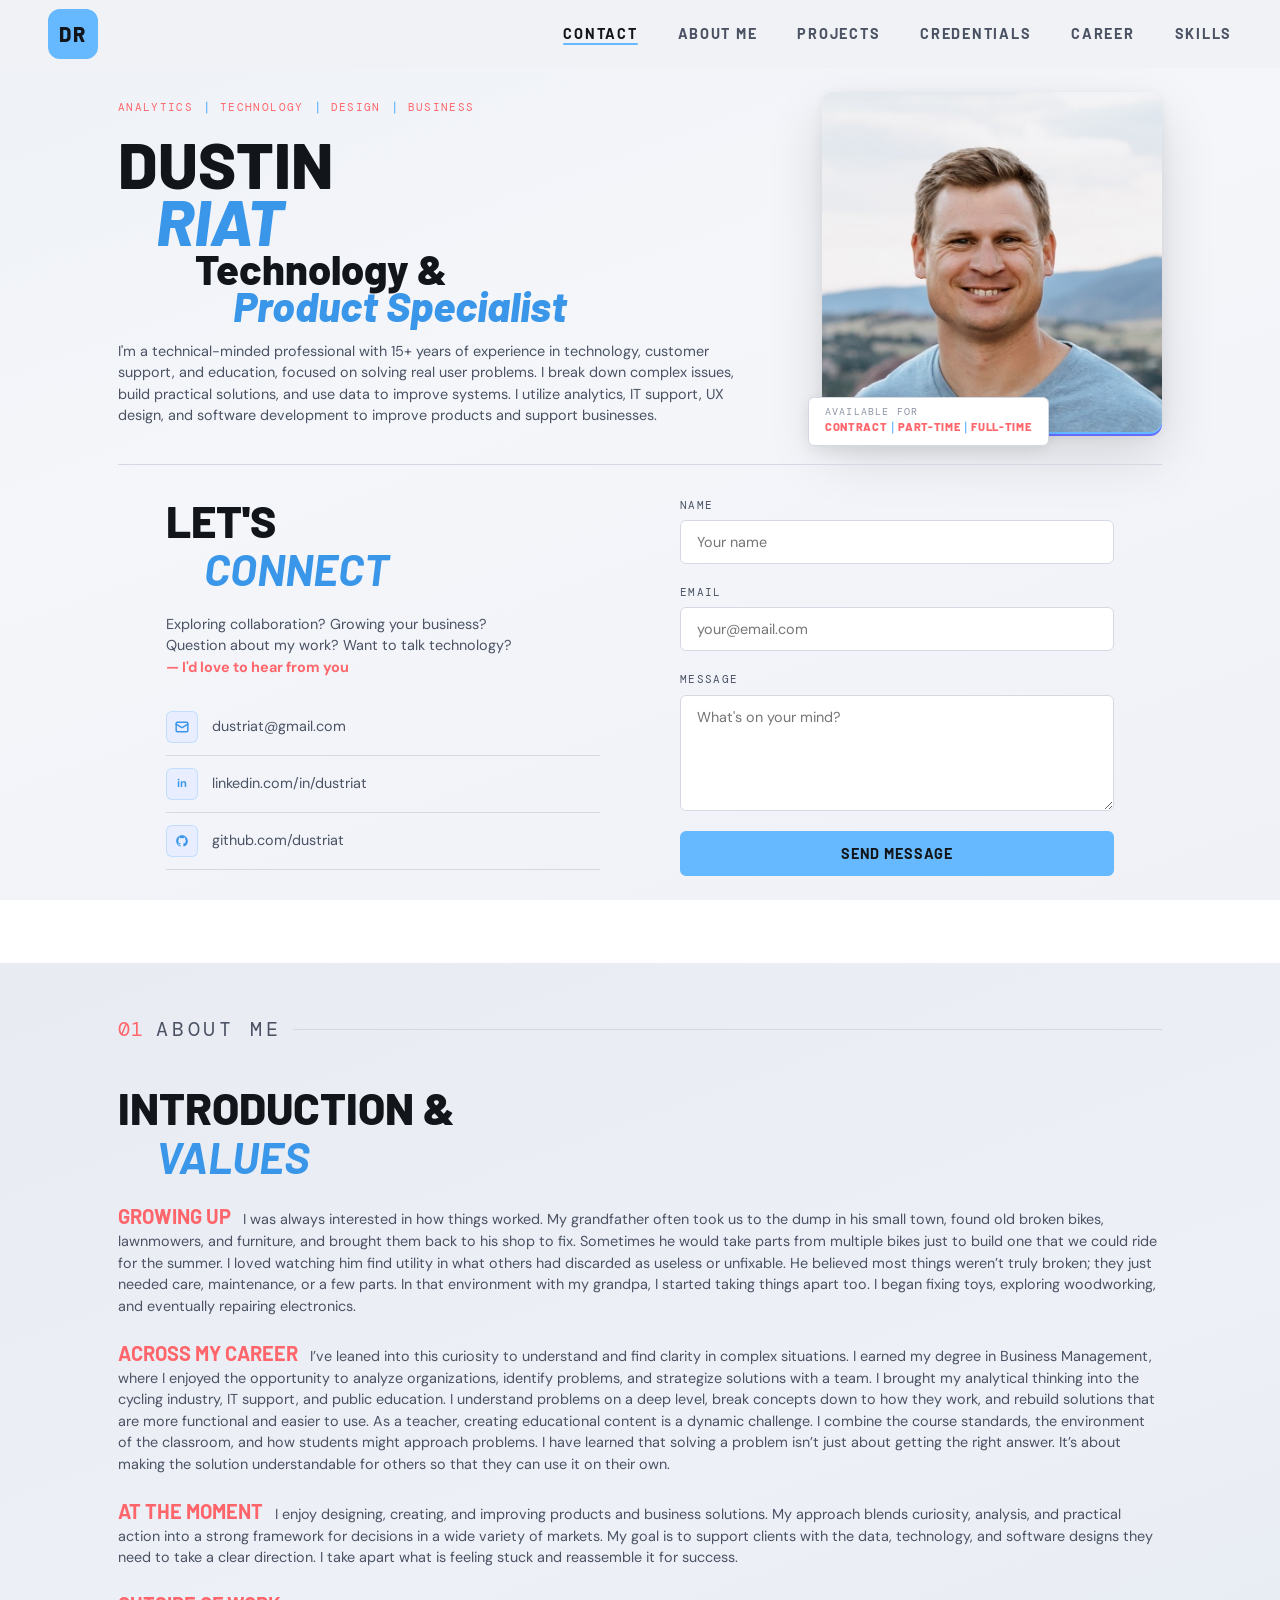
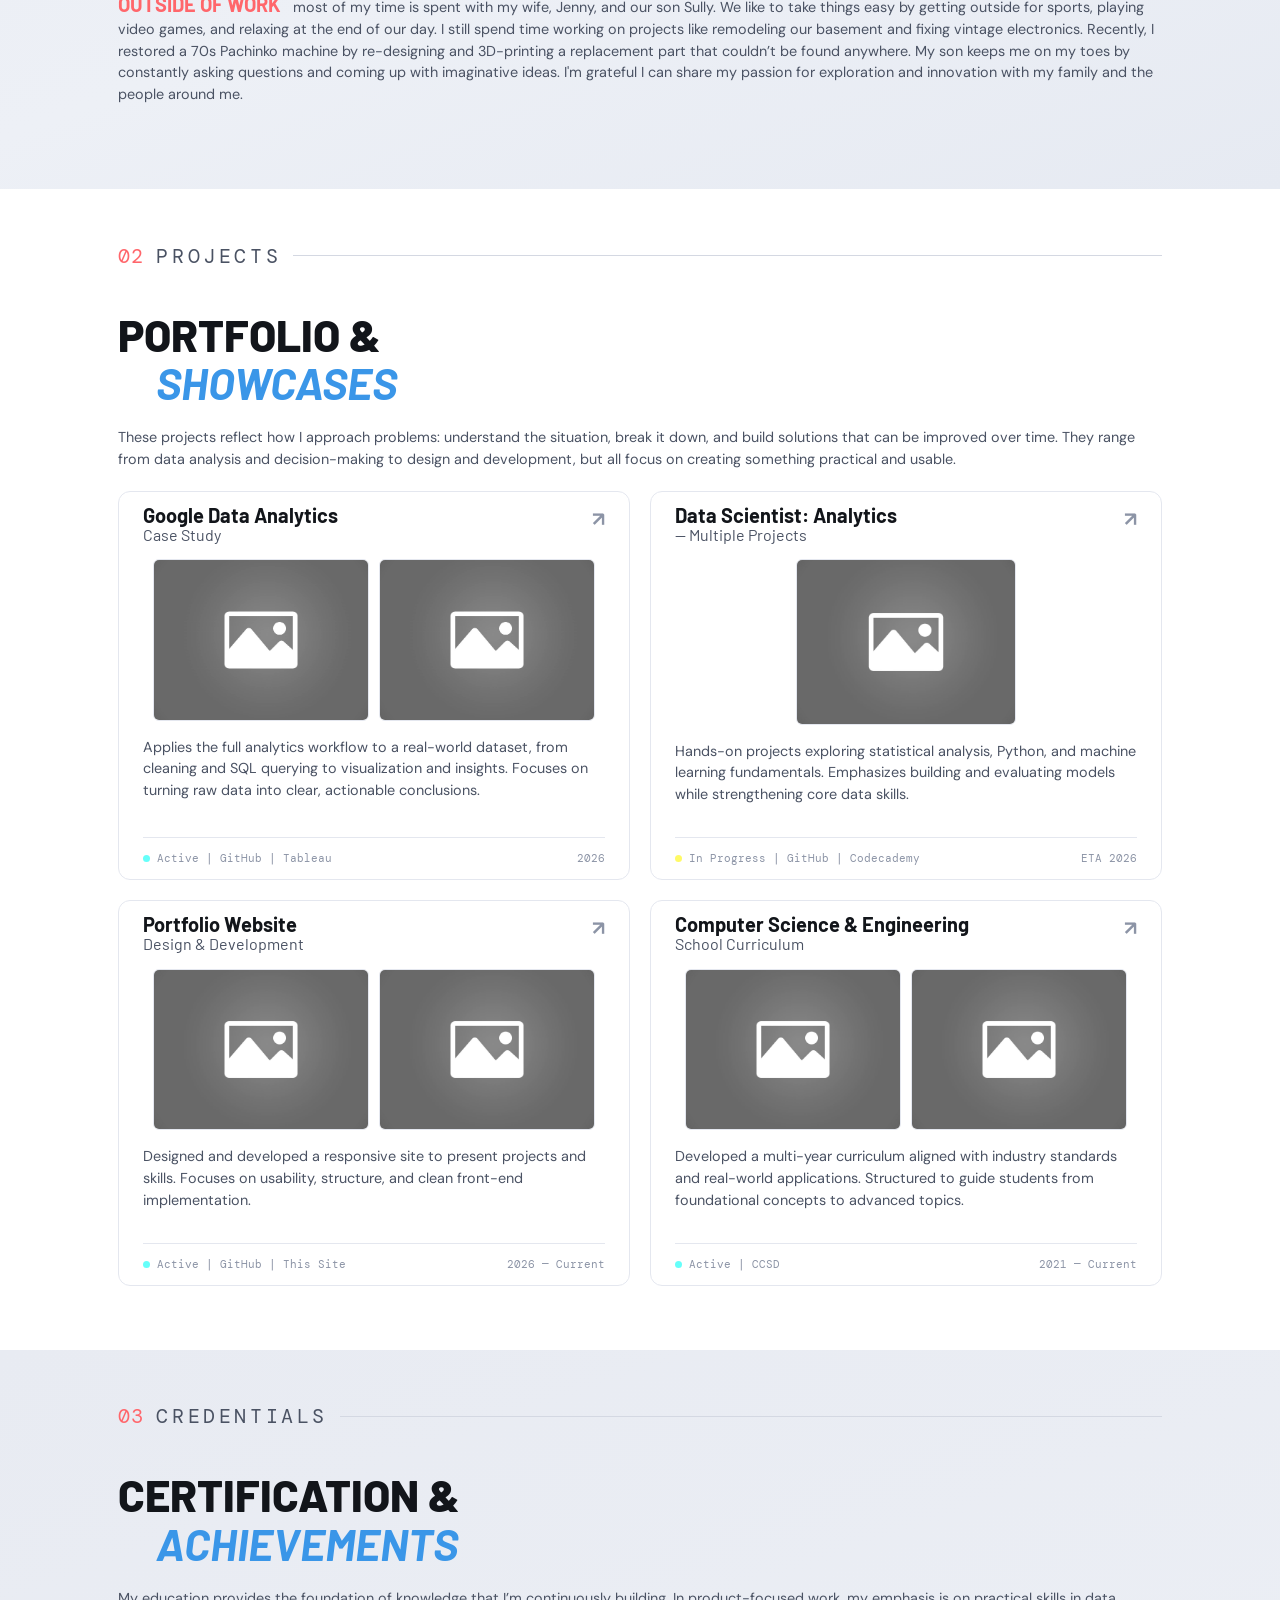
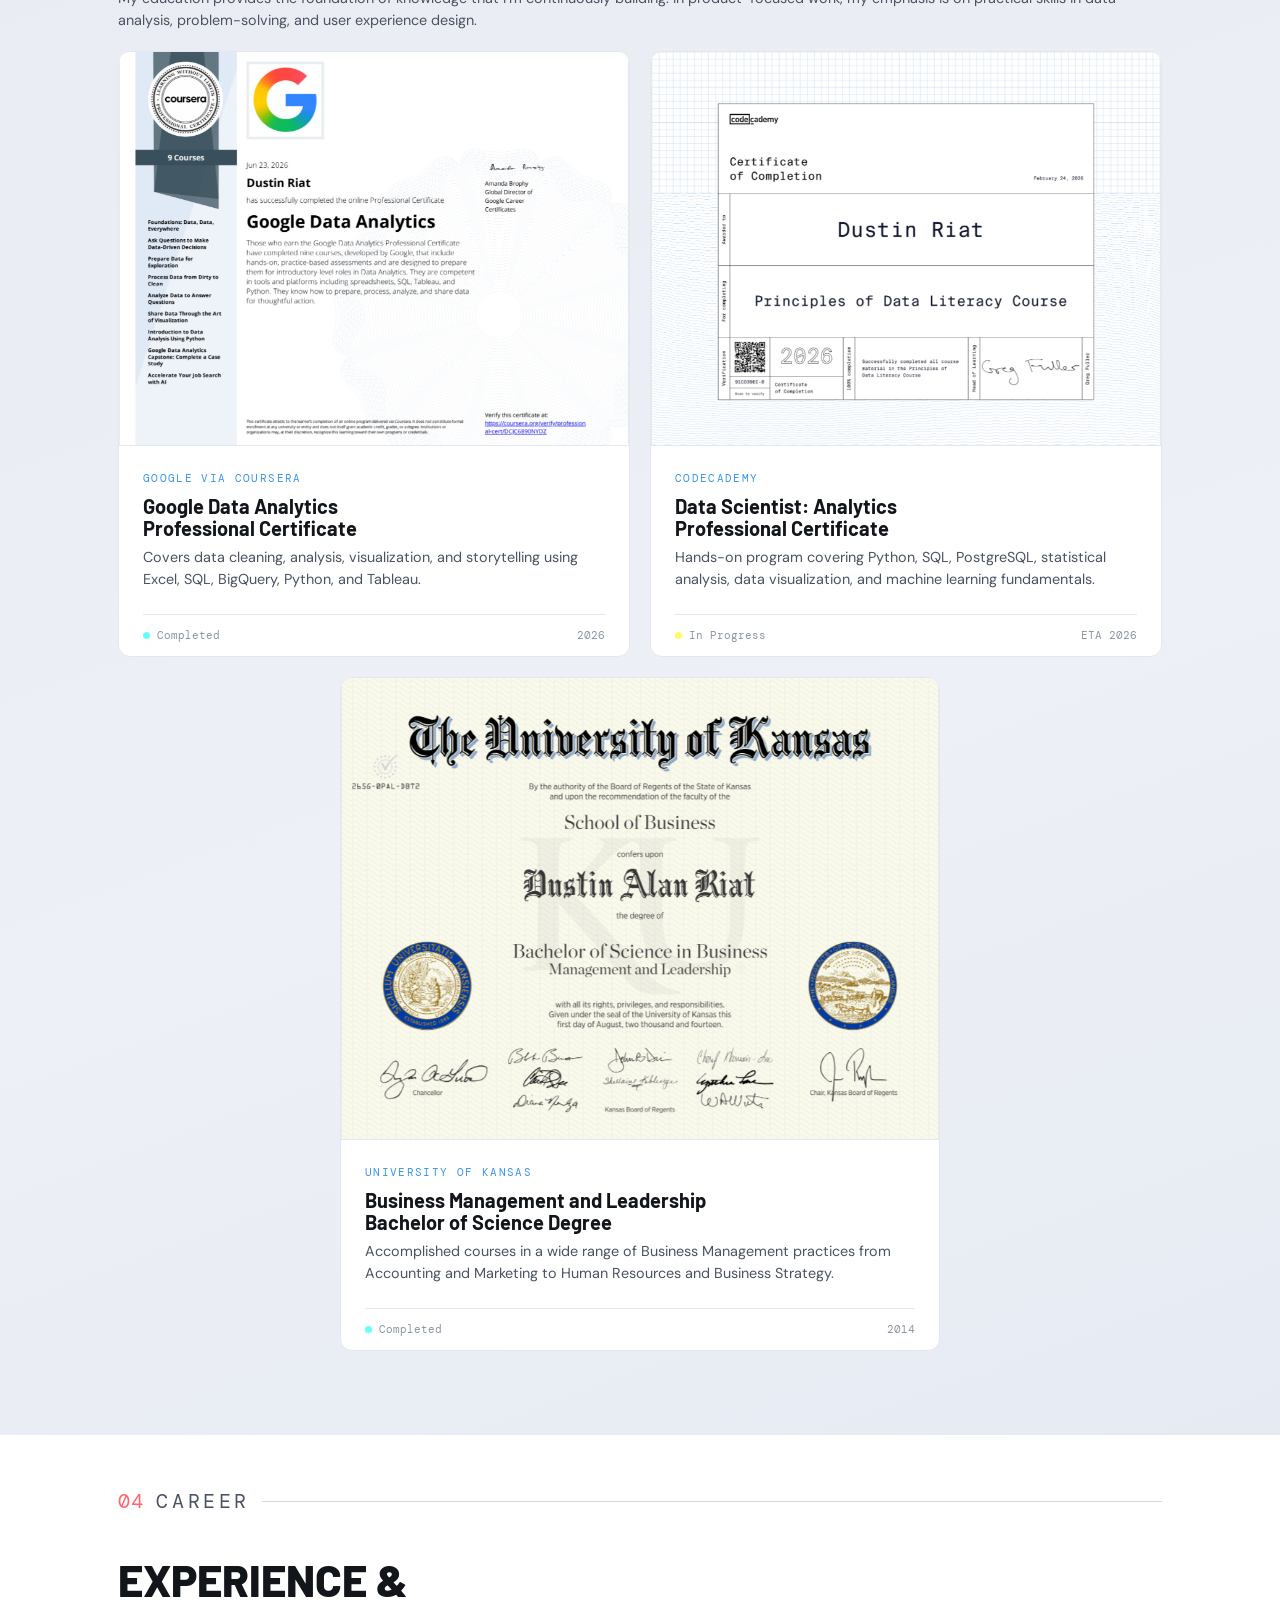
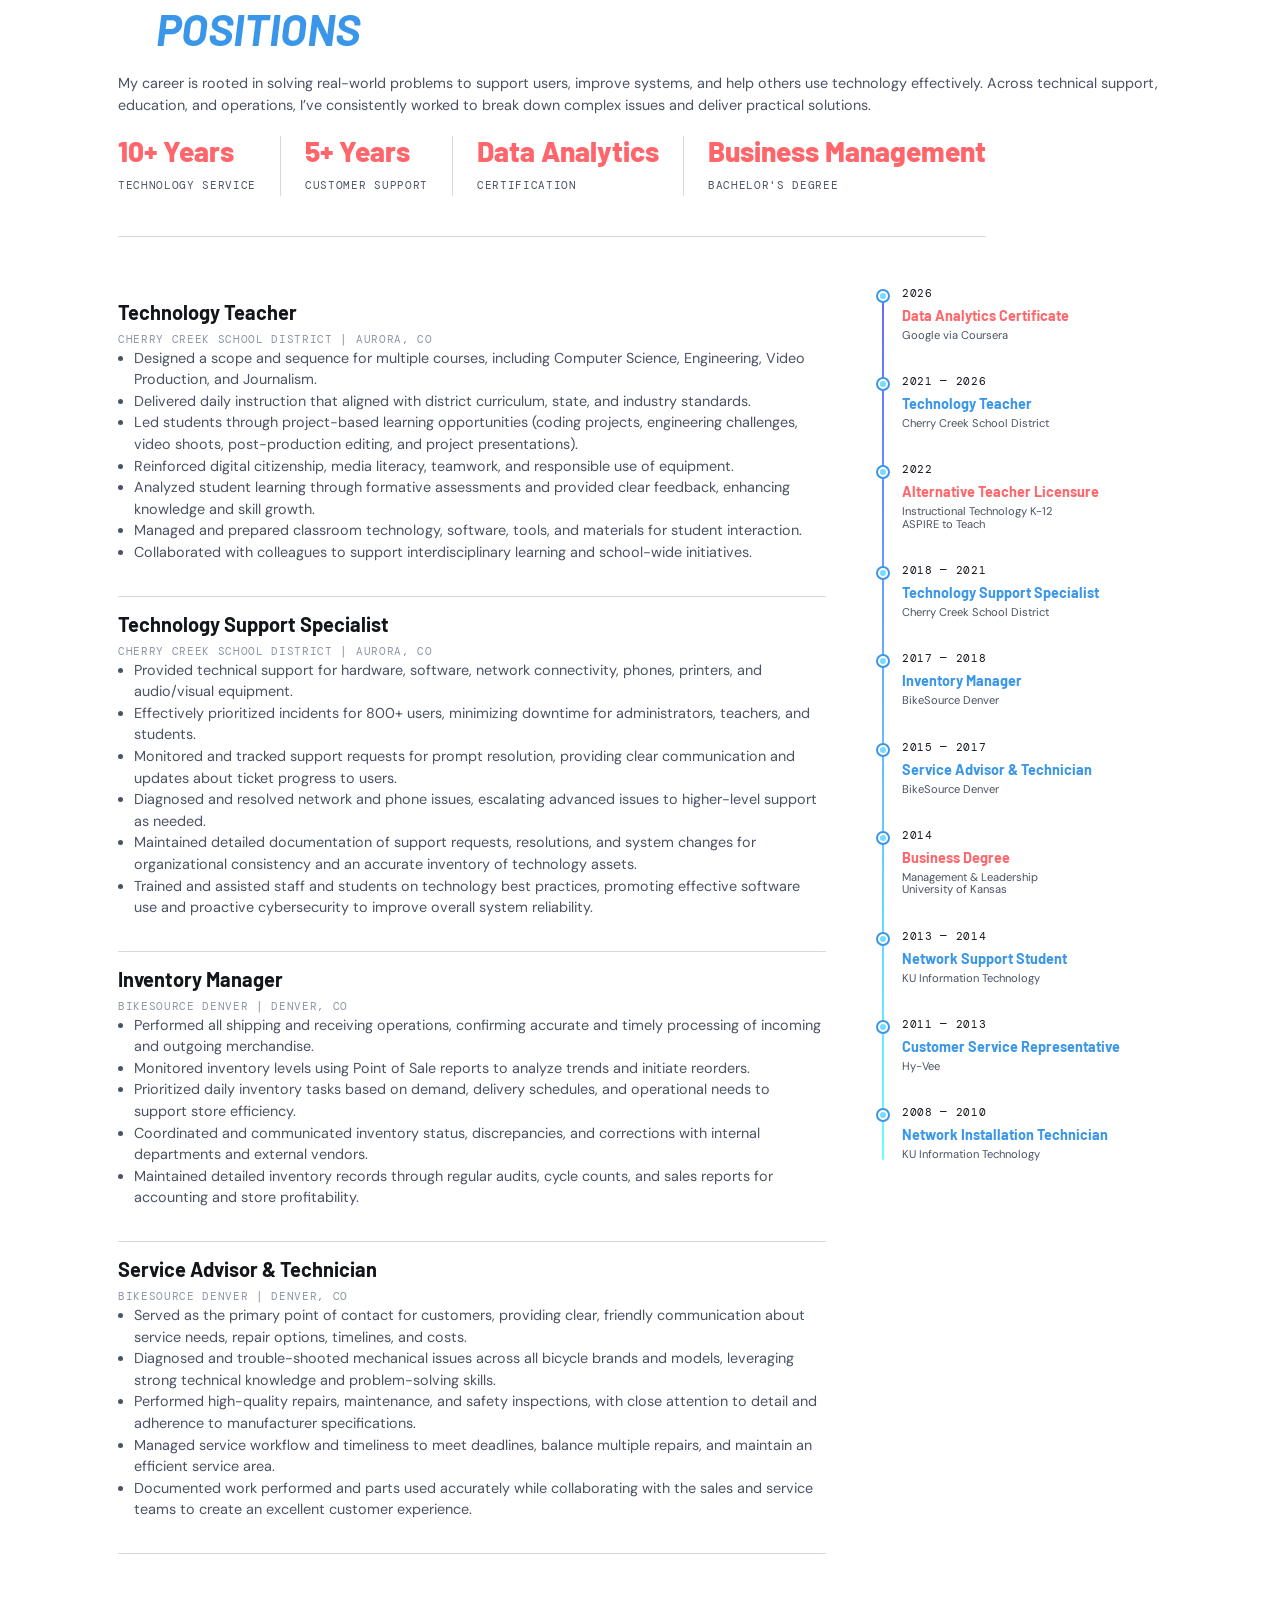
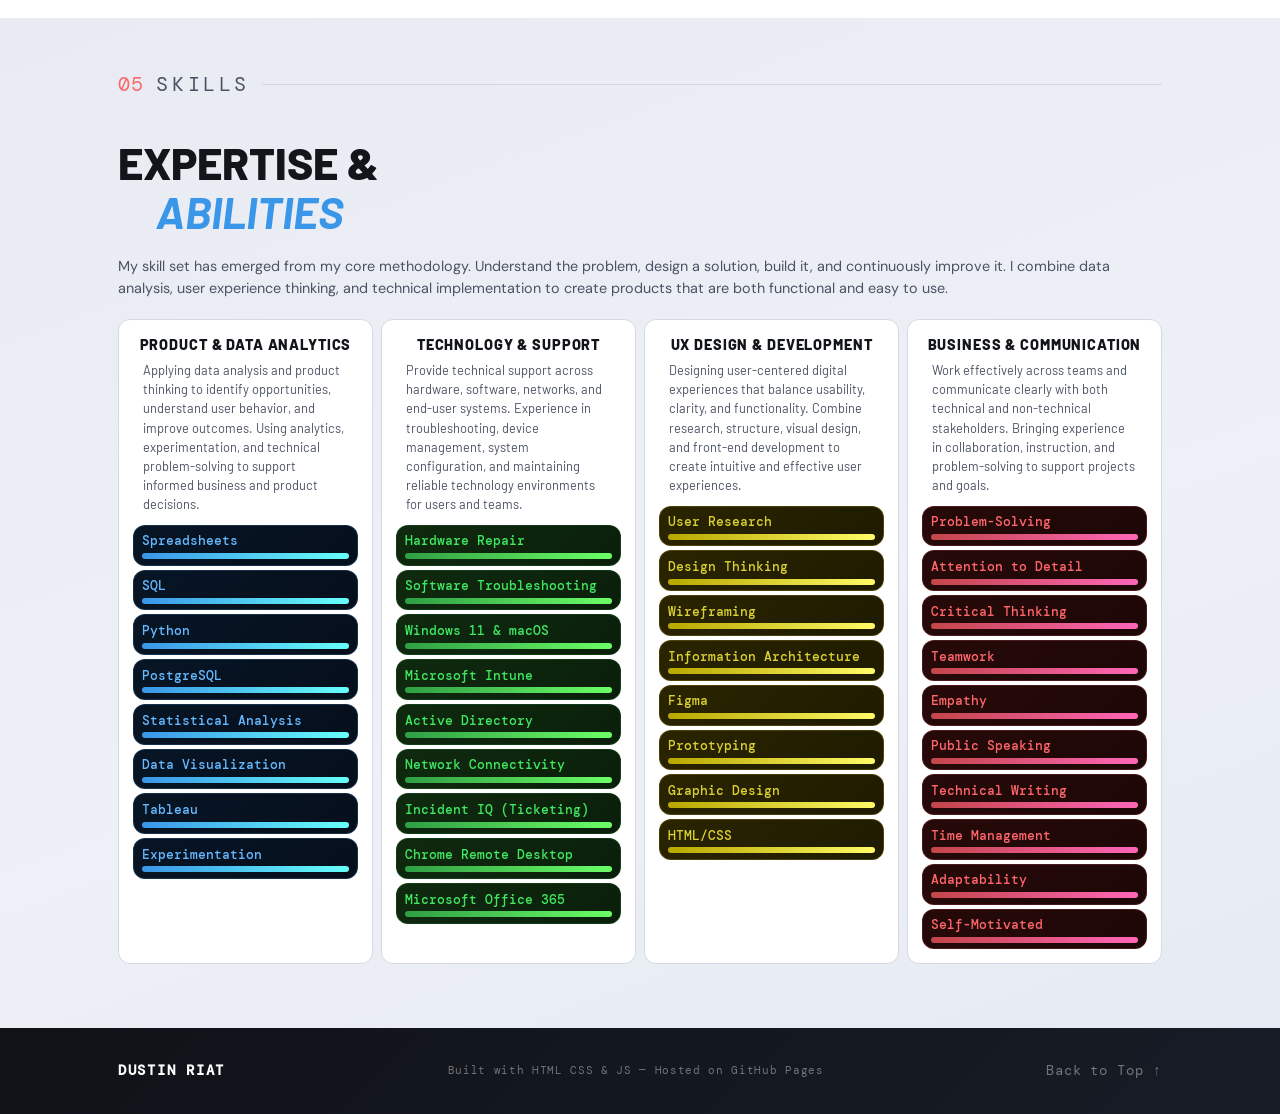
<file: index.html>
<!DOCTYPE html>
<html lang="en">
<head>
  <meta charset="UTF-8" />
  <meta name="viewport" content="width=device-width, initial-scale=1.0" />

  <!-- Google Tag Manager -->
  <script>(function(w,d,s,l,i){w[l]=w[l]||[];w[l].push({'gtm.start':
  new Date().getTime(),event:'gtm.js'});var f=d.getElementsByTagName(s)[0],
  j=d.createElement(s),dl=l!='dataLayer'?'&l='+l:'';j.async=true;j.src=
  'https://www.googletagmanager.com/gtm.js?id='+i+dl;f.parentNode.insertBefore(j,f);
  })(window,document,'script','dataLayer','GTM-MWKNGQVZ');</script>

  <title>Dustin Riat | Portfolio</title>
  <link rel="apple-touch-icon" sizes="180x180" href="favicon/apple-touch-icon.png">
  <link rel="icon" type="image/png" sizes="32x32" href="favicon/favicon-32x32.png">
  <link rel="icon" type="image/png" sizes="16x16" href="favicon/favicon-16x16.png">
  <link rel="manifest" href="favicon/site.webmanifest">
  <link rel="stylesheet" href="style.css" />
  <link rel="preconnect" href="https://fonts.googleapis.com" />
  <link rel="preconnect" href="https://fonts.gstatic.com" crossorigin />
  <link href="https://fonts.googleapis.com/css2?family=Barlow:ital,wght@0,400;0,600;0,700;0,800;1,600;1,700&family=DM+Sans:opsz,wght@9..40,300;9..40,400;9..40,500;9..40,600&family=DM+Mono:wght@400;500&display=swap" rel="stylesheet" />
</head>
<body>

  <!-- ═══ NAV ═══ -->
  <nav class="nav" id="nav">
    <div class="nav__logo">
      <a href="index.html"><span class="nav__initials">DR</span></a>
    </div>
    <ul class="nav__links">
      <li><a href="#home">Contact</a></li>
      <li><a href="#about">About Me</a></li>      
      <li><a href="#projects">Projects</a></li>
      <li><a href="#creds">Credentials</a></li>
      <li><a href="#career">Career</a></li>
      <li><a href="#skills">Skills</a></li>
    </ul>
    <button class="nav__hamburger" id="hamburger" aria-label="Toggle menu">
      <span></span><span></span><span></span>
    </button>
  </nav>

  <!-- ═══ MOBILE MENU ═══ -->
  <div class="mobile-menu" id="mobileMenu">
    <ul>
      <li><a href="#home"     class="mobile-link">Contact</a></li>
      <li><a href="#about"     class="mobile-link">About Me</a></li>
      <li><a href="#projects" class="mobile-link">Projects</a></li>
      <li><a href="#creds"    class="mobile-link">Credentials</a></li>
      <li><a href="#career"   class="mobile-link">Career</a></li>
      <li><a href="#skills"   class="mobile-link">Skills</a></li>
    </ul>
  </div>

  <!-- ═══ HERO PAGE ═══ -->
  <header class="hero" id="home">

    <div class="hero__content">
      <article>
        <div class="hero__eyebrow">
          <span class="hero__tag">Analytics</span>
          <span class="hero__divider"> | </span>
          <span class="hero__tag">Technology</span>
          <span class="hero__divider"> | </span>
          <span class="hero__tag">Design</span>
          <span class="hero__divider"> | </span>
          <span class="hero__tag">Business</span>
        </div>
        <h1 class="hero__headline">
          <span class="hero__line hero__line--1">Dustin</span>
          <span class="hero__line hero__line--2">Riat</span>
          <span class="hero__line hero__line--3">Technology &amp;</span>
          <span class="hero__line hero__line--4">Product Specialist</span>
        </h1>
        <p class="hero__sub">
          I'm a technical-minded professional with 15+ years of experience in technology, customer support, and education, focused on solving real user problems. I break down complex issues, build practical solutions, and use data to improve systems. I utilize analytics, IT support, UX design, and software development to improve products and support businesses.
        </p>
      </article>

      <figure class="hero__photo-wrap">
        <div class="hero__photo-frame">
          <img
            src="portfolio_images/Dustin_Headshot.jpg"
            alt="Dustin Riat — Headshot Photo"
            class="hero__photo"
            width="400" height="400"
          />
        </div>
        <figcaption class="hero__photo-badge">
          <span class="hero__badge-available">Available for</span>
          <div class="hero__badge-row">
            <span class="hero__badge-work">Contract</span>
            <span class="hero__divider">|</span>
            <span class="hero__badge-work">Part-time</span>
            <span class="hero__divider">|</span>
            <span class="hero__badge-work">Full-time</span>
          </div>
        </figcaption>
      </figure>
    </div>

    <!-- ═══ CONTACT ═══ -->
    <div class="contact-strip section">
      <div class="container">
        <div class="contact__grid">
          <aside class="contact__info">
            <h2 class="section__heading">Let's</h2>
            <h2 class="section__heading section__heading--2">Connect</h2>
            <p>
              Exploring collaboration? Growing your business?<br/>
              Question about my work? Want to talk technology?
              <br/>
              <span style="color:#FF666B; font-weight:bold;">— I'd love to hear from you</span>
            </p>
            <div class="contact__links">
              <a href="mailto:dustriat@gmail.com" class="contact__link">
                <span class="contact__link-icon">
                  <svg width="14" height="14" viewBox="0 0 24 24" fill="none" stroke="currentColor" stroke-width="2.5" stroke-linecap="round" stroke-linejoin="round"><rect x="2" y="4" width="20" height="16" rx="2"/><path d="m22 7-8.97 5.7a1.94 1.94 0 0 1-2.06 0L2 7"/></svg>
                </span>
                <span>dustriat@gmail.com</span>
              </a>
              <a href="https://www.linkedin.com/in/dustriat" class="contact__link" target="_blank" rel="noopener">
                <span class="contact__link-icon">in</span>
                <span>linkedin.com/in/dustriat</span>
              </a>
              <a href="https://github.com/dustriat" class="contact__link" target="_blank" rel="noopener">
                <span class="contact__link-icon">
                  <svg width="14" height="14" viewBox="0 0 24 24" fill="currentColor"><path d="M12 2C6.477 2 2 6.484 2 12.017c0 4.425 2.865 8.18 6.839 9.504.5.092.682-.217.682-.483 0-.237-.008-.868-.013-1.703-2.782.605-3.369-1.343-3.369-1.343-.454-1.158-1.11-1.466-1.11-1.466-.908-.62.069-.608.069-.608 1.003.07 1.531 1.032 1.531 1.032.892 1.53 2.341 1.088 2.91.832.092-.647.35-1.088.636-1.338-2.22-.253-4.555-1.113-4.555-4.951 0-1.093.39-1.988 1.029-2.688-.103-.253-.446-1.272.098-2.65 0 0 .84-.27 2.75 1.026A9.564 9.564 0 0 1 12 6.844a9.59 9.59 0 0 1 2.504.337c1.909-1.296 2.747-1.027 2.747-1.027.546 1.379.202 2.398.1 2.651.64.7 1.028 1.595 1.028 2.688 0 3.848-2.339 4.695-4.566 4.943.359.309.678.92.678 1.855 0 1.338-.012 2.419-.012 2.747 0 .268.18.58.688.482A10.019 10.019 0 0 0 22 12.017C22 6.484 17.522 2 12 2z"/></svg>
                </span>
                <span>github.com/dustriat</span>
              </a>
            </div>
          </aside>
          <form class="contact__form" id="contactForm" action="https://formspree.io/f/xeeverko" method="POST">
            <div class="form-group">
              <label for="name">Name</label>
              <input type="text" id="name" name="name" placeholder="Your name" required />
            </div>
            <div class="form-group">
              <label for="email">Email</label>
              <input type="email" id="email" name="email" placeholder="your@email.com" required />
            </div>
            <div class="form-group">
              <label for="message">Message</label>
              <textarea id="message" name="message" rows="5" placeholder="What's on your mind?" required></textarea>
            </div>
            <div class="form-group">
              <button type="submit" class="btn btn--primary btn--full">Send Message</button>
              <p class="form-note" id="formNote"></p>
            </div>
          </form>
        </div>
      </div>
    </div>

  </header>

  <main>
    <!-- ═══ ABOUT ME ═══ -->
    <section class="section section--alt" id="about">
      <div class="container">
        <div class="section-label">
          <span class="section-number">01</span>
          <span class="section-title">About Me</span>
        </div>
        <h2 class="section__heading">Introduction &amp;</h2>
        <h2 class="section__heading section__heading--2">Values</h2>
        <p class="about__desc">
          <span class="desc-accent">Growing up</span>I was always interested in how things worked. My grandfather often took us to the dump in his small town, found old broken bikes, lawnmowers, and furniture, and brought them back to his shop to fix. Sometimes he would take parts from multiple bikes just to build one that we could ride for the summer. I loved watching him find utility in what others had discarded as useless or unfixable. He believed most things weren’t truly broken; they just needed care, maintenance, or a few parts. In that environment with my grandpa, I started taking things apart too. I began fixing toys, exploring woodworking, and eventually repairing electronics.
        </p>
        <p class="about__desc">
          <span class="desc-accent">Across my career</span>I’ve leaned into this curiosity to understand and find clarity in complex situations. I earned my degree in Business Management, where I enjoyed the opportunity to analyze organizations, identify problems, and strategize solutions with a team. I brought my analytical thinking into the cycling industry, IT support, and public education. I understand problems on a deep level, break concepts down to how they work, and rebuild solutions that are more functional and easier to use. As a teacher, creating educational content is a dynamic challenge. I combine the course standards, the environment of the classroom, and how students might approach problems. I have learned that solving a problem isn’t just about getting the right answer. It’s about making the solution understandable for others so that they can use it on their own.
        </p>
        <p class="about__desc">
          <span class="desc-accent">At the moment</span>I enjoy designing, creating, and improving products and business solutions. My approach blends curiosity, analysis, and practical action into a strong framework for decisions in a wide variety of markets. My goal is to support clients with the data, technology, and software designs they need to take a clear direction. I take apart what is feeling stuck and reassemble it for success.
        </p>
        <p class="about__desc">
          <span class="desc-accent">Outside of work</span>most of my time is spent with my wife, Jenny, and our son Sully. We like to take things easy by getting outside for sports, playing video games, and relaxing at the end of our day. I still spend time working on projects like remodeling our basement and fixing vintage electronics. Recently, I restored a 70s Pachinko machine by re-designing and 3D-printing a replacement part that couldn’t be found anywhere. My son keeps me on my toes by constantly asking questions and coming up with imaginative ideas. I'm grateful I can share my passion for exploration and innovation with my family and the people around me.
        </p>
      </div>
    </section>

    <!-- ═══ PROJECTS ═══ -->
    <section class="section" id="projects">
      <div class="container">
        <div class="section-label">
          <span class="section-number">02</span>
          <span class="section-title">Projects</span>
        </div>

        <h2 class="section__heading">Portfolio &amp;</h2>
        <h2 class="section__heading section__heading--2">Showcases</h2>
        <p>
          These projects reflect how I approach problems: understand the situation, break it down, and build solutions that can be improved over time. They range from data analysis and decision-making to design and development, but all focus on creating something practical and usable.
        </p>

        <!-- ═══ PROJECT CARDS ═══ -->
        <div class="projects__grid">

          <a href="project_pages/google_capstone.html" class="project-card" aria-label="Google Data Analytics Project">
            <div class="project-card__top">
              <div class="project-card__title">
                <h3>Google Data Analytics</h3>
                <h4>Case Study</h4>
              </div>
              <span class="project-card__arrow">&#8599;</span>
            </div>

            <div class="project-card__thumb-grid">
              <div class="project-card__thumb"><img src="project_pages/google_capstone/placeholder.jpg" alt="SQL / BigQuery preview" /></div>
              <div class="project-card__thumb"><img src="project_pages/google_capstone/placeholder.jpg" alt="Tableau preview" /></div>
            </div>
            
            <p class="project-card__desc">Applies the full analytics workflow to a real-world dataset, from cleaning and SQL querying to visualization and insights. Focuses on turning raw data into clear, actionable conclusions.</p>
            <div class="meta">
              <span class="status">
                <span class="status-dot status-dot--active"></span>
                Active | GitHub | Tableau
              </span>
              <span class="eta">
                2026
              </span>
            </div>
          </a>

          <a href="project_pages/codecademy_projects.html" class="project-card" aria-label="Data Scientist: Analytics Projects">
            <div class="project-card__top">
              <div class="project-card__title">
                <h3>Data Scientist: Analytics</h3>
                <h4>— Multiple Projects</h4>
              </div>
              <span class="project-card__arrow">&#8599;</span>
            </div>

            <div class="project-card__thumb-grid">
              <div class="project-card__thumb"><img src="project_pages/codecademy_projects/placeholder.jpg" alt="Python preview" /></div>
            </div>
            
            <p class="project-card__desc">Hands-on projects exploring statistical analysis, Python, and machine learning fundamentals. Emphasizes building and evaluating models while strengthening core data skills.</p>
            <div class="meta">
              <span class="status">
                <span class="status-dot status-dot--progress"></span>
                In Progress | GitHub | Codecademy
              </span>
              <span class="eta">
                ETA 2026
              </span>
            </div>
          </a>

          <a href="project_pages/web_design.html" class="project-card" aria-label="Portfolio Website Project">
            <div class="project-card__top">
              <div class="project-card__title">
                <h3>Portfolio Website</h3>
                <h4>Design &amp; Development</h4>
              </div>
              <span class="project-card__arrow">&#8599;</span>
            </div>

            <div class="project-card__thumb-grid">
              <div class="project-card__thumb"><img src="project_pages/web_design/placeholder.jpg" alt="HTML/CSS preview" /></div>
              <div class="project-card__thumb"><img src="project_pages/web_design/placeholder.jpg" alt="JavaScript preview" /></div>
            </div>
            
            <p class="project-card__desc">Designed and developed a responsive site to present projects and skills. Focuses on usability, structure, and clean front-end implementation.</p>
            <div class="meta">
              <span class="status">
                <span class="status-dot status-dot--active"></span>
                Active | GitHub | This Site
              </span>
              <span class="eta">
                2026 — Current
              </span>
            </div>
          </a>

          <a href="project_pages/school_curriculum.html" class="project-card" aria-label="Computer Science and Engineering Curriculum">
            <div class="project-card__top">
              <div class="project-card__title">
                <h3>Computer Science &amp; Engineering</h3>
                <h4>School Curriculum</h4>
              </div>
              <span class="project-card__arrow">&#8599;</span>
            </div>

            <div class="project-card__thumb-grid">
              <div class="project-card__thumb"><img src="project_pages/school_curriculum/placeholder.jpg" alt="CS curriculum preview" /></div>
              <div class="project-card__thumb"><img src="project_pages/school_curriculum/placeholder.jpg" alt="Engineering preview" /></div>
            </div>
            
            <p class="project-card__desc">Developed a multi-year curriculum aligned with industry standards and real-world applications. Structured to guide students from foundational concepts to advanced topics.</p>
            <div class="meta">
              <span class="status">
                <span class="status-dot status-dot--active"></span>
                Active | CCSD
              </span>
              <span class="eta">
                2021 — Current
              </span>
            </div>
          </a>

        </div>
      </div>
    </section>

    <!-- ═══ CREDENTIALS ═══ -->
    <section class="section section--alt" id="creds">
      <div class="container">
        <div class="section-label">
          <span class="section-number">03</span>
          <span class="section-title">Credentials</span>
        </div>
        <h2 class="section__heading">Certification &amp;</h2>
        <h2 class="section__heading section__heading--2">Achievements</h2>
        <p>
          My education provides the foundation of knowledge that I’m continuously building. In product-focused work, my emphasis is on practical skills in data analysis, problem-solving, and user experience design.
        </p>

        <div class="creds__grid">

          <a href="https://www.coursera.org/account/accomplishments/professional-cert/DCJC6890NYDZ" class="cred-card" target="_blank" rel="noopener" aria-label="Google Data Analytics Certificate">
            <div class="cred-card__img-wrap">
              <img src="portfolio_images/Google Data Analytics Certificate.png" alt="Data Analytics Certificate" />
            </div>
            <div class="cred-card__body">
              <span class="cred-card__issuer">Google via Coursera</span>
              <h3 class="cred-card__title">Google Data Analytics<br/>Professional Certificate</h3>
              <p class="cred-card__desc">Covers data cleaning, analysis, visualization, and storytelling using Excel, SQL, BigQuery, Python, and Tableau.</p>
            </div>
            <div class="meta meta__cred-card">
              <span class="status">
                <span class="status-dot status-dot--active"></span>
                Completed
              </span>
              <span class="eta">2026</span>
            </div>
          </a>

          <div class="cred-card">
            <div class="cred-card__img-wrap">
              <img src="portfolio_images/Codecademy Data Scientist.png" alt="Data Scientist Certificate" />
            </div>
            <div class="cred-card__body">
              <span class="cred-card__issuer">Codecademy</span>
              <h3 class="cred-card__title">Data Scientist: Analytics<br/>Professional Certificate</h3>
              <p class="cred-card__desc">Hands-on program covering Python, SQL, PostgreSQL, statistical analysis, data visualization, and machine learning fundamentals.</p>
            </div>
            <div class="meta meta__cred-card">
              <span class="status">
                <span class="status-dot status-dot--progress"></span>
                In Progress
              </span>
              <span class="eta">ETA 2026</span>
            </div>
          </div>

          <a href="https://registrar.ku.edu/cecredentialsr/validation" class="cred-card solo" target="_blank" rel="noopener" aria-label="University of Kansas Diploma">
            <div class="cred-card__img-wrap">
              <img src="portfolio_images/University of Kansas Diploma.png" alt="Bachelor Degree Diploma" />
            </div>
            <div class="cred-card__body">
              <span class="cred-card__issuer">University of Kansas</span>
              <h3 class="cred-card__title">Business Management and Leadership<br/>Bachelor of Science Degree</h3>
              <p class="cred-card__desc">Accomplished courses in a wide range of Business Management practices from Accounting and Marketing to Human Resources and Business Strategy.</p>
            </div>
            <div class="meta meta__cred-card">
              <span class="status">
                <span class="status-dot status-dot--active"></span>
                Completed
              </span>
              <span class="eta">2014</span>
            </div>
          </a>

        </div>

      </div>
    </section>

    <!-- ═══ CAREER ═══ -->
    <section class="section" id="career">
      <div class="container">
        <div class="section-label">
          <span class="section-number">04</span>
          <span class="section-title">Career</span>
        </div>
        <h2 class="section__heading">Experience &amp;</h2>
        <h2 class="section__heading section__heading--2">Positions</h2>
        <p>
          My career is rooted in solving real-world problems to support users, improve systems, and help others use technology effectively. Across technical support, education, and operations, I’ve consistently worked to break down complex issues and deliver practical solutions.
        </p>

        <!-- Stats row at top of career section -->
        <aside class="career__stats">
          <div class="stat">
            <span class="stat__value">10+ Years</span>
            <span class="stat__label">Technology Service</span>
          </div>
          <div class="stat">
            <span class="stat__value">5+ Years</span>
            <span class="stat__label">Customer Support</span>
          </div>
          <div class="stat">
            <span class="stat__value">Data Analytics</span>
            <span class="stat__label">Certification</span>
          </div>
          <div class="stat">
            <span class="stat__value">Business Management</span>
            <span class="stat__label">Bachelor's Degree</span>
          </div>
        </aside>

        <div class="career__grid">

          <!-- ═══ CAREER ROLES ═══ -->
          <div class="career__list">

            <article class="career-item">
              <div class="career-item__content">
                <h3>Technology Teacher</h3>
                <span class="career-item__org">Cherry Creek School District | Aurora, CO</span>
                <ul>
                  <li>Designed a scope and sequence for multiple courses, including Computer Science, Engineering, Video Production, and Journalism.</li>
                  <li>Delivered daily instruction that aligned with district curriculum, state, and industry standards.</li>
                  <li>Led students through project-based learning opportunities (coding projects, engineering challenges, video shoots, post-production editing, and project presentations).</li>
                  <li>Reinforced digital citizenship, media literacy, teamwork, and responsible use of equipment.</li>
                  <li>Analyzed student learning through formative assessments and provided clear feedback, enhancing knowledge and skill growth.</li>
                  <li>Managed and prepared classroom technology, software, tools, and materials for student interaction.</li>
                  <li>Collaborated with colleagues to support interdisciplinary learning and school-wide initiatives.</li>
                </ul>
              </div>
            </article>

            <article class="career-item">
              <div class="career-item__content">
                <h3>Technology Support Specialist</h3>
                <span class="career-item__org">Cherry Creek School District | Aurora, CO</span>
                <ul>
                  <li>Provided technical support for hardware, software, network connectivity, phones, printers, and audio/visual equipment.</li>
                  <li>Effectively prioritized incidents for 800+ users, minimizing downtime for administrators, teachers, and students.</li>
                  <li>Monitored and tracked support requests for prompt resolution, providing clear communication and updates about ticket progress to users.</li>
                  <li>Diagnosed and resolved network and phone issues, escalating advanced issues to higher-level support as needed.</li>
                  <li>Maintained detailed documentation of support requests, resolutions, and system changes for organizational consistency and an accurate inventory of technology assets.</li>
                  <li>Trained and assisted staff and students on technology best practices, promoting effective software use and proactive cybersecurity to improve overall system reliability.</li>
                </ul>
              </div>
            </article>

            <article class="career-item">
              <div class="career-item__content">
                <h3>Inventory Manager</h3>
                <span class="career-item__org">BikeSource Denver | Denver, CO</span>
                <ul>
                  <li>Performed all shipping and receiving operations, confirming accurate and timely processing of incoming and outgoing merchandise.</li>
                  <li>Monitored inventory levels using Point of Sale reports to analyze trends and initiate reorders.</li>
                  <li>Prioritized daily inventory tasks based on demand, delivery schedules, and operational needs to support store efficiency.</li>
                  <li>Coordinated and communicated inventory status, discrepancies, and corrections with internal departments and external vendors.</li>
                  <li>Maintained detailed inventory records through regular audits, cycle counts, and sales reports for accounting and store profitability.</li>
                </ul>
              </div>
            </article>

            <article class="career-item">
              <div class="career-item__content">
                <h3>Service Advisor &amp; Technician</h3>
                <span class="career-item__org">BikeSource Denver | Denver, CO</span>
                <ul>
                  <li>Served as the primary point of contact for customers, providing clear, friendly communication about service needs, repair options, timelines, and costs.</li>
                  <li>Diagnosed and trouble-shooted mechanical issues across all bicycle brands and models, leveraging strong technical knowledge and problem-solving skills.</li>
                  <li>Performed high-quality repairs, maintenance, and safety inspections, with close attention to detail and adherence to manufacturer specifications.</li>
                  <li>Managed service workflow and timeliness to meet deadlines, balance multiple repairs, and maintain an efficient service area.</li>
                  <li>Documented work performed and parts used accurately while collaborating with the sales and service teams to create an excellent customer experience.</li>
                </ul>
              </div>
            </article>

          </div>

          <!-- ═══ CAREER TIMELINE ═══ -->
          <aside class="career__timeline">

            <div class="timeline-item">
              <div class="timeline-item__era">2026</div>
              <div class="timeline-item__title edu">Data Analytics Certificate</div>
              <div class="timeline-item__sub">Google via Coursera</div>
            </div>

            <div class="timeline-item">
              <div class="timeline-item__era">2021 &mdash; 2026</div>
              <div class="timeline-item__title">Technology Teacher</div>
              <div class="timeline-item__sub">Cherry Creek School District</div>
            </div>

            <div class="timeline-item">
              <div class="timeline-item__era">2022</div>
              <div class="timeline-item__title edu">Alternative Teacher Licensure</div>
              <div class="timeline-item__sub">Instructional Technology K-12</div>
              <div class="timeline-item__sub">ASPIRE to Teach</div>
            </div>

            <div class="timeline-item">
              <div class="timeline-item__era">2018 &mdash; 2021</div>
              <div class="timeline-item__title">Technology Support Specialist</div>
              <div class="timeline-item__sub">Cherry Creek School District</div>
            </div>

            <div class="timeline-item">
              <div class="timeline-item__era">2017 &mdash; 2018</div>
              <div class="timeline-item__title">Inventory Manager</div>
              <div class="timeline-item__sub">BikeSource Denver</div>
            </div>

            <div class="timeline-item">
              <div class="timeline-item__era">2015 &mdash; 2017</div>
              <div class="timeline-item__title">Service Advisor &amp; Technician</div>
              <div class="timeline-item__sub">BikeSource Denver</div>
            </div>

            <div class="timeline-item">
              <div class="timeline-item__era">2014</div>
              <div class="timeline-item__title edu">Business Degree</div>
              <div class="timeline-item__sub">Management &amp; Leadership</div>
              <div class="timeline-item__sub">University of Kansas</div>
            </div>

            <div class="timeline-item">
              <div class="timeline-item__era">2013 &mdash; 2014</div>
              <div class="timeline-item__title">Network Support Student</div>
              <div class="timeline-item__sub">KU Information Technology</div>
            </div>

            <div class="timeline-item">
              <div class="timeline-item__era">2011 &mdash; 2013</div>
              <div class="timeline-item__title">Customer Service Representative</div>
              <div class="timeline-item__sub">Hy-Vee</div>
            </div>

            <div class="timeline-item">
              <div class="timeline-item__era">2008 &mdash; 2010</div>
              <div class="timeline-item__title">Network Installation Technician</div>
              <div class="timeline-item__sub">KU Information Technology</div>
            </div>

          </aside>

        </div>
      </div>
    </section>

    <!-- ═══ SKILLS ═══ -->
    <section class="section section--alt" id="skills">
      <div class="container">
        <div class="section-label">
          <span class="section-number">05</span>
          <span class="section-title">Skills</span>
        </div>
        <h2 class="section__heading">Expertise &amp;</h2>
        <h2 class="section__heading section__heading--2">Abilities</h2>
        <p>
          My skill set has emerged from my core methodology. Understand the problem, design a solution, build it, and continuously improve it. I combine data analysis, user experience thinking, and technical implementation to create products that are both functional and easy to use.
        </p>

        <div class="skills__grid">

          <!-- ═══ ANALYTICS ═══ -->
          <article class="skill-card">
            <h3>Product &amp; Data Analytics</h3>
            <p>Applying data analysis and product thinking to identify opportunities, understand user behavior, and improve outcomes. Using analytics, experimentation, and technical problem-solving to support informed business and product decisions.</p>
            <div class="skill-card__rows">
              <div class="skill-row--data">
                <span class="skill-row__label">Spreadsheets</span>
                <div class="skill-bar"></div>
              </div>
              <div class="skill-row--data">
                <span class="skill-row__label">SQL</span>
                <div class="skill-bar"></div>
              </div>
              <div class="skill-row--data">
                <span class="skill-row__label">Python</span>
                <div class="skill-bar"></div>
              </div>
              <!--
              <div class="skill-row--data">
                <span class="skill-row__label">BigQuery</span>
                <div class="skill-bar"></div>
              </div>
              -->
              <div class="skill-row--data">
                <span class="skill-row__label">PostgreSQL</span>
                <div class="skill-bar"></div>
              </div>
              <div class="skill-row--data">
                <span class="skill-row__label">Statistical Analysis</span>
                <div class="skill-bar"></div>
              </div>
              <div class="skill-row--data">
                <span class="skill-row__label">Data Visualization</span>
                <div class="skill-bar"></div>
              </div>
              <div class="skill-row--data">
                <span class="skill-row__label">Tableau</span>
                <div class="skill-bar"></div>
              </div>
              <!--
              <div class="skill-row--data">
                <span class="skill-row__label">Machine Learning</span>
                <div class="skill-bar"></div>
              </div>
              -->
              <!--
              <div class="skill-row--data">
                <span class="skill-row__label">A/B Testing</span>
                <div class="skill-bar"></div>
              </div>
              -->
              <div class="skill-row--data">
                <span class="skill-row__label">Experimentation</span>
                <div class="skill-bar"></div>
              </div>
              <!--
              <div class="skill-row--data">
                <span class="skill-row__label">Amplitude</span>
                <div class="skill-bar"></div>
              </div>
              -->
            </div>
          </article>

          <!-- ═══ Technology ═══ -->
          <article class="skill-card">
            <h3>Technology &amp; Support</h3>
            <p>Provide technical support across hardware, software, networks, and end-user systems. Experience in troubleshooting, device management, system configuration, and maintaining reliable technology environments for users and teams.</p>
            <div class="skill-card__rows">
              <div class="skill-row--tech">
                <span class="skill-row__label">Hardware Repair</span>
                <div class="skill-bar"></div>
              </div>
              <div class="skill-row--tech">
                <span class="skill-row__label">Software Troubleshooting</span>
                <div class="skill-bar"></div>
              </div>
              <div class="skill-row--tech">
                <span class="skill-row__label">Windows 11 &amp; macOS</span>
                <div class="skill-bar"></div>
              </div>
              <div class="skill-row--tech">
                <span class="skill-row__label">Microsoft Intune</span>
                <div class="skill-bar"></div>
              </div>
              <div class="skill-row--tech">
                <span class="skill-row__label">Active Directory</span>
                <div class="skill-bar"></div>
              </div>
              <div class="skill-row--tech">
                <span class="skill-row__label">Network Connectivity</span>
                <div class="skill-bar"></div>
              </div>
              <div class="skill-row--tech">
                <span class="skill-row__label">Incident IQ (Ticketing)</span>
                <div class="skill-bar"></div>
              </div>
              <div class="skill-row--tech">
                <span class="skill-row__label">Chrome Remote Desktop</span>
                <div class="skill-bar"></div>
              </div>
              <div class="skill-row--tech">
                <span class="skill-row__label">Microsoft Office 365</span>
                <div class="skill-bar"></div>
              </div>
            </div>
          </article>

          <!-- ═══ DESIGN ═══ -->
          <article class="skill-card">
            <h3>UX Design &amp; Development</h3>
            <p>Designing user-centered digital experiences that balance usability, clarity, and functionality. Combine research, structure, visual design, and front-end development to create intuitive and effective user experiences.</p>
            <div class="skill-card__rows">
              <div class="skill-row--design">
                <span class="skill-row__label">User Research</span>
                <div class="skill-bar"></div>
              </div>
              <div class="skill-row--design">
                <span class="skill-row__label">Design Thinking</span>
                <div class="skill-bar"></div>
              </div>
              <div class="skill-row--design">
                <span class="skill-row__label">Wireframing</span>
                <div class="skill-bar"></div>
              </div>
              <div class="skill-row--design">
                <span class="skill-row__label">Information Architecture</span>
                <div class="skill-bar"></div>
              </div>
              <!--
              <div class="skill-row--design">
                <span class="skill-row__label">User Flows</span>
                <div class="skill-bar"></div>
              </div>
              -->
              <div class="skill-row--design">
                <span class="skill-row__label">Figma</span>
                <div class="skill-bar"></div>
              </div>
              <div class="skill-row--design">
                <span class="skill-row__label">Prototyping</span>
                <div class="skill-bar"></div>
              </div>
              <div class="skill-row--design">
                <span class="skill-row__label">Graphic Design</span>
                <div class="skill-bar"></div>
              </div>
              <div class="skill-row--design">
                <span class="skill-row__label">HTML/CSS</span>
                <div class="skill-bar"></div>
              </div>
              <!--
              <div class="skill-row--design">
                <span class="skill-row__label">JavaScript</span>
                <div class="skill-bar"></div>
              </div>
              -->
              <!--
              <div class="skill-row--design">
                <span class="skill-row__label">React</span>
                <div class="skill-bar"></div>
              </div>
              -->                        
            </div>
          </article>

          <!-- ═══ BUSINESS ═══ -->
          <article class="skill-card">
            <h3>Business &amp; Communication</h3>
            <p>Work effectively across teams and communicate clearly with both technical and non-technical stakeholders. Bringing experience in collaboration, instruction, and problem-solving to support projects and goals.</p>
            <div class="skill-card__rows">
              <div class="skill-row--bus">
                <span class="skill-row__label">Problem-Solving</span>
                <div class="skill-bar"></div>
              </div>
              <div class="skill-row--bus">
                <span class="skill-row__label">Attention to Detail</span>
                <div class="skill-bar"></div>
              </div>
              <div class="skill-row--bus">
                <span class="skill-row__label">Critical Thinking</span>
                <div class="skill-bar"></div>
              </div>
              <div class="skill-row--bus">
                <span class="skill-row__label">Teamwork</span>
                <div class="skill-bar"></div>
              </div>
              <div class="skill-row--bus">
                <span class="skill-row__label">Empathy</span>
                <div class="skill-bar"></div>
              </div>
              <div class="skill-row--bus">
                <span class="skill-row__label">Public Speaking</span>
                <div class="skill-bar"></div>
              </div>
              <div class="skill-row--bus">
                <span class="skill-row__label">Technical Writing</span>
                <div class="skill-bar"></div>
              </div>
              <div class="skill-row--bus">
                <span class="skill-row__label">Time Management</span>
                <div class="skill-bar"></div>
              </div>
              <div class="skill-row--bus">
                <span class="skill-row__label">Adaptability</span>
                <div class="skill-bar"></div>
              </div>
              <div class="skill-row--bus">
                <span class="skill-row__label">Self-Motivated</span>
                <div class="skill-bar"></div>
              </div>                        
            </div>
          </article>

        </div>
      </div>
    </section>
  </main>

  <!-- ═══ FOOTER ═══ -->
  <footer class="footer">
    <div class="container">
      <div class="footer__inner">
        <span class="footer__name">Dustin Riat</span>
        <span class="footer__copy">Built with HTML CSS &amp; JS &mdash; Hosted on GitHub Pages</span>
        <a href="#home" class="footer__top">Back to Top &uarr;</a>
      </div>
    </div>
  </footer>
  
  <script src="script.js"></script>

  <!-- Google Tag Manager (noscript) -->
  <noscript><iframe src="https://www.googletagmanager.com/ns.html?id=GTM-MWKNGQVZ"
  height="0" width="0" style="display:none;visibility:hidden"></iframe></noscript>

</body>
</html>
</file>
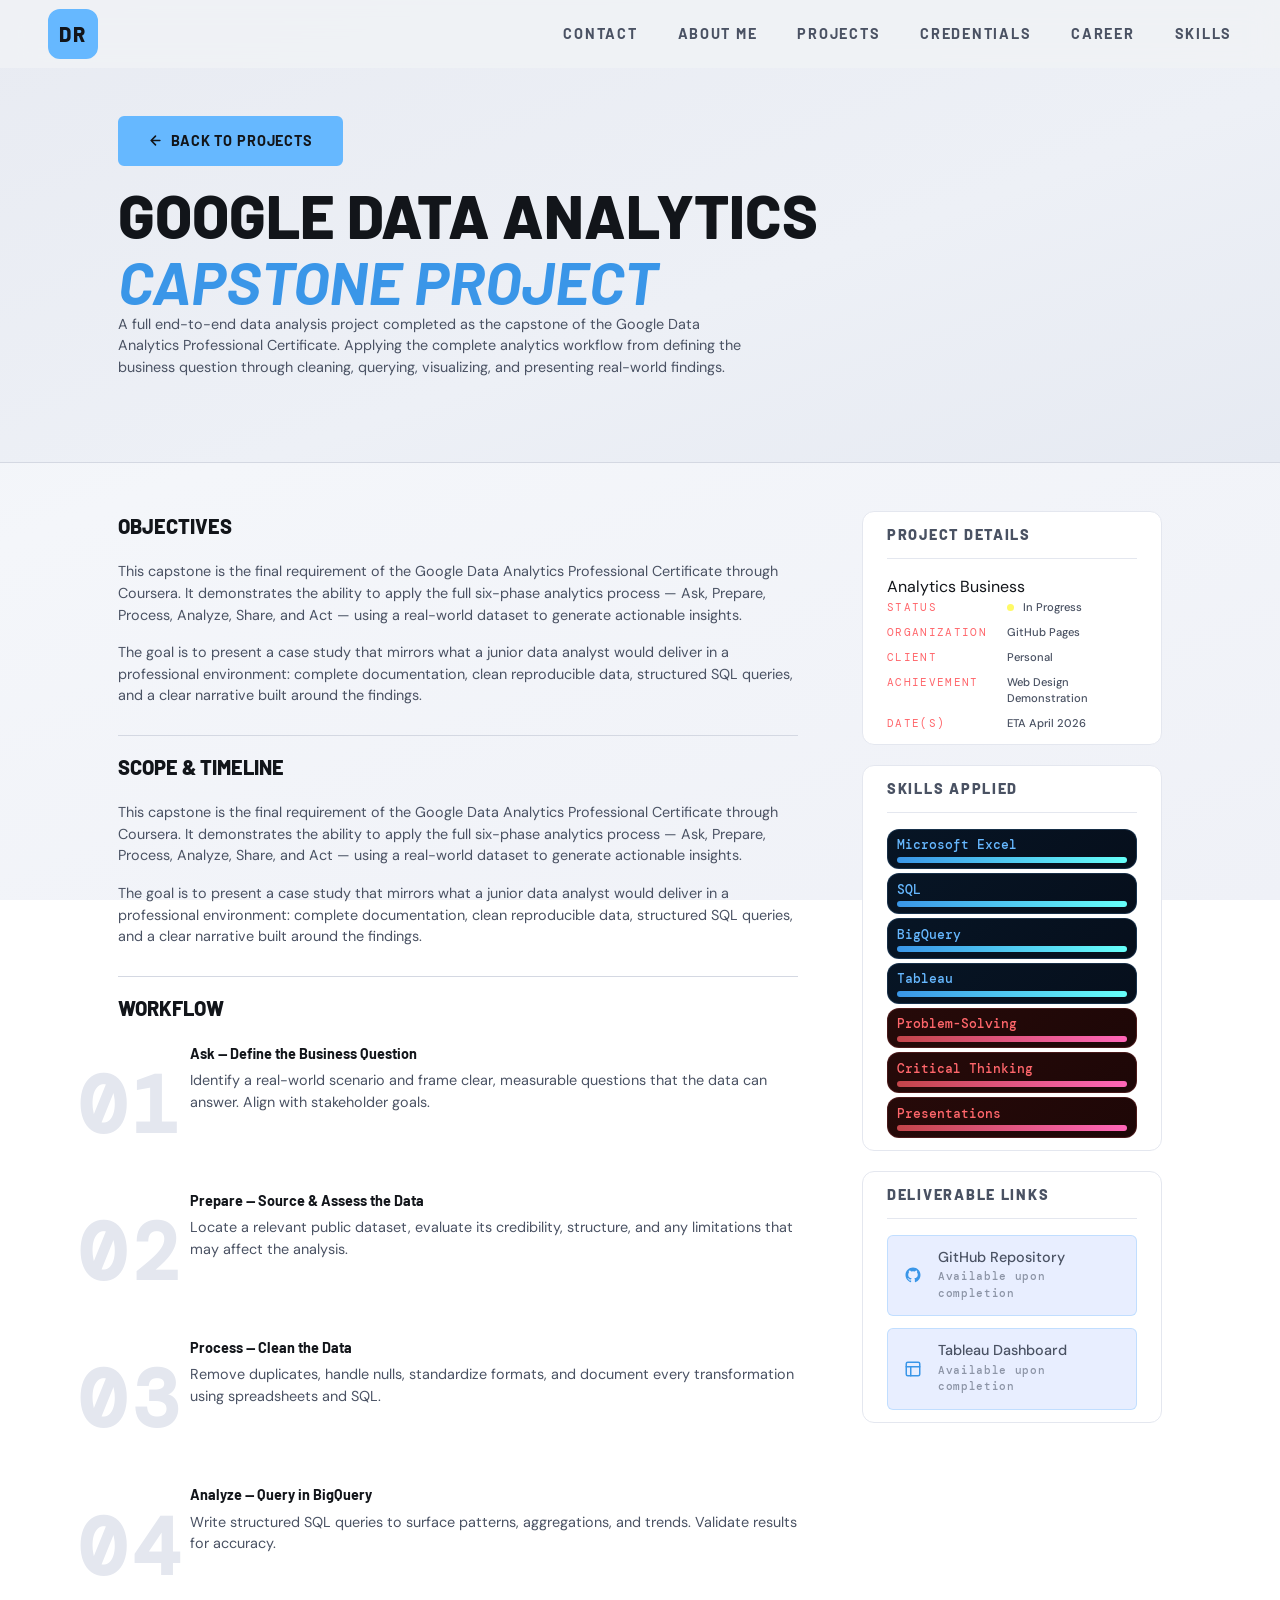
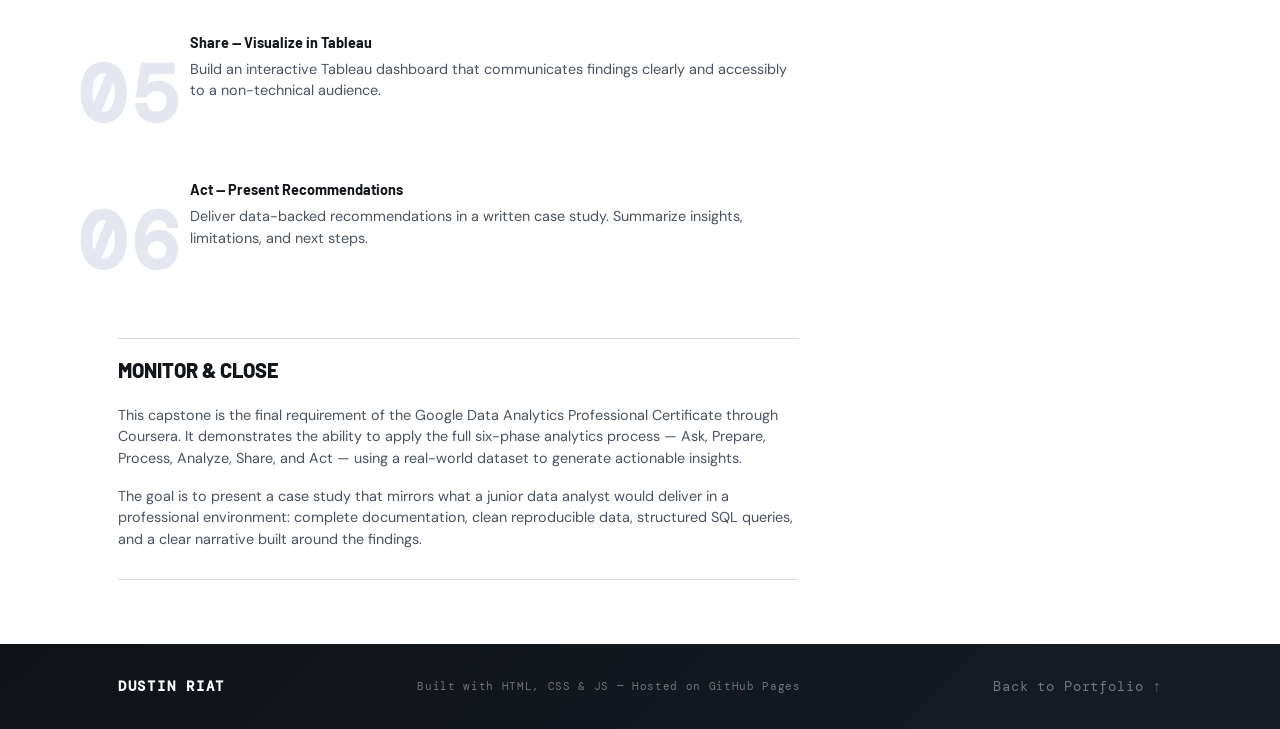
<file: codecademy_projects.html>
<!DOCTYPE html>
<html lang="en">
<head>
  <meta charset="UTF-8" />
  <meta name="viewport" content="width=device-width, initial-scale=1.0" />
  <title>Dustin Riat | Codecademy Projects</title>
  <link rel="stylesheet" href="style.css" />
  <link rel="preconnect" href="https://fonts.googleapis.com" />
  <link rel="preconnect" href="https://fonts.gstatic.com" crossorigin />
  <link href="https://fonts.googleapis.com/css2?family=Barlow:ital,wght@0,400;0,600;0,700;0,800;1,600;1,700&family=DM+Sans:opsz,wght@9..40,300;9..40,400;9..40,500;9..40,600&family=DM+Mono:wght@400;500&display=swap" rel="stylesheet" />
</head>
<body>

  <nav class="nav" id="nav">
    <div class="nav__logo">
      <a href="index.html"><span class="nav__initials">DR</span></a>
    </div>
    <ul class="nav__links">
      <li><a href="index.html#home">Contact</a></li>
      <li><a href="index.html#about">About Me</a></li>
      <li><a href="index.html#projects">Projects</a></li>
      <li><a href="index.html#creds">Credentials</a></li>
      <li><a href="index.html#career">Career</a></li>
      <li><a href="index.html#skills">Skills</a></li>
    </ul>
    <button class="nav__hamburger" id="hamburger" aria-label="Toggle menu">
      <span></span><span></span><span></span>
    </button>
  </nav>

  <div class="mobile-menu" id="mobileMenu">
    <ul>
      <li><a href="index.html#home"     class="mobile-link">Contact</a></li>
      <li><a href="index.html#about"    class="mobile-link">About Me</a></li>
      <li><a href="index.html#projects" class="mobile-link">Projects</a></li>
      <li><a href="index.html#certs"    class="mobile-link">Credentials</a></li>
      <li><a href="index.html#career"   class="mobile-link">Career</a></li>
      <li><a href="index.html#skills"   class="mobile-link">Skills</a></li>
    </ul>
  </div>

  <header class="subpage-hero">
    <div class="container">
      <a href="index.html#projects" class="btn btn--primary">
        <svg width="15" height="15" viewBox="0 0 24 24" fill="none" stroke="currentColor" stroke-width="2.5" stroke-linecap="round" stroke-linejoin="round"><path d="M19 12H5M12 5l-7 7 7 7"/></svg>Back to Projects
      </a>
      <h1 class="subpage-hero__title">Google Data Analytics<br/><em>Capstone Project</em></h1>
      <p class="subpage-hero__sub">
        A full end-to-end data analysis project completed as the capstone of the Google Data Analytics
        Professional Certificate. Applying the complete analytics workflow from defining the business
        question through cleaning, querying, visualizing, and presenting real-world findings.
      </p>
    </div>
  </header>

  <main class="subpage-content">
    <div class="container">
      <div class="subpage-grid">

        <div class="subpage-main">

          <section class="subpage-section">
            <h2 class="subpage-section__heading">Objectives</h2>
            <p>This capstone is the final requirement of the Google Data Analytics Professional Certificate through Coursera. It demonstrates the ability to apply the full six-phase analytics process — Ask, Prepare, Process, Analyze, Share, and Act — using a real-world dataset to generate actionable insights.</p>
            <p>The goal is to present a case study that mirrors what a junior data analyst would deliver in a professional environment: complete documentation, clean reproducible data, structured SQL queries, and a clear narrative built around the findings.</p>
          </section>

          <section class="subpage-section">
            <h2 class="subpage-section__heading">Scope &amp; Timeline</h2>
            <p>This capstone is the final requirement of the Google Data Analytics Professional Certificate through Coursera. It demonstrates the ability to apply the full six-phase analytics process — Ask, Prepare, Process, Analyze, Share, and Act — using a real-world dataset to generate actionable insights.</p>
            <p>The goal is to present a case study that mirrors what a junior data analyst would deliver in a professional environment: complete documentation, clean reproducible data, structured SQL queries, and a clear narrative built around the findings.</p>
          </section>

          <section class="subpage-section">
            <h2 class="subpage-section__heading">Workflow</h2>
            <div class="subpage-steps">
              <div class="subpage-step">
                <span class="subpage-step__num">01</span>
                <div>
                  <h3>Ask &mdash; Define the Business Question</h3>
                  <p>Identify a real-world scenario and frame clear, measurable questions that the data can answer. Align with stakeholder goals.</p>
                </div>
              </div>
              <div class="subpage-step">
                <span class="subpage-step__num">02</span>
                <div>
                  <h3>Prepare &mdash; Source &amp; Assess the Data</h3>
                  <p>Locate a relevant public dataset, evaluate its credibility, structure, and any limitations that may affect the analysis.</p>
                </div>
              </div>
              <div class="subpage-step">
                <span class="subpage-step__num">03</span>
                <div>
                  <h3>Process &mdash; Clean the Data</h3>
                  <p>Remove duplicates, handle nulls, standardize formats, and document every transformation using spreadsheets and SQL.</p>
                </div>
              </div>
              <div class="subpage-step">
                <span class="subpage-step__num">04</span>
                <div>
                  <h3>Analyze &mdash; Query in BigQuery</h3>
                  <p>Write structured SQL queries to surface patterns, aggregations, and trends. Validate results for accuracy.</p>
                </div>
              </div>
              <div class="subpage-step">
                <span class="subpage-step__num">05</span>
                <div>
                  <h3>Share &mdash; Visualize in Tableau</h3>
                  <p>Build an interactive Tableau dashboard that communicates findings clearly and accessibly to a non-technical audience.</p>
                </div>
              </div>
              <div class="subpage-step">
                <span class="subpage-step__num">06</span>
                <div>
                  <h3>Act &mdash; Present Recommendations</h3>
                  <p>Deliver data-backed recommendations in a written case study. Summarize insights, limitations, and next steps.</p>
                </div>
              </div>
            </div>
          </section>

          <section class="subpage-section">
            <h2 class="subpage-section__heading">Monitor &amp; Close</h2>
            <p>This capstone is the final requirement of the Google Data Analytics Professional Certificate through Coursera. It demonstrates the ability to apply the full six-phase analytics process — Ask, Prepare, Process, Analyze, Share, and Act — using a real-world dataset to generate actionable insights.</p>
            <p>The goal is to present a case study that mirrors what a junior data analyst would deliver in a professional environment: complete documentation, clean reproducible data, structured SQL queries, and a clear narrative built around the findings.</p>
          </section>

        </div>

        <aside class="subpage-sidebar">
          <div class="subpage-sidebar__card">
            <h3>Project Details</h3>
            <div class="subpage-hero__eyebrow">
              <span class="project-card__category--data">Analytics</span>
              <span class="project-card__category--bus">Business</span>
            </div>
            <dl class="subpage-detail-list">
              <dt>Status</dt>
              <dd><span class="status-dot status-dot--progress"></span>&nbsp;In Progress</dd>
              <dt>Organization</dt>
              <dd>GitHub Pages</dd>
              <dt>Client</dt>
              <dd>Personal</dd>
              <dt>Achievement</dt>
              <dd>Web Design Demonstration</dd>
              <dt>Date(s)</dt>
              <dd>ETA April 2026</dd>
            </dl>
          </div>
          <div class="subpage-sidebar__card">
            <h3>Skills Applied</h3>
            <div class="subpage-sidebar__skill-rows">
              <div class="skill-row--data">
                <span class="skill-row__label">Microsoft Excel</span>
                <div class="skill-row__bars">
                  <div class="skill-bar"></div>
                </div>
              </div>
              <div class="skill-row--data">
                <span class="skill-row__label">SQL</span>
                <div class="skill-row__bars">
                  <div class="skill-bar"></div>
                </div>
              </div>
              <div class="skill-row--data">
                <span class="skill-row__label">BigQuery</span>
                <div class="skill-row__bars">
                  <div class="skill-bar"></div>
                </div>
              </div>
              <div class="skill-row--data">
                <span class="skill-row__label">Tableau</span>
                <div class="skill-row__bars">
                  <div class="skill-bar"></div>
                </div>
              </div>
              <div class="skill-row--bus">
                <span class="skill-row__label">Problem-Solving</span>
                <div class="skill-row__bars">
                  <div class="skill-bar"></div>
                </div>
              </div>
              <div class="skill-row--bus">
                <span class="skill-row__label">Critical Thinking</span>
                <div class="skill-row__bars">
                  <div class="skill-bar"></div>
                </div>
              </div>
              <div class="skill-row--bus">
                <span class="skill-row__label">Presentations</span>
                <div class="skill-row__bars">
                  <div class="skill-bar"></div>
                </div>
              </div>
            </div>
          </div>
          <div class="subpage-sidebar__card">
            <h3>Deliverable Links</h3>
            <div class="subpage-links">
                <div class="subpage-link-item">
                  <svg width="18" height="18" viewBox="0 0 24 24" fill="currentColor"><path d="M12 2C6.477 2 2 6.484 2 12.017c0 4.425 2.865 8.18 6.839 9.504.5.092.682-.217.682-.483 0-.237-.008-.868-.013-1.703-2.782.605-3.369-1.343-3.369-1.343-.454-1.158-1.11-1.466-1.11-1.466-.908-.62.069-.608.069-.608 1.003.07 1.531 1.032 1.531 1.032.892 1.53 2.341 1.088 2.91.832.092-.647.35-1.088.636-1.338-2.22-.253-4.555-1.113-4.555-4.951 0-1.093.39-1.988 1.029-2.688-.103-.253-.446-1.272.098-2.65 0 0 .84-.27 2.75 1.026A9.564 9.564 0 0 1 12 6.844a9.59 9.59 0 0 1 2.504.337c1.909-1.296 2.747-1.027 2.747-1.027.546 1.379.202 2.398.1 2.651.64.7 1.028 1.595 1.028 2.688 0 3.848-2.339 4.695-4.566 4.943.359.309.678.92.678 1.855 0 1.338-.012 2.419-.012 2.747 0 .268.18.58.688.482A10.019 10.019 0 0 0 22 12.017C22 6.484 17.522 2 12 2z"/></svg>
                  <div><span class="subpage-link-item__label">GitHub Repository</span><span class="subpage-link-item__note">Available upon completion</span></div>
                </div>
                <div class="subpage-link-item">
                  <svg width="18" height="18" viewBox="0 0 24 24" fill="none" stroke="currentColor" stroke-width="2" stroke-linecap="round" stroke-linejoin="round"><rect x="3" y="3" width="18" height="18" rx="2"/><path d="M3 9h18M9 21V9"/></svg>
                  <div><span class="subpage-link-item__label">Tableau Dashboard</span><span class="subpage-link-item__note">Available upon completion</span></div>
                </div>
              </div>
            </div>
        </aside>

      </div>
    </div>
  </main>

  <footer class="footer">
    <div class="container">
      <div class="footer__inner">
        <span class="footer__name">Dustin Riat</span>
        <span class="footer__copy">Built with HTML, CSS &amp; JS &mdash; Hosted on GitHub Pages</span>
        <a href="index.html" class="footer__top">Back to Portfolio &uarr;</a>
      </div>
    </div>
  </footer>

  <script src="script.js"></script>
</body>
</html>
</file>
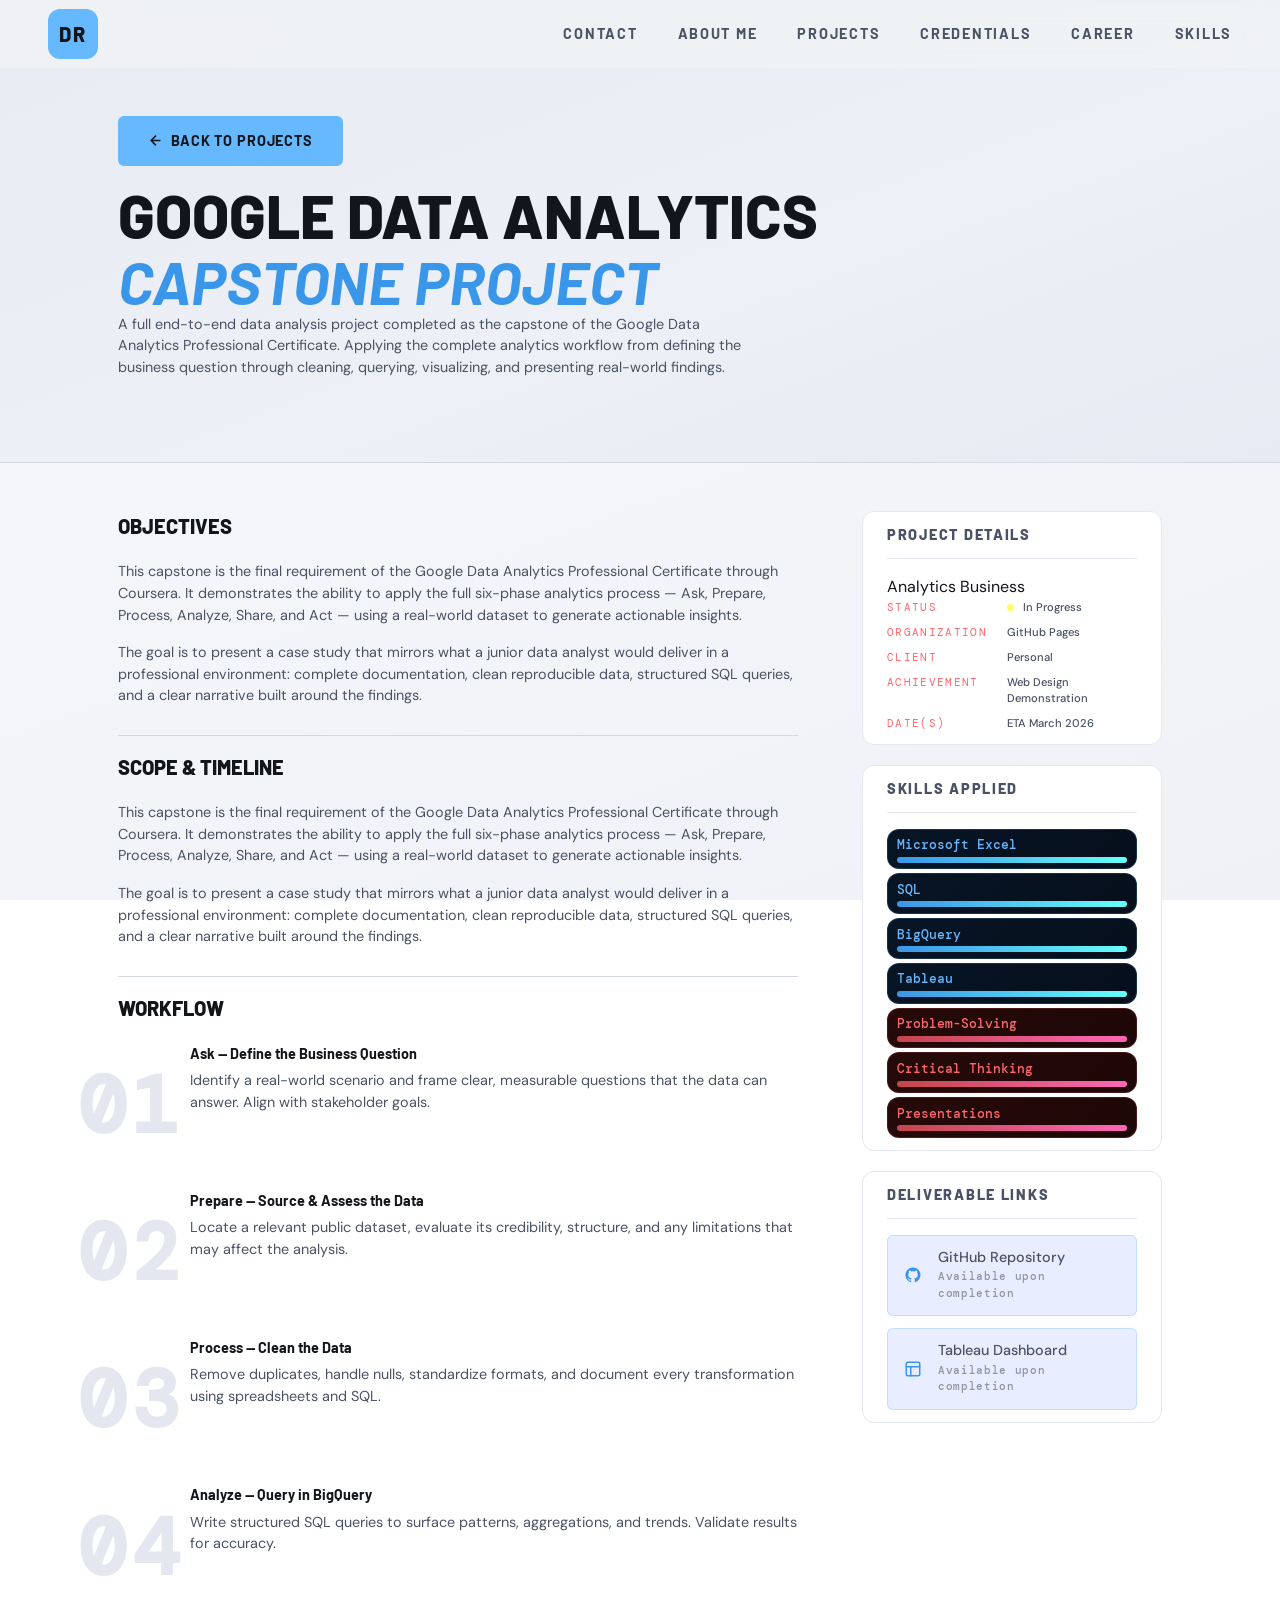
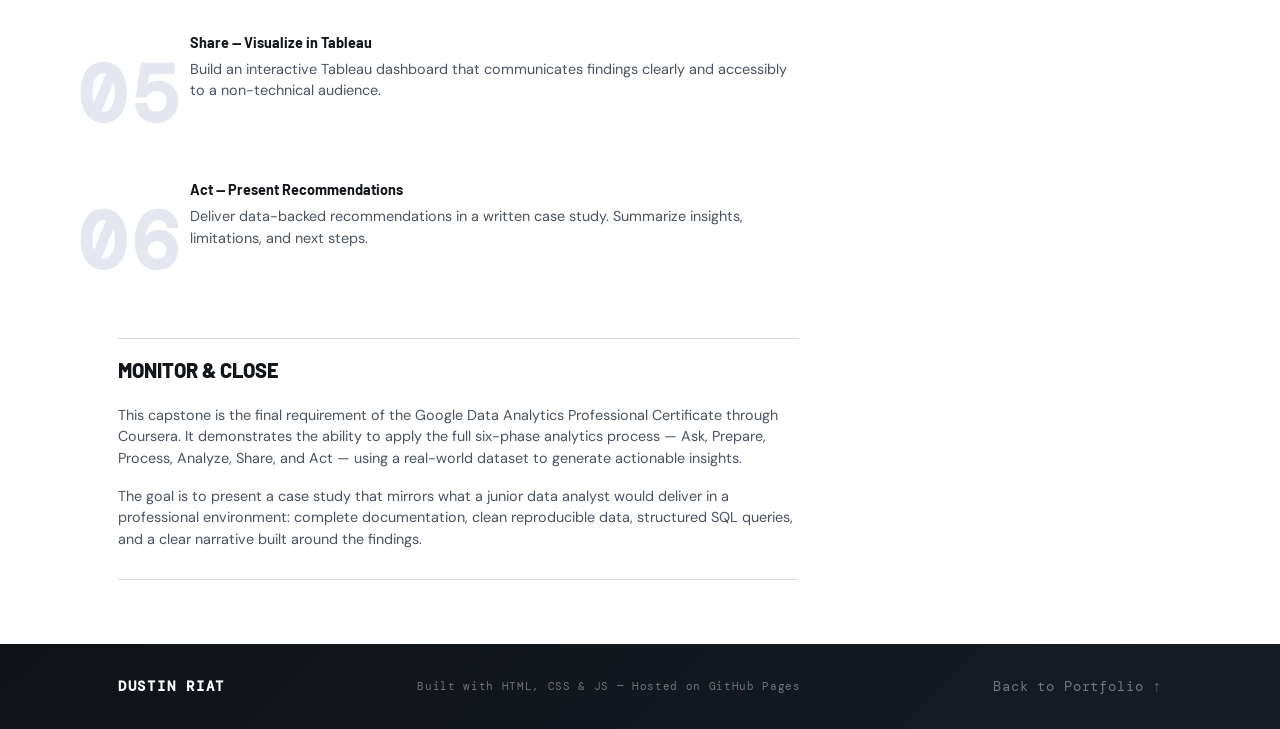
<file: google_capstone.html>
<!DOCTYPE html>
<html lang="en">
<head>
  <meta charset="UTF-8" />
  <meta name="viewport" content="width=device-width, initial-scale=1.0" />
  <title>Dustin Riat | Capstone Project</title>
  <link rel="stylesheet" href="style.css" />
  <link rel="preconnect" href="https://fonts.googleapis.com" />
  <link rel="preconnect" href="https://fonts.gstatic.com" crossorigin />
  <link href="https://fonts.googleapis.com/css2?family=Barlow:ital,wght@0,400;0,600;0,700;0,800;1,600;1,700&family=DM+Sans:opsz,wght@9..40,300;9..40,400;9..40,500;9..40,600&family=DM+Mono:wght@400;500&display=swap" rel="stylesheet" />
</head>
<body>

  <nav class="nav" id="nav">
    <div class="nav__logo">
      <a href="index.html"><span class="nav__initials">DR</span></a>
    </div>
    <ul class="nav__links">
      <li><a href="index.html#home">Contact</a></li>
      <li><a href="index.html#about">About Me</a></li>
      <li><a href="index.html#projects">Projects</a></li>
      <li><a href="index.html#creds">Credentials</a></li>
      <li><a href="index.html#career">Career</a></li>
      <li><a href="index.html#skills">Skills</a></li>
    </ul>
    <button class="nav__hamburger" id="hamburger" aria-label="Toggle menu">
      <span></span><span></span><span></span>
    </button>
  </nav>

  <div class="mobile-menu" id="mobileMenu">
    <ul>
      <li><a href="index.html#home"     class="mobile-link">Contact</a></li>
      <li><a href="index.html#about"    class="mobile-link">About Me</a></li>
      <li><a href="index.html#projects" class="mobile-link">Projects</a></li>
      <li><a href="index.html#certs"    class="mobile-link">Credentials</a></li>
      <li><a href="index.html#career"   class="mobile-link">Career</a></li>
      <li><a href="index.html#skills"   class="mobile-link">Skills</a></li>
    </ul>
  </div>

  <header class="subpage-hero">
    <div class="container">
      <a href="index.html#projects" class="btn btn--primary">
        <svg width="15" height="15" viewBox="0 0 24 24" fill="none" stroke="currentColor" stroke-width="2.5" stroke-linecap="round" stroke-linejoin="round"><path d="M19 12H5M12 5l-7 7 7 7"/></svg>Back to Projects
      </a>
      <h1 class="subpage-hero__title">Google Data Analytics<br/><em>Capstone Project</em></h1>
      <p class="subpage-hero__sub">
        A full end-to-end data analysis project completed as the capstone of the Google Data Analytics
        Professional Certificate. Applying the complete analytics workflow from defining the business
        question through cleaning, querying, visualizing, and presenting real-world findings.
      </p>
    </div>
  </header>

  <main class="subpage-content">
    <div class="container">
      <div class="subpage-grid">

        <div class="subpage-main">

          <section class="subpage-section">
            <h2 class="subpage-section__heading">Objectives</h2>
            <p>This capstone is the final requirement of the Google Data Analytics Professional Certificate through Coursera. It demonstrates the ability to apply the full six-phase analytics process — Ask, Prepare, Process, Analyze, Share, and Act — using a real-world dataset to generate actionable insights.</p>
            <p>The goal is to present a case study that mirrors what a junior data analyst would deliver in a professional environment: complete documentation, clean reproducible data, structured SQL queries, and a clear narrative built around the findings.</p>
          </section>

          <section class="subpage-section">
            <h2 class="subpage-section__heading">Scope &amp; Timeline</h2>
            <p>This capstone is the final requirement of the Google Data Analytics Professional Certificate through Coursera. It demonstrates the ability to apply the full six-phase analytics process — Ask, Prepare, Process, Analyze, Share, and Act — using a real-world dataset to generate actionable insights.</p>
            <p>The goal is to present a case study that mirrors what a junior data analyst would deliver in a professional environment: complete documentation, clean reproducible data, structured SQL queries, and a clear narrative built around the findings.</p>
          </section>

          <section class="subpage-section">
            <h2 class="subpage-section__heading">Workflow</h2>
            <div class="subpage-steps">
              <div class="subpage-step">
                <span class="subpage-step__num">01</span>
                <div>
                  <h3>Ask &mdash; Define the Business Question</h3>
                  <p>Identify a real-world scenario and frame clear, measurable questions that the data can answer. Align with stakeholder goals.</p>
                </div>
              </div>
              <div class="subpage-step">
                <span class="subpage-step__num">02</span>
                <div>
                  <h3>Prepare &mdash; Source &amp; Assess the Data</h3>
                  <p>Locate a relevant public dataset, evaluate its credibility, structure, and any limitations that may affect the analysis.</p>
                </div>
              </div>
              <div class="subpage-step">
                <span class="subpage-step__num">03</span>
                <div>
                  <h3>Process &mdash; Clean the Data</h3>
                  <p>Remove duplicates, handle nulls, standardize formats, and document every transformation using spreadsheets and SQL.</p>
                </div>
              </div>
              <div class="subpage-step">
                <span class="subpage-step__num">04</span>
                <div>
                  <h3>Analyze &mdash; Query in BigQuery</h3>
                  <p>Write structured SQL queries to surface patterns, aggregations, and trends. Validate results for accuracy.</p>
                </div>
              </div>
              <div class="subpage-step">
                <span class="subpage-step__num">05</span>
                <div>
                  <h3>Share &mdash; Visualize in Tableau</h3>
                  <p>Build an interactive Tableau dashboard that communicates findings clearly and accessibly to a non-technical audience.</p>
                </div>
              </div>
              <div class="subpage-step">
                <span class="subpage-step__num">06</span>
                <div>
                  <h3>Act &mdash; Present Recommendations</h3>
                  <p>Deliver data-backed recommendations in a written case study. Summarize insights, limitations, and next steps.</p>
                </div>
              </div>
            </div>
          </section>

          <section class="subpage-section">
            <h2 class="subpage-section__heading">Monitor &amp; Close</h2>
            <p>This capstone is the final requirement of the Google Data Analytics Professional Certificate through Coursera. It demonstrates the ability to apply the full six-phase analytics process — Ask, Prepare, Process, Analyze, Share, and Act — using a real-world dataset to generate actionable insights.</p>
            <p>The goal is to present a case study that mirrors what a junior data analyst would deliver in a professional environment: complete documentation, clean reproducible data, structured SQL queries, and a clear narrative built around the findings.</p>
          </section>

        </div>

        <aside class="subpage-sidebar">
          <div class="subpage-sidebar__card">
            <h3>Project Details</h3>
            <div class="subpage-hero__eyebrow">
              <span class="project-card__category--data">Analytics</span>
              <span class="project-card__category--bus">Business</span>
            </div>
            <dl class="subpage-detail-list">
              <dt>Status</dt>
              <dd><span class="status-dot status-dot--progress"></span>&nbsp;In Progress</dd>
              <dt>Organization</dt>
              <dd>GitHub Pages</dd>
              <dt>Client</dt>
              <dd>Personal</dd>
              <dt>Achievement</dt>
              <dd>Web Design Demonstration</dd>
              <dt>Date(s)</dt>
              <dd>ETA March 2026</dd>
            </dl>
          </div>
          <div class="subpage-sidebar__card">
            <h3>Skills Applied</h3>
            <div class="subpage-sidebar__skill-rows">
              <div class="skill-row--data">
                <span class="skill-row__label">Microsoft Excel</span>
                <div class="skill-row__bars">
                  <div class="skill-bar"></div>
                </div>
              </div>
              <div class="skill-row--data">
                <span class="skill-row__label">SQL</span>
                <div class="skill-row__bars">
                  <div class="skill-bar"></div>
                </div>
              </div>
              <div class="skill-row--data">
                <span class="skill-row__label">BigQuery</span>
                <div class="skill-row__bars">
                  <div class="skill-bar"></div>
                </div>
              </div>
              <div class="skill-row--data">
                <span class="skill-row__label">Tableau</span>
                <div class="skill-row__bars">
                  <div class="skill-bar"></div>
                </div>
              </div>
              <div class="skill-row--bus">
                <span class="skill-row__label">Problem-Solving</span>
                <div class="skill-row__bars">
                  <div class="skill-bar"></div>
                </div>
              </div>
              <div class="skill-row--bus">
                <span class="skill-row__label">Critical Thinking</span>
                <div class="skill-row__bars">
                  <div class="skill-bar"></div>
                </div>
              </div>
              <div class="skill-row--bus">
                <span class="skill-row__label">Presentations</span>
                <div class="skill-row__bars">
                  <div class="skill-bar"></div>
                </div>
              </div>
            </div>
          </div>
          <div class="subpage-sidebar__card">
            <h3>Deliverable Links</h3>
            <div class="subpage-links">
                <div class="subpage-link-item subpage-link-item--placeholder">
                  <svg width="18" height="18" viewBox="0 0 24 24" fill="currentColor"><path d="M12 2C6.477 2 2 6.484 2 12.017c0 4.425 2.865 8.18 6.839 9.504.5.092.682-.217.682-.483 0-.237-.008-.868-.013-1.703-2.782.605-3.369-1.343-3.369-1.343-.454-1.158-1.11-1.466-1.11-1.466-.908-.62.069-.608.069-.608 1.003.07 1.531 1.032 1.531 1.032.892 1.53 2.341 1.088 2.91.832.092-.647.35-1.088.636-1.338-2.22-.253-4.555-1.113-4.555-4.951 0-1.093.39-1.988 1.029-2.688-.103-.253-.446-1.272.098-2.65 0 0 .84-.27 2.75 1.026A9.564 9.564 0 0 1 12 6.844a9.59 9.59 0 0 1 2.504.337c1.909-1.296 2.747-1.027 2.747-1.027.546 1.379.202 2.398.1 2.651.64.7 1.028 1.595 1.028 2.688 0 3.848-2.339 4.695-4.566 4.943.359.309.678.92.678 1.855 0 1.338-.012 2.419-.012 2.747 0 .268.18.58.688.482A10.019 10.019 0 0 0 22 12.017C22 6.484 17.522 2 12 2z"/></svg>
                  <div><span class="subpage-link-item__label">GitHub Repository</span><span class="subpage-link-item__note">Available upon completion</span></div>
                </div>
                <div class="subpage-link-item subpage-link-item--placeholder">
                  <svg width="18" height="18" viewBox="0 0 24 24" fill="none" stroke="currentColor" stroke-width="2" stroke-linecap="round" stroke-linejoin="round"><rect x="3" y="3" width="18" height="18" rx="2"/><path d="M3 9h18M9 21V9"/></svg>
                  <div><span class="subpage-link-item__label">Tableau Dashboard</span><span class="subpage-link-item__note">Available upon completion</span></div>
                </div>
              </div>
            </div>
        </aside>

      </div>
    </div>
  </main>

  <footer class="footer">
    <div class="container">
      <div class="footer__inner">
        <span class="footer__name">Dustin Riat</span>
        <span class="footer__copy">Built with HTML, CSS &amp; JS &mdash; Hosted on GitHub Pages</span>
        <a href="index.html" class="footer__top">Back to Portfolio &uarr;</a>
      </div>
    </div>
  </footer>

  <script src="script.js"></script>
</body>
</html>
</file>
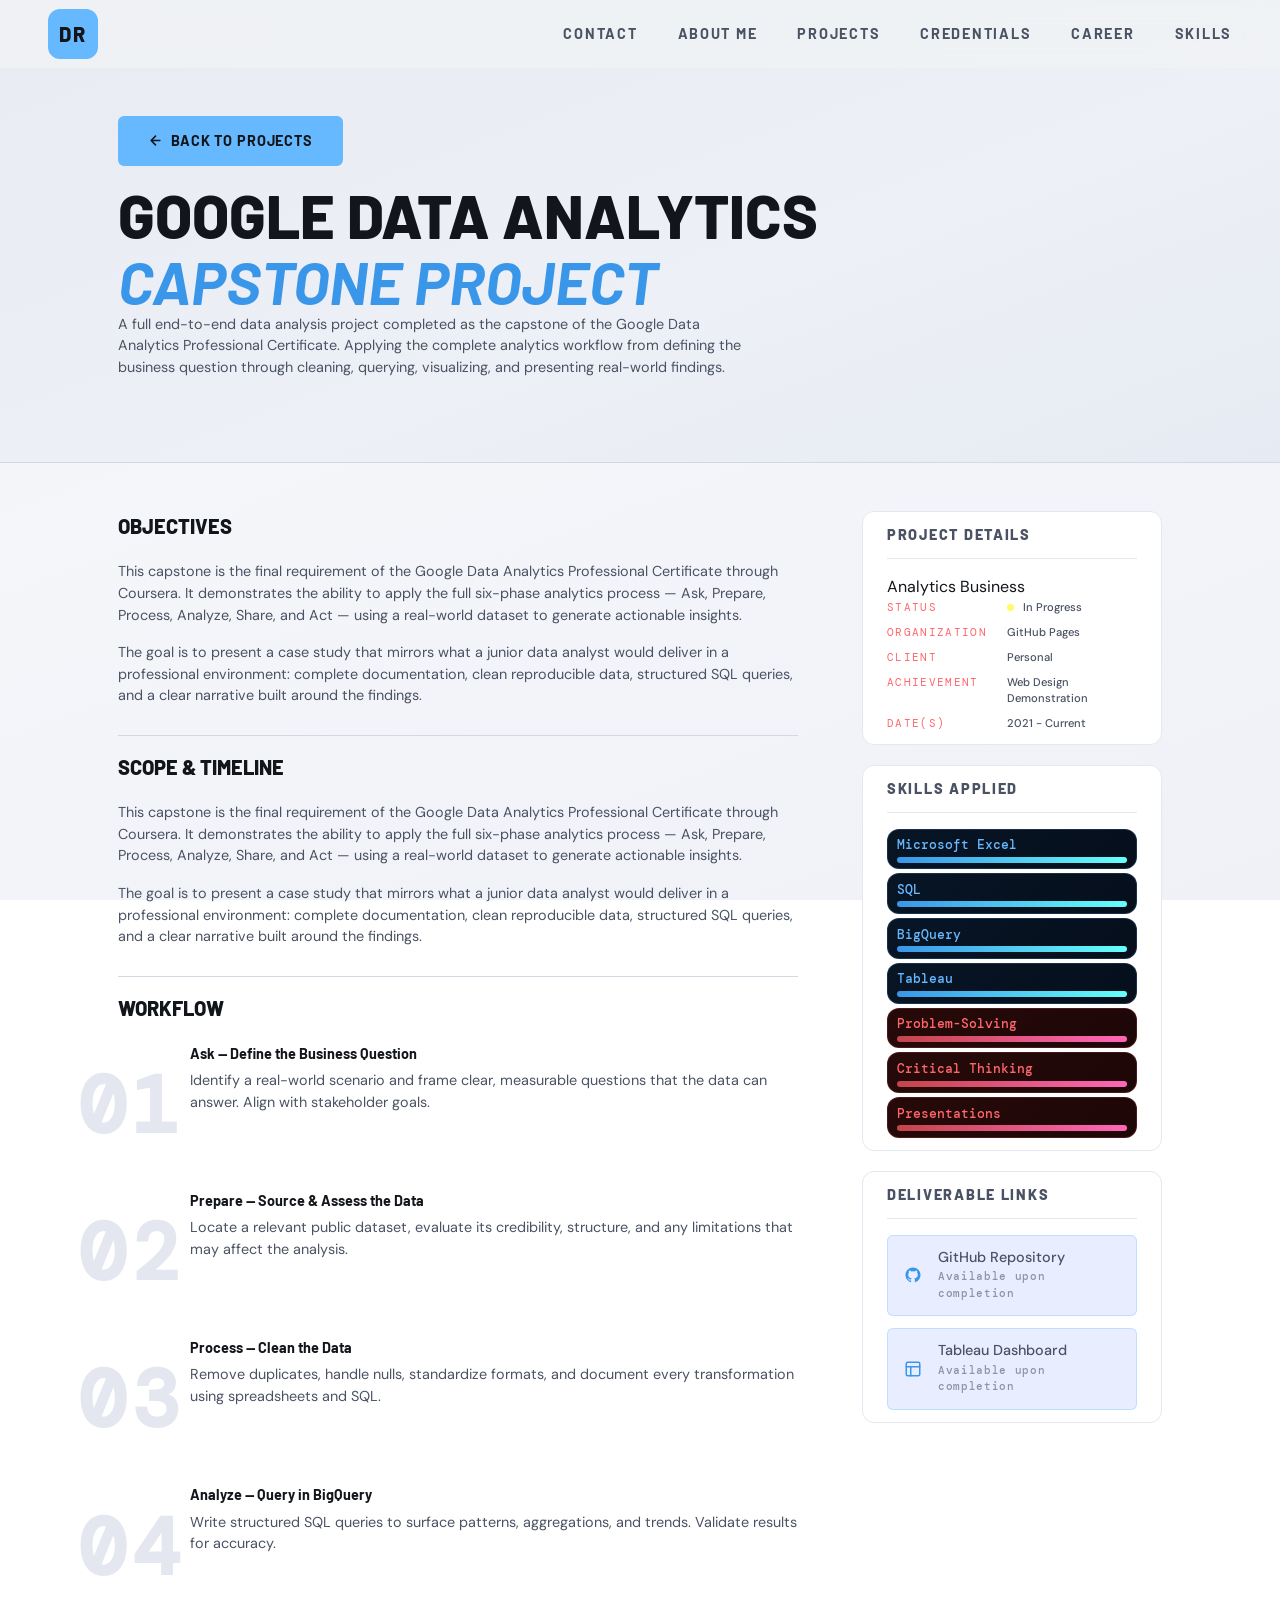
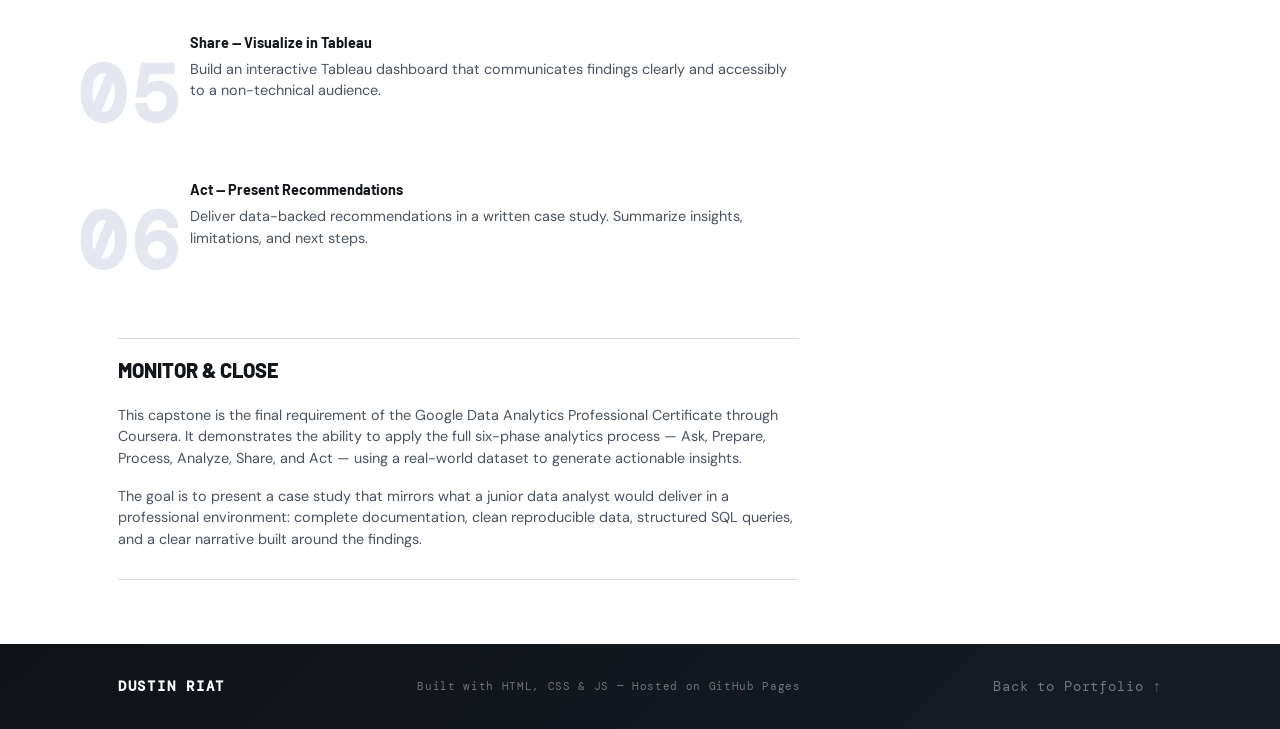
<file: school_curriculum.html>
<!DOCTYPE html>
<html lang="en">
<head>
  <meta charset="UTF-8" />
  <meta name="viewport" content="width=device-width, initial-scale=1.0" />
  <title>Dustin Riat | School Curriculum</title>
  <link rel="stylesheet" href="style.css" />
  <link rel="preconnect" href="https://fonts.googleapis.com" />
  <link rel="preconnect" href="https://fonts.gstatic.com" crossorigin />
  <link href="https://fonts.googleapis.com/css2?family=Barlow:ital,wght@0,400;0,600;0,700;0,800;1,600;1,700&family=DM+Sans:opsz,wght@9..40,300;9..40,400;9..40,500;9..40,600&family=DM+Mono:wght@400;500&display=swap" rel="stylesheet" />
</head>
<body>

  <nav class="nav" id="nav">
    <div class="nav__logo">
      <a href="index.html"><span class="nav__initials">DR</span></a>
    </div>
    <ul class="nav__links">
      <li><a href="index.html#home">Contact</a></li>
      <li><a href="index.html#about">About Me</a></li>
      <li><a href="index.html#projects">Projects</a></li>
      <li><a href="index.html#creds">Credentials</a></li>
      <li><a href="index.html#career">Career</a></li>
      <li><a href="index.html#skills">Skills</a></li>
    </ul>
    <button class="nav__hamburger" id="hamburger" aria-label="Toggle menu">
      <span></span><span></span><span></span>
    </button>
  </nav>

  <div class="mobile-menu" id="mobileMenu">
    <ul>
      <li><a href="index.html#home"     class="mobile-link">Contact</a></li>
      <li><a href="index.html#about"    class="mobile-link">About Me</a></li>
      <li><a href="index.html#projects" class="mobile-link">Projects</a></li>
      <li><a href="index.html#certs"    class="mobile-link">Credentials</a></li>
      <li><a href="index.html#career"   class="mobile-link">Career</a></li>
      <li><a href="index.html#skills"   class="mobile-link">Skills</a></li>
    </ul>
  </div>

  <header class="subpage-hero">
    <div class="container">
      <a href="index.html#projects" class="btn btn--primary">
        <svg width="15" height="15" viewBox="0 0 24 24" fill="none" stroke="currentColor" stroke-width="2.5" stroke-linecap="round" stroke-linejoin="round"><path d="M19 12H5M12 5l-7 7 7 7"/></svg>Back to Projects
      </a>
      <h1 class="subpage-hero__title">Google Data Analytics<br/><em>Capstone Project</em></h1>
      <p class="subpage-hero__sub">
        A full end-to-end data analysis project completed as the capstone of the Google Data Analytics
        Professional Certificate. Applying the complete analytics workflow from defining the business
        question through cleaning, querying, visualizing, and presenting real-world findings.
      </p>
    </div>
  </header>

  <main class="subpage-content">
    <div class="container">
      <div class="subpage-grid">

        <div class="subpage-main">

          <section class="subpage-section">
            <h2 class="subpage-section__heading">Objectives</h2>
            <p>This capstone is the final requirement of the Google Data Analytics Professional Certificate through Coursera. It demonstrates the ability to apply the full six-phase analytics process — Ask, Prepare, Process, Analyze, Share, and Act — using a real-world dataset to generate actionable insights.</p>
            <p>The goal is to present a case study that mirrors what a junior data analyst would deliver in a professional environment: complete documentation, clean reproducible data, structured SQL queries, and a clear narrative built around the findings.</p>
          </section>

          <section class="subpage-section">
            <h2 class="subpage-section__heading">Scope &amp; Timeline</h2>
            <p>This capstone is the final requirement of the Google Data Analytics Professional Certificate through Coursera. It demonstrates the ability to apply the full six-phase analytics process — Ask, Prepare, Process, Analyze, Share, and Act — using a real-world dataset to generate actionable insights.</p>
            <p>The goal is to present a case study that mirrors what a junior data analyst would deliver in a professional environment: complete documentation, clean reproducible data, structured SQL queries, and a clear narrative built around the findings.</p>
          </section>

          <section class="subpage-section">
            <h2 class="subpage-section__heading">Workflow</h2>
            <div class="subpage-steps">
              <div class="subpage-step">
                <span class="subpage-step__num">01</span>
                <div>
                  <h3>Ask &mdash; Define the Business Question</h3>
                  <p>Identify a real-world scenario and frame clear, measurable questions that the data can answer. Align with stakeholder goals.</p>
                </div>
              </div>
              <div class="subpage-step">
                <span class="subpage-step__num">02</span>
                <div>
                  <h3>Prepare &mdash; Source &amp; Assess the Data</h3>
                  <p>Locate a relevant public dataset, evaluate its credibility, structure, and any limitations that may affect the analysis.</p>
                </div>
              </div>
              <div class="subpage-step">
                <span class="subpage-step__num">03</span>
                <div>
                  <h3>Process &mdash; Clean the Data</h3>
                  <p>Remove duplicates, handle nulls, standardize formats, and document every transformation using spreadsheets and SQL.</p>
                </div>
              </div>
              <div class="subpage-step">
                <span class="subpage-step__num">04</span>
                <div>
                  <h3>Analyze &mdash; Query in BigQuery</h3>
                  <p>Write structured SQL queries to surface patterns, aggregations, and trends. Validate results for accuracy.</p>
                </div>
              </div>
              <div class="subpage-step">
                <span class="subpage-step__num">05</span>
                <div>
                  <h3>Share &mdash; Visualize in Tableau</h3>
                  <p>Build an interactive Tableau dashboard that communicates findings clearly and accessibly to a non-technical audience.</p>
                </div>
              </div>
              <div class="subpage-step">
                <span class="subpage-step__num">06</span>
                <div>
                  <h3>Act &mdash; Present Recommendations</h3>
                  <p>Deliver data-backed recommendations in a written case study. Summarize insights, limitations, and next steps.</p>
                </div>
              </div>
            </div>
          </section>

          <section class="subpage-section">
            <h2 class="subpage-section__heading">Monitor &amp; Close</h2>
            <p>This capstone is the final requirement of the Google Data Analytics Professional Certificate through Coursera. It demonstrates the ability to apply the full six-phase analytics process — Ask, Prepare, Process, Analyze, Share, and Act — using a real-world dataset to generate actionable insights.</p>
            <p>The goal is to present a case study that mirrors what a junior data analyst would deliver in a professional environment: complete documentation, clean reproducible data, structured SQL queries, and a clear narrative built around the findings.</p>
          </section>

        </div>

        <aside class="subpage-sidebar">
          <div class="subpage-sidebar__card">
            <h3>Project Details</h3>
            <div class="subpage-hero__eyebrow">
              <span class="project-card__category--data">Analytics</span>
              <span class="project-card__category--bus">Business</span>
            </div>
            <dl class="subpage-detail-list">
              <dt>Status</dt>
              <dd><span class="status-dot status-dot--progress"></span>&nbsp;In Progress</dd>
              <dt>Organization</dt>
              <dd>GitHub Pages</dd>
              <dt>Client</dt>
              <dd>Personal</dd>
              <dt>Achievement</dt>
              <dd>Web Design Demonstration</dd>
              <dt>Date(s)</dt>
              <dd>2021 - Current</dd>
            </dl>
          </div>
          <div class="subpage-sidebar__card">
            <h3>Skills Applied</h3>
            <div class="subpage-sidebar__skill-rows">
              <div class="skill-row--data">
                <span class="skill-row__label">Microsoft Excel</span>
                <div class="skill-row__bars">
                  <div class="skill-bar"></div>
                </div>
              </div>
              <div class="skill-row--data">
                <span class="skill-row__label">SQL</span>
                <div class="skill-row__bars">
                  <div class="skill-bar"></div>
                </div>
              </div>
              <div class="skill-row--data">
                <span class="skill-row__label">BigQuery</span>
                <div class="skill-row__bars">
                  <div class="skill-bar"></div>
                </div>
              </div>
              <div class="skill-row--data">
                <span class="skill-row__label">Tableau</span>
                <div class="skill-row__bars">
                  <div class="skill-bar"></div>
                </div>
              </div>
              <div class="skill-row--bus">
                <span class="skill-row__label">Problem-Solving</span>
                <div class="skill-row__bars">
                  <div class="skill-bar"></div>
                </div>
              </div>
              <div class="skill-row--bus">
                <span class="skill-row__label">Critical Thinking</span>
                <div class="skill-row__bars">
                  <div class="skill-bar"></div>
                </div>
              </div>
              <div class="skill-row--bus">
                <span class="skill-row__label">Presentations</span>
                <div class="skill-row__bars">
                  <div class="skill-bar"></div>
                </div>
              </div>
            </div>
          </div>
          <div class="subpage-sidebar__card">
            <h3>Deliverable Links</h3>
            <div class="subpage-links">
                <div class="subpage-link-item subpage-link-item--placeholder">
                  <svg width="18" height="18" viewBox="0 0 24 24" fill="currentColor"><path d="M12 2C6.477 2 2 6.484 2 12.017c0 4.425 2.865 8.18 6.839 9.504.5.092.682-.217.682-.483 0-.237-.008-.868-.013-1.703-2.782.605-3.369-1.343-3.369-1.343-.454-1.158-1.11-1.466-1.11-1.466-.908-.62.069-.608.069-.608 1.003.07 1.531 1.032 1.531 1.032.892 1.53 2.341 1.088 2.91.832.092-.647.35-1.088.636-1.338-2.22-.253-4.555-1.113-4.555-4.951 0-1.093.39-1.988 1.029-2.688-.103-.253-.446-1.272.098-2.65 0 0 .84-.27 2.75 1.026A9.564 9.564 0 0 1 12 6.844a9.59 9.59 0 0 1 2.504.337c1.909-1.296 2.747-1.027 2.747-1.027.546 1.379.202 2.398.1 2.651.64.7 1.028 1.595 1.028 2.688 0 3.848-2.339 4.695-4.566 4.943.359.309.678.92.678 1.855 0 1.338-.012 2.419-.012 2.747 0 .268.18.58.688.482A10.019 10.019 0 0 0 22 12.017C22 6.484 17.522 2 12 2z"/></svg>
                  <div><span class="subpage-link-item__label">GitHub Repository</span><span class="subpage-link-item__note">Available upon completion</span></div>
                </div>
                <div class="subpage-link-item subpage-link-item--placeholder">
                  <svg width="18" height="18" viewBox="0 0 24 24" fill="none" stroke="currentColor" stroke-width="2" stroke-linecap="round" stroke-linejoin="round"><rect x="3" y="3" width="18" height="18" rx="2"/><path d="M3 9h18M9 21V9"/></svg>
                  <div><span class="subpage-link-item__label">Tableau Dashboard</span><span class="subpage-link-item__note">Available upon completion</span></div>
                </div>
              </div>
            </div>
        </aside>

      </div>
    </div>
  </main>

  <footer class="footer">
    <div class="container">
      <div class="footer__inner">
        <span class="footer__name">Dustin Riat</span>
        <span class="footer__copy">Built with HTML, CSS &amp; JS &mdash; Hosted on GitHub Pages</span>
        <a href="index.html" class="footer__top">Back to Portfolio &uarr;</a>
      </div>
    </div>
  </footer>

  <script src="script.js"></script>
</body>
</html>
</file>
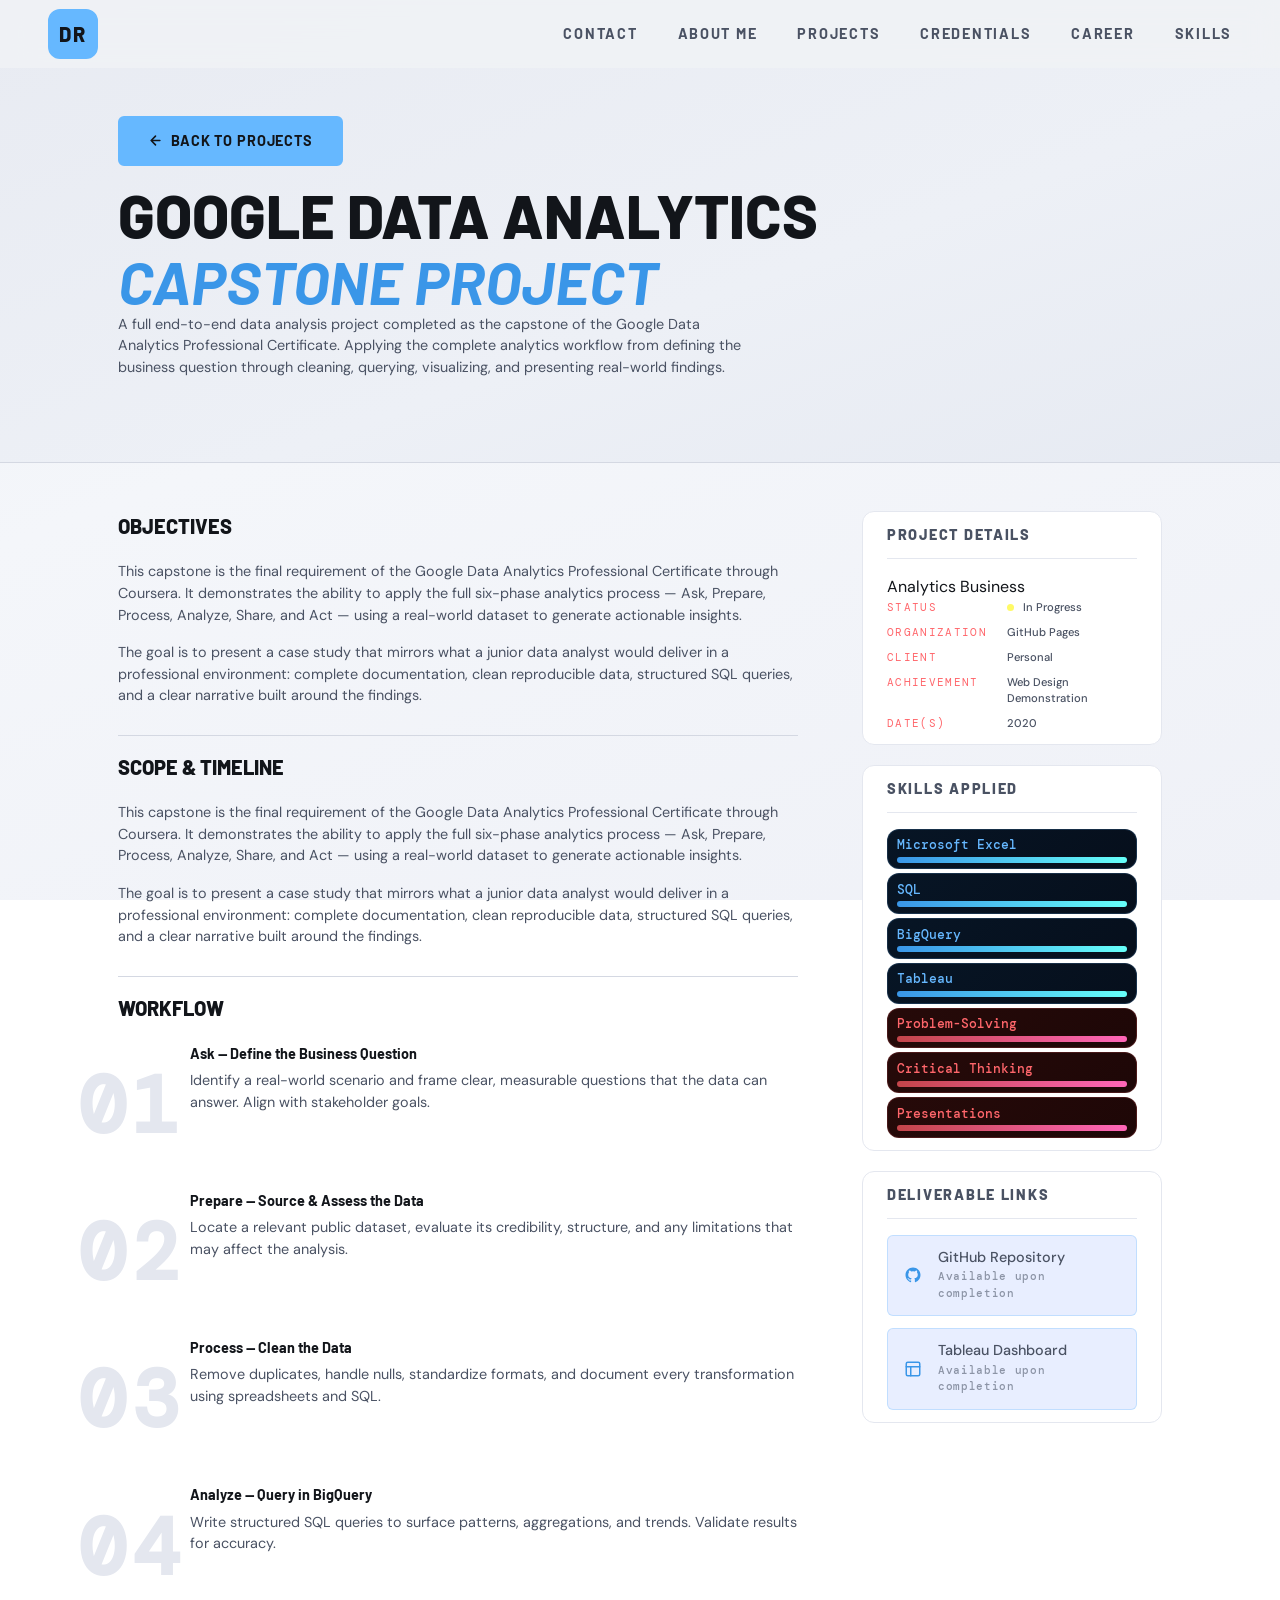
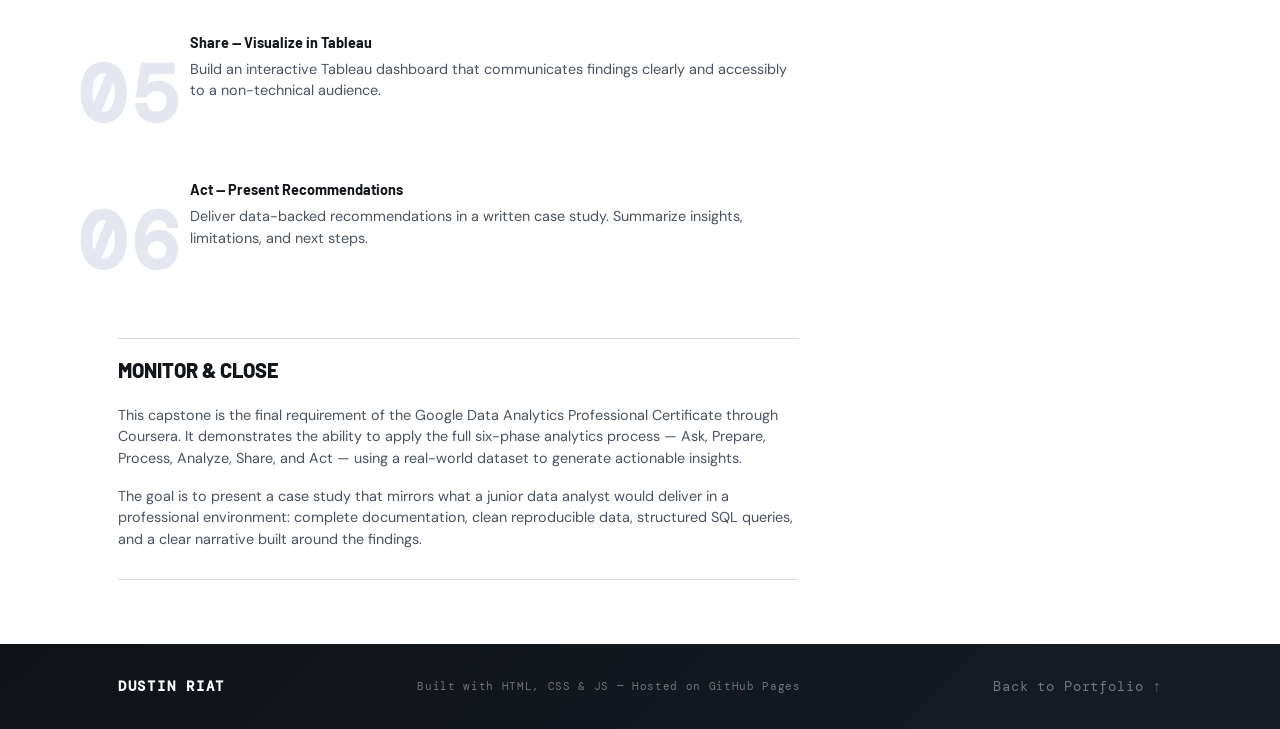
<file: tech_support.html>
<!DOCTYPE html>
<html lang="en">
<head>
  <meta charset="UTF-8" />
  <meta name="viewport" content="width=device-width, initial-scale=1.0" />
  <title>Dustin Riat | Tech Case Study</title>
  <link rel="stylesheet" href="style.css" />
  <link rel="preconnect" href="https://fonts.googleapis.com" />
  <link rel="preconnect" href="https://fonts.gstatic.com" crossorigin />
  <link href="https://fonts.googleapis.com/css2?family=Barlow:ital,wght@0,400;0,600;0,700;0,800;1,600;1,700&family=DM+Sans:opsz,wght@9..40,300;9..40,400;9..40,500;9..40,600&family=DM+Mono:wght@400;500&display=swap" rel="stylesheet" />
</head>
<body>

  <nav class="nav" id="nav">
    <div class="nav__logo">
      <a href="index.html"><span class="nav__initials">DR</span></a>
    </div>
    <ul class="nav__links">
      <li><a href="index.html#home">Contact</a></li>
      <li><a href="index.html#about">About Me</a></li>
      <li><a href="index.html#projects">Projects</a></li>
      <li><a href="index.html#creds">Credentials</a></li>
      <li><a href="index.html#career">Career</a></li>
      <li><a href="index.html#skills">Skills</a></li>
    </ul>
    <button class="nav__hamburger" id="hamburger" aria-label="Toggle menu">
      <span></span><span></span><span></span>
    </button>
  </nav>

  <div class="mobile-menu" id="mobileMenu">
    <ul>
      <li><a href="index.html#home"     class="mobile-link">Contact</a></li>
      <li><a href="index.html#about"    class="mobile-link">About Me</a></li>
      <li><a href="index.html#projects" class="mobile-link">Projects</a></li>
      <li><a href="index.html#certs"    class="mobile-link">Credentials</a></li>
      <li><a href="index.html#career"   class="mobile-link">Career</a></li>
      <li><a href="index.html#skills"   class="mobile-link">Skills</a></li>
    </ul>
  </div>

  <header class="subpage-hero">
    <div class="container">
      <a href="index.html#projects" class="btn btn--primary">
        <svg width="15" height="15" viewBox="0 0 24 24" fill="none" stroke="currentColor" stroke-width="2.5" stroke-linecap="round" stroke-linejoin="round"><path d="M19 12H5M12 5l-7 7 7 7"/></svg>Back to Projects
      </a>
      <h1 class="subpage-hero__title">Google Data Analytics<br/><em>Capstone Project</em></h1>
      <p class="subpage-hero__sub">
        A full end-to-end data analysis project completed as the capstone of the Google Data Analytics
        Professional Certificate. Applying the complete analytics workflow from defining the business
        question through cleaning, querying, visualizing, and presenting real-world findings.
      </p>
    </div>
  </header>

  <main class="subpage-content">
    <div class="container">
      <div class="subpage-grid">

        <div class="subpage-main">

          <section class="subpage-section">
            <h2 class="subpage-section__heading">Objectives</h2>
            <p>This capstone is the final requirement of the Google Data Analytics Professional Certificate through Coursera. It demonstrates the ability to apply the full six-phase analytics process — Ask, Prepare, Process, Analyze, Share, and Act — using a real-world dataset to generate actionable insights.</p>
            <p>The goal is to present a case study that mirrors what a junior data analyst would deliver in a professional environment: complete documentation, clean reproducible data, structured SQL queries, and a clear narrative built around the findings.</p>
          </section>

          <section class="subpage-section">
            <h2 class="subpage-section__heading">Scope &amp; Timeline</h2>
            <p>This capstone is the final requirement of the Google Data Analytics Professional Certificate through Coursera. It demonstrates the ability to apply the full six-phase analytics process — Ask, Prepare, Process, Analyze, Share, and Act — using a real-world dataset to generate actionable insights.</p>
            <p>The goal is to present a case study that mirrors what a junior data analyst would deliver in a professional environment: complete documentation, clean reproducible data, structured SQL queries, and a clear narrative built around the findings.</p>
          </section>

          <section class="subpage-section">
            <h2 class="subpage-section__heading">Workflow</h2>
            <div class="subpage-steps">
              <div class="subpage-step">
                <span class="subpage-step__num">01</span>
                <div>
                  <h3>Ask &mdash; Define the Business Question</h3>
                  <p>Identify a real-world scenario and frame clear, measurable questions that the data can answer. Align with stakeholder goals.</p>
                </div>
              </div>
              <div class="subpage-step">
                <span class="subpage-step__num">02</span>
                <div>
                  <h3>Prepare &mdash; Source &amp; Assess the Data</h3>
                  <p>Locate a relevant public dataset, evaluate its credibility, structure, and any limitations that may affect the analysis.</p>
                </div>
              </div>
              <div class="subpage-step">
                <span class="subpage-step__num">03</span>
                <div>
                  <h3>Process &mdash; Clean the Data</h3>
                  <p>Remove duplicates, handle nulls, standardize formats, and document every transformation using spreadsheets and SQL.</p>
                </div>
              </div>
              <div class="subpage-step">
                <span class="subpage-step__num">04</span>
                <div>
                  <h3>Analyze &mdash; Query in BigQuery</h3>
                  <p>Write structured SQL queries to surface patterns, aggregations, and trends. Validate results for accuracy.</p>
                </div>
              </div>
              <div class="subpage-step">
                <span class="subpage-step__num">05</span>
                <div>
                  <h3>Share &mdash; Visualize in Tableau</h3>
                  <p>Build an interactive Tableau dashboard that communicates findings clearly and accessibly to a non-technical audience.</p>
                </div>
              </div>
              <div class="subpage-step">
                <span class="subpage-step__num">06</span>
                <div>
                  <h3>Act &mdash; Present Recommendations</h3>
                  <p>Deliver data-backed recommendations in a written case study. Summarize insights, limitations, and next steps.</p>
                </div>
              </div>
            </div>
          </section>

          <section class="subpage-section">
            <h2 class="subpage-section__heading">Monitor &amp; Close</h2>
            <p>This capstone is the final requirement of the Google Data Analytics Professional Certificate through Coursera. It demonstrates the ability to apply the full six-phase analytics process — Ask, Prepare, Process, Analyze, Share, and Act — using a real-world dataset to generate actionable insights.</p>
            <p>The goal is to present a case study that mirrors what a junior data analyst would deliver in a professional environment: complete documentation, clean reproducible data, structured SQL queries, and a clear narrative built around the findings.</p>
          </section>

        </div>

        <aside class="subpage-sidebar">
          <div class="subpage-sidebar__card">
            <h3>Project Details</h3>
            <div class="subpage-hero__eyebrow">
              <span class="project-card__category--data">Analytics</span>
              <span class="project-card__category--bus">Business</span>
            </div>
            <dl class="subpage-detail-list">
              <dt>Status</dt>
              <dd><span class="status-dot status-dot--progress"></span>&nbsp;In Progress</dd>
              <dt>Organization</dt>
              <dd>GitHub Pages</dd>
              <dt>Client</dt>
              <dd>Personal</dd>
              <dt>Achievement</dt>
              <dd>Web Design Demonstration</dd>
              <dt>Date(s)</dt>
              <dd>2020</dd>
            </dl>
          </div>
          <div class="subpage-sidebar__card">
            <h3>Skills Applied</h3>
            <div class="subpage-sidebar__skill-rows">
              <div class="skill-row--data">
                <span class="skill-row__label">Microsoft Excel</span>
                <div class="skill-row__bars">
                  <div class="skill-bar"></div>
                </div>
              </div>
              <div class="skill-row--data">
                <span class="skill-row__label">SQL</span>
                <div class="skill-row__bars">
                  <div class="skill-bar"></div>
                </div>
              </div>
              <div class="skill-row--data">
                <span class="skill-row__label">BigQuery</span>
                <div class="skill-row__bars">
                  <div class="skill-bar"></div>
                </div>
              </div>
              <div class="skill-row--data">
                <span class="skill-row__label">Tableau</span>
                <div class="skill-row__bars">
                  <div class="skill-bar"></div>
                </div>
              </div>
              <div class="skill-row--bus">
                <span class="skill-row__label">Problem-Solving</span>
                <div class="skill-row__bars">
                  <div class="skill-bar"></div>
                </div>
              </div>
              <div class="skill-row--bus">
                <span class="skill-row__label">Critical Thinking</span>
                <div class="skill-row__bars">
                  <div class="skill-bar"></div>
                </div>
              </div>
              <div class="skill-row--bus">
                <span class="skill-row__label">Presentations</span>
                <div class="skill-row__bars">
                  <div class="skill-bar"></div>
                </div>
              </div>
            </div>
          </div>
          <div class="subpage-sidebar__card">
            <h3>Deliverable Links</h3>
            <div class="subpage-links">
                <div class="subpage-link-item subpage-link-item--placeholder">
                  <svg width="18" height="18" viewBox="0 0 24 24" fill="currentColor"><path d="M12 2C6.477 2 2 6.484 2 12.017c0 4.425 2.865 8.18 6.839 9.504.5.092.682-.217.682-.483 0-.237-.008-.868-.013-1.703-2.782.605-3.369-1.343-3.369-1.343-.454-1.158-1.11-1.466-1.11-1.466-.908-.62.069-.608.069-.608 1.003.07 1.531 1.032 1.531 1.032.892 1.53 2.341 1.088 2.91.832.092-.647.35-1.088.636-1.338-2.22-.253-4.555-1.113-4.555-4.951 0-1.093.39-1.988 1.029-2.688-.103-.253-.446-1.272.098-2.65 0 0 .84-.27 2.75 1.026A9.564 9.564 0 0 1 12 6.844a9.59 9.59 0 0 1 2.504.337c1.909-1.296 2.747-1.027 2.747-1.027.546 1.379.202 2.398.1 2.651.64.7 1.028 1.595 1.028 2.688 0 3.848-2.339 4.695-4.566 4.943.359.309.678.92.678 1.855 0 1.338-.012 2.419-.012 2.747 0 .268.18.58.688.482A10.019 10.019 0 0 0 22 12.017C22 6.484 17.522 2 12 2z"/></svg>
                  <div><span class="subpage-link-item__label">GitHub Repository</span><span class="subpage-link-item__note">Available upon completion</span></div>
                </div>
                <div class="subpage-link-item subpage-link-item--placeholder">
                  <svg width="18" height="18" viewBox="0 0 24 24" fill="none" stroke="currentColor" stroke-width="2" stroke-linecap="round" stroke-linejoin="round"><rect x="3" y="3" width="18" height="18" rx="2"/><path d="M3 9h18M9 21V9"/></svg>
                  <div><span class="subpage-link-item__label">Tableau Dashboard</span><span class="subpage-link-item__note">Available upon completion</span></div>
                </div>
              </div>
            </div>
        </aside>

      </div>
    </div>
  </main>

  <footer class="footer">
    <div class="container">
      <div class="footer__inner">
        <span class="footer__name">Dustin Riat</span>
        <span class="footer__copy">Built with HTML, CSS &amp; JS &mdash; Hosted on GitHub Pages</span>
        <a href="index.html" class="footer__top">Back to Portfolio &uarr;</a>
      </div>
    </div>
  </footer>

  <script src="script.js"></script>
</body>
</html>
</file>
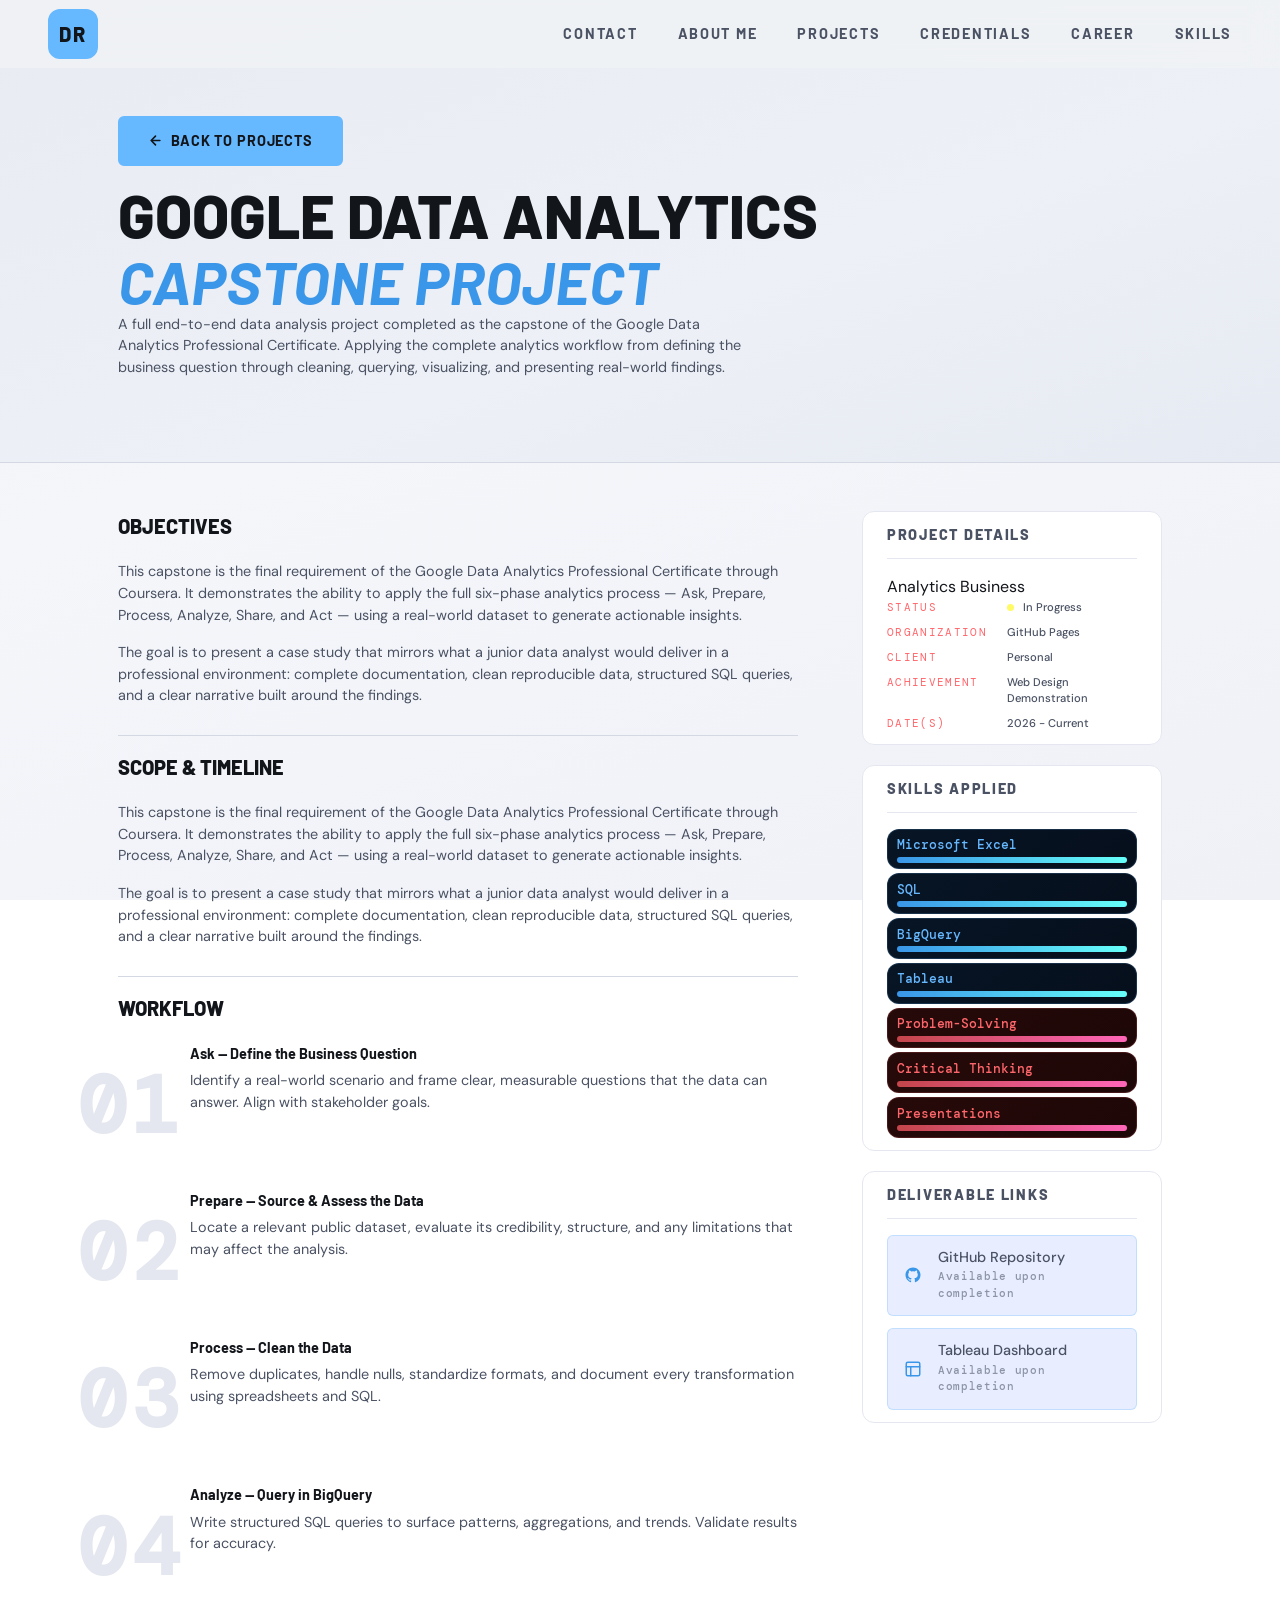
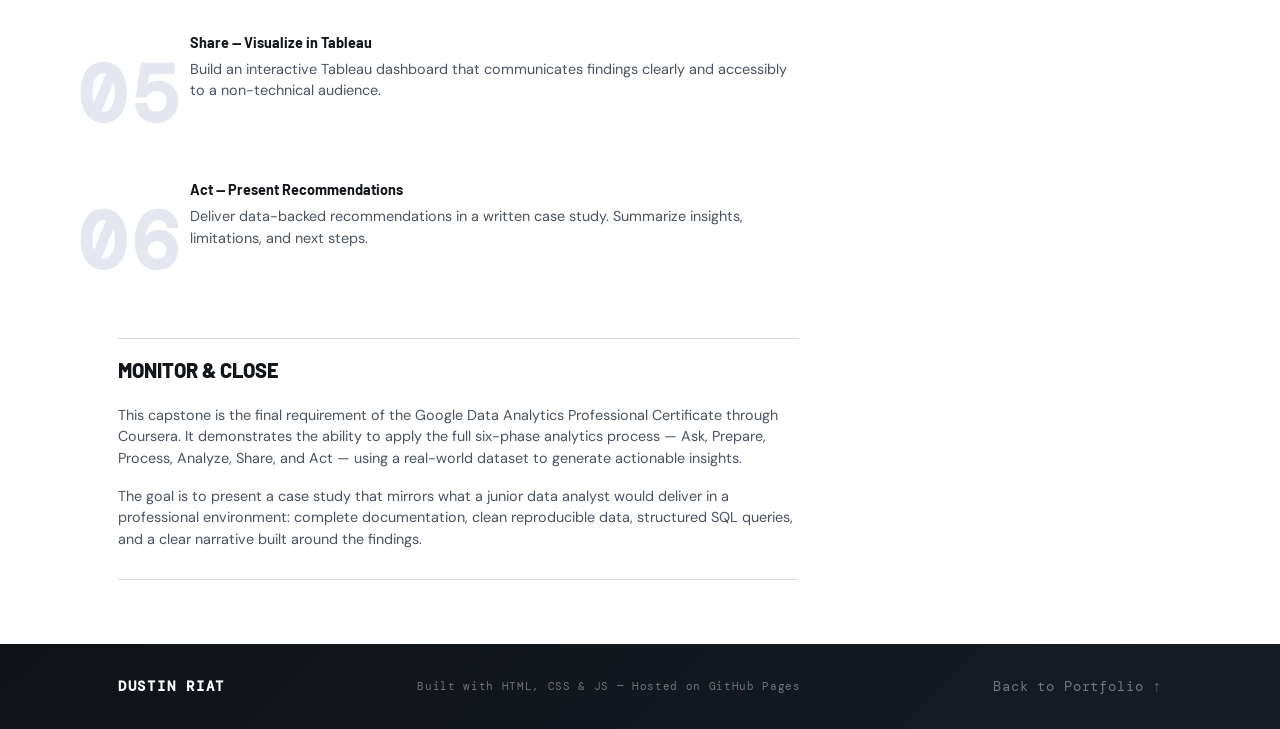
<file: web_design.html>
<!DOCTYPE html>
<html lang="en">
<head>
  <meta charset="UTF-8" />
  <meta name="viewport" content="width=device-width, initial-scale=1.0" />
  <title>Dustin Riat | Website Design</title>
  <link rel="stylesheet" href="style.css" />
  <link rel="preconnect" href="https://fonts.googleapis.com" />
  <link rel="preconnect" href="https://fonts.gstatic.com" crossorigin />
  <link href="https://fonts.googleapis.com/css2?family=Barlow:ital,wght@0,400;0,600;0,700;0,800;1,600;1,700&family=DM+Sans:opsz,wght@9..40,300;9..40,400;9..40,500;9..40,600&family=DM+Mono:wght@400;500&display=swap" rel="stylesheet" />
</head>
<body>

  <nav class="nav" id="nav">
    <div class="nav__logo">
      <a href="index.html"><span class="nav__initials">DR</span></a>
    </div>
    <ul class="nav__links">
      <li><a href="index.html#home">Contact</a></li>
      <li><a href="index.html#about">About Me</a></li>
      <li><a href="index.html#projects">Projects</a></li>
      <li><a href="index.html#creds">Credentials</a></li>
      <li><a href="index.html#career">Career</a></li>
      <li><a href="index.html#skills">Skills</a></li>
    </ul>
    <button class="nav__hamburger" id="hamburger" aria-label="Toggle menu">
      <span></span><span></span><span></span>
    </button>
  </nav>

  <div class="mobile-menu" id="mobileMenu">
    <ul>
      <li><a href="index.html#home"     class="mobile-link">Contact</a></li>
      <li><a href="index.html#about"    class="mobile-link">About Me</a></li>
      <li><a href="index.html#projects" class="mobile-link">Projects</a></li>
      <li><a href="index.html#certs"    class="mobile-link">Credentials</a></li>
      <li><a href="index.html#career"   class="mobile-link">Career</a></li>
      <li><a href="index.html#skills"   class="mobile-link">Skills</a></li>
    </ul>
  </div>

  <header class="subpage-hero">
    <div class="container">
      <a href="index.html#projects" class="btn btn--primary">
        <svg width="15" height="15" viewBox="0 0 24 24" fill="none" stroke="currentColor" stroke-width="2.5" stroke-linecap="round" stroke-linejoin="round"><path d="M19 12H5M12 5l-7 7 7 7"/></svg>Back to Projects
      </a>
      <h1 class="subpage-hero__title">Google Data Analytics<br/><em>Capstone Project</em></h1>
      <p class="subpage-hero__sub">
        A full end-to-end data analysis project completed as the capstone of the Google Data Analytics
        Professional Certificate. Applying the complete analytics workflow from defining the business
        question through cleaning, querying, visualizing, and presenting real-world findings.
      </p>
    </div>
  </header>

  <main class="subpage-content">
    <div class="container">
      <div class="subpage-grid">

        <div class="subpage-main">

          <section class="subpage-section">
            <h2 class="subpage-section__heading">Objectives</h2>
            <p>This capstone is the final requirement of the Google Data Analytics Professional Certificate through Coursera. It demonstrates the ability to apply the full six-phase analytics process — Ask, Prepare, Process, Analyze, Share, and Act — using a real-world dataset to generate actionable insights.</p>
            <p>The goal is to present a case study that mirrors what a junior data analyst would deliver in a professional environment: complete documentation, clean reproducible data, structured SQL queries, and a clear narrative built around the findings.</p>
          </section>

          <section class="subpage-section">
            <h2 class="subpage-section__heading">Scope &amp; Timeline</h2>
            <p>This capstone is the final requirement of the Google Data Analytics Professional Certificate through Coursera. It demonstrates the ability to apply the full six-phase analytics process — Ask, Prepare, Process, Analyze, Share, and Act — using a real-world dataset to generate actionable insights.</p>
            <p>The goal is to present a case study that mirrors what a junior data analyst would deliver in a professional environment: complete documentation, clean reproducible data, structured SQL queries, and a clear narrative built around the findings.</p>
          </section>

          <section class="subpage-section">
            <h2 class="subpage-section__heading">Workflow</h2>
            <div class="subpage-steps">
              <div class="subpage-step">
                <span class="subpage-step__num">01</span>
                <div>
                  <h3>Ask &mdash; Define the Business Question</h3>
                  <p>Identify a real-world scenario and frame clear, measurable questions that the data can answer. Align with stakeholder goals.</p>
                </div>
              </div>
              <div class="subpage-step">
                <span class="subpage-step__num">02</span>
                <div>
                  <h3>Prepare &mdash; Source &amp; Assess the Data</h3>
                  <p>Locate a relevant public dataset, evaluate its credibility, structure, and any limitations that may affect the analysis.</p>
                </div>
              </div>
              <div class="subpage-step">
                <span class="subpage-step__num">03</span>
                <div>
                  <h3>Process &mdash; Clean the Data</h3>
                  <p>Remove duplicates, handle nulls, standardize formats, and document every transformation using spreadsheets and SQL.</p>
                </div>
              </div>
              <div class="subpage-step">
                <span class="subpage-step__num">04</span>
                <div>
                  <h3>Analyze &mdash; Query in BigQuery</h3>
                  <p>Write structured SQL queries to surface patterns, aggregations, and trends. Validate results for accuracy.</p>
                </div>
              </div>
              <div class="subpage-step">
                <span class="subpage-step__num">05</span>
                <div>
                  <h3>Share &mdash; Visualize in Tableau</h3>
                  <p>Build an interactive Tableau dashboard that communicates findings clearly and accessibly to a non-technical audience.</p>
                </div>
              </div>
              <div class="subpage-step">
                <span class="subpage-step__num">06</span>
                <div>
                  <h3>Act &mdash; Present Recommendations</h3>
                  <p>Deliver data-backed recommendations in a written case study. Summarize insights, limitations, and next steps.</p>
                </div>
              </div>
            </div>
          </section>

          <section class="subpage-section">
            <h2 class="subpage-section__heading">Monitor &amp; Close</h2>
            <p>This capstone is the final requirement of the Google Data Analytics Professional Certificate through Coursera. It demonstrates the ability to apply the full six-phase analytics process — Ask, Prepare, Process, Analyze, Share, and Act — using a real-world dataset to generate actionable insights.</p>
            <p>The goal is to present a case study that mirrors what a junior data analyst would deliver in a professional environment: complete documentation, clean reproducible data, structured SQL queries, and a clear narrative built around the findings.</p>
          </section>

        </div>

        <aside class="subpage-sidebar">
          <div class="subpage-sidebar__card">
            <h3>Project Details</h3>
            <div class="subpage-hero__eyebrow">
              <span class="project-card__category--data">Analytics</span>
              <span class="project-card__category--bus">Business</span>
            </div>
            <dl class="subpage-detail-list">
              <dt>Status</dt>
              <dd><span class="status-dot status-dot--progress"></span>&nbsp;In Progress</dd>
              <dt>Organization</dt>
              <dd>GitHub Pages</dd>
              <dt>Client</dt>
              <dd>Personal</dd>
              <dt>Achievement</dt>
              <dd>Web Design Demonstration</dd>
              <dt>Date(s)</dt>
              <dd>2026 - Current</dd>
            </dl>
          </div>
          <div class="subpage-sidebar__card">
            <h3>Skills Applied</h3>
            <div class="subpage-sidebar__skill-rows">
              <div class="skill-row--data">
                <span class="skill-row__label">Microsoft Excel</span>
                <div class="skill-row__bars">
                  <div class="skill-bar"></div>
                </div>
              </div>
              <div class="skill-row--data">
                <span class="skill-row__label">SQL</span>
                <div class="skill-row__bars">
                  <div class="skill-bar"></div>
                </div>
              </div>
              <div class="skill-row--data">
                <span class="skill-row__label">BigQuery</span>
                <div class="skill-row__bars">
                  <div class="skill-bar"></div>
                </div>
              </div>
              <div class="skill-row--data">
                <span class="skill-row__label">Tableau</span>
                <div class="skill-row__bars">
                  <div class="skill-bar"></div>
                </div>
              </div>
              <div class="skill-row--bus">
                <span class="skill-row__label">Problem-Solving</span>
                <div class="skill-row__bars">
                  <div class="skill-bar"></div>
                </div>
              </div>
              <div class="skill-row--bus">
                <span class="skill-row__label">Critical Thinking</span>
                <div class="skill-row__bars">
                  <div class="skill-bar"></div>
                </div>
              </div>
              <div class="skill-row--bus">
                <span class="skill-row__label">Presentations</span>
                <div class="skill-row__bars">
                  <div class="skill-bar"></div>
                </div>
              </div>
            </div>
          </div>
          <div class="subpage-sidebar__card">
            <h3>Deliverable Links</h3>
            <div class="subpage-links">
                <div class="subpage-link-item subpage-link-item--placeholder">
                  <svg width="18" height="18" viewBox="0 0 24 24" fill="currentColor"><path d="M12 2C6.477 2 2 6.484 2 12.017c0 4.425 2.865 8.18 6.839 9.504.5.092.682-.217.682-.483 0-.237-.008-.868-.013-1.703-2.782.605-3.369-1.343-3.369-1.343-.454-1.158-1.11-1.466-1.11-1.466-.908-.62.069-.608.069-.608 1.003.07 1.531 1.032 1.531 1.032.892 1.53 2.341 1.088 2.91.832.092-.647.35-1.088.636-1.338-2.22-.253-4.555-1.113-4.555-4.951 0-1.093.39-1.988 1.029-2.688-.103-.253-.446-1.272.098-2.65 0 0 .84-.27 2.75 1.026A9.564 9.564 0 0 1 12 6.844a9.59 9.59 0 0 1 2.504.337c1.909-1.296 2.747-1.027 2.747-1.027.546 1.379.202 2.398.1 2.651.64.7 1.028 1.595 1.028 2.688 0 3.848-2.339 4.695-4.566 4.943.359.309.678.92.678 1.855 0 1.338-.012 2.419-.012 2.747 0 .268.18.58.688.482A10.019 10.019 0 0 0 22 12.017C22 6.484 17.522 2 12 2z"/></svg>
                  <div><span class="subpage-link-item__label">GitHub Repository</span><span class="subpage-link-item__note">Available upon completion</span></div>
                </div>
                <div class="subpage-link-item subpage-link-item--placeholder">
                  <svg width="18" height="18" viewBox="0 0 24 24" fill="none" stroke="currentColor" stroke-width="2" stroke-linecap="round" stroke-linejoin="round"><rect x="3" y="3" width="18" height="18" rx="2"/><path d="M3 9h18M9 21V9"/></svg>
                  <div><span class="subpage-link-item__label">Tableau Dashboard</span><span class="subpage-link-item__note">Available upon completion</span></div>
                </div>
              </div>
            </div>
        </aside>

      </div>
    </div>
  </main>

  <footer class="footer">
    <div class="container">
      <div class="footer__inner">
        <span class="footer__name">Dustin Riat</span>
        <span class="footer__copy">Built with HTML, CSS &amp; JS &mdash; Hosted on GitHub Pages</span>
        <a href="index.html" class="footer__top">Back to Portfolio &uarr;</a>
      </div>
    </div>
  </footer>

  <script src="script.js"></script>
</body>
</html>
</file>
<file: style.css>
/* ============================
   CSS CUSTOM PROPERTIES
   ============================ */
@import url('https://fonts.googleapis.com/css2?family=Barlow:ital,wght@0,400;0,600;0,700;0,800;1,600&family=DM+Sans:opsz,wght@9..40,300;9..40,400;9..40,500;9..40,600&family=DM+Mono:wght@400;500&display=swap');

:root {
  /* ── Palette ── */
  --cyan:        #66FFFA;
  --light-blue:  #77DBFF;
  --blue:        #66B8FF;   /* primary */
  --dark-blue:   #3a96e8;
  --indigo:      #666BFF;
  --coral:       #FF666B;
  --yellow:      #FFFA66;

  /* ── Semantic tokens ── */
  --color-bg:           #f0f2f5;
  --color-bg-alt:       #e8eaee;
  --color-surface:      #ffffff;
  --color-ink:          #12151a;
  --color-ink-muted:    #4a5263;
  --color-ink-faint:    #8c94a6;
  --color-border:       #d4d8e2;
  --color-border-light: #e4e7ef;

  --color-primary:       var(--blue);
  --color-primary-dark:  var(--dark-blue);
  --color-primary-light: var(--light-blue);
  --color-accent:        var(--coral);
  --color-accent-2:      var(--yellow);
  --color-highlight:     var(--cyan);
  --color-shadow:        var(--indigo);

  /* ── Typography ── */
  --font-display: 'Barlow', sans-serif;
  --font-body:    'DM Sans', sans-serif;
  --font-mono:    'DM Mono', monospace;

  /* ── Layout ── */
  --nav-height:    68px;
  --container-max: 1140px;
  --container-pad: clamp(1.5rem, 5vw, 3rem);
  --radius:        6px;
  --radius-lg:     12px;
  --transition:    0.22s ease;
}

/* ============================
   RESET & BASE
   ============================ */
*, *::before, *::after { box-sizing: border-box; margin: 0; padding: 0; }

html { scroll-behavior: smooth; font-size: 16px; }

body {
  font-family: var(--font-body);
  background: linear-gradient(160deg, #eef1f6 0%, #f4f6fa 40%, #eff1f7 100%);
  background-attachment: fixed;
  color: var(--color-ink);
  line-height: 1.5;
  -webkit-font-smoothing: antialiased;
}

img    { max-width: 100%; display: block; }
a      { color: inherit; text-decoration: none; }
ul     { list-style: none; }
strong { font-weight: 600; color: var(--color-ink); }

/* ============================
   TYPOGRAPHY
   ============================ */
em {
  font-family: var(--font-display);
  font-style: italic;
  font-weight: 700;
  color: var(--color-primary-dark);
}

/* ============================
   LAYOUT UTILITIES
   ============================ */
.container {
  max-width: var(--container-max);
  margin: 0 auto;
  padding: 0 var(--container-pad);
}

.section { padding: clamp(2rem, 4vw, 5rem) 0 clamp(3rem, 5vw, 5.5rem); }

.section--alt {
  background: linear-gradient(160deg, #e8ebf2 0%, #edf0f6 60%, #e6eaf2 100%);
}

/* ── Section label row (number + title + rule) ── */
.section-label {
  display: flex;
  align-items: center;
  gap: 0.75rem;
  margin-bottom: 2.5rem;
}

.section-number {
  font-family: var(--font-mono);
  font-size: 1.25rem;
  color: var(--color-accent);
  letter-spacing: 0.06em;
}

.section-title {
  font-family: var(--font-mono);
  font-size: 1.25rem;
  text-transform: uppercase;
  letter-spacing: 0.18em;
  color: var(--color-ink-muted);
}

.section-label::after {
  content: '';
  flex: 1;
  height: 1px;
  background: var(--color-border);
}

.section__heading {
  font-family: var(--font-display);
  font-size: clamp(2rem, 4vw, 2.75rem);
  font-weight: 800;
  text-transform: uppercase;
  line-height: 1.1;
}

.section__heading--2 {
  font-style: italic;
  font-weight: 700;
  color: var(--color-primary-dark);
  margin-left: clamp(0.15rem, 3vw, 3rem);
  margin-bottom: 1.25rem;
}

.section p {
  color: var(--color-ink-muted);
  font-size: 0.9rem;
  margin-bottom: 1.25rem;
}

/* ============================
   BUTTONS
   ============================ */
.btn {
  display: inline-flex;
  align-items: center;
  gap: 0.5rem;
  padding: 0.75rem 1.75rem;
  font-family: var(--font-display);
  font-size: 0.9rem;
  font-weight: 700;
  letter-spacing: 0.06em;
  text-transform: uppercase;
  border-radius: var(--radius);
  transition: all var(--transition);
  cursor: pointer;
  border: 2px solid transparent;
}

.btn--primary {
  background: var(--blue);
  color: var(--color-ink);
  border-color: var(--blue);
}

.btn--primary:hover,
.btn--primary.in-view {
  background: var(--color-primary-dark);
  border-color: var(--color-primary-dark);
  color: #fff;
  transform: translateY(-2px);
  box-shadow: 0 8px 24px rgba(102, 184, 255, 0.35);
}

.btn--full { width: 100%; justify-content: center; }

/* ============================
   NAV
   ============================ */
.nav {
  position: fixed;
  top: 0; left: 0; right: 0;
  height: var(--nav-height);
  z-index: 100;
  display: flex;
  align-items: center;
  justify-content: space-between;
  padding: 0 var(--container-pad);
  background: rgba(240, 242, 245, 0.90);
  backdrop-filter: blur(14px);
  -webkit-backdrop-filter: blur(14px);
  border-bottom: 1px solid transparent;
  transition: border-color var(--transition), box-shadow var(--transition);
}

.nav.scrolled {
  border-bottom-color: var(--color-border);
  box-shadow: 0 2px 20px rgba(0,0,0,0.07);
}

.nav__logo {
  display: inline-flex;
  align-items: center;
  justify-content: center;
  width: 50px; height: 50px;
  background: var(--blue);
  border: 2px solid var(--blue);
  border-radius: var(--radius-lg);
  flex-shrink: 0;
  transition: background var(--transition), border-color var(--transition), box-shadow var(--transition), transform var(--transition);
}

.nav__logo:hover {
  background: var(--color-primary-dark);
  border-color: var(--color-primary-dark);
  box-shadow: 0 8px 24px rgba(102, 184, 255, 0.35);
  transform: translateY(-2px);
}

.nav__initials {
  font-family: var(--font-display);
  font-size: 1.25rem;
  font-weight: 800;
  letter-spacing: 0.12em;
  color: var(--color-ink);
  text-transform: uppercase;
  transition: color var(--transition), transform var(--transition);
}

.nav__logo:hover .nav__initials {
  color: #fff;
  transform: translateY(-2px);
}

.nav__links {
  display: flex;
  align-items: center;
  gap: 2.5rem;
}

.nav__links a {
  font-family: var(--font-display);
  font-size: 0.9rem;
  font-weight: 700;
  letter-spacing: 0.12em;
  text-transform: uppercase;
  color: var(--color-ink-muted);
  transition: color var(--transition);
  position: relative;
}

.nav__links a::after {
  content: '';
  position: absolute;
  bottom: -3px; left: 0;
  width: 0; height: 2px;
  background: var(--blue);
  border-radius: 2px;
  transition: width var(--transition);
}

.nav__links a:hover         { color: var(--color-ink); }
.nav__links a:hover::after  { width: 100%; }
.nav__links a.active        { color: var(--color-ink); }
.nav__links a.active::after { width: 100%; }

.nav__hamburger {
  display: none;
  flex-direction: column;
  gap: 5px;
  background: none;
  border: none;
  cursor: pointer;
  padding: 4px;
}

.nav__hamburger span {
  display: block;
  width: 22px; height: 2px;
  background: var(--color-ink);
  border-radius: 2px;
  transition: all var(--transition);
}

/* ============================
   MOBILE MENU
   ============================ */
.mobile-menu {
  display: none;
  position: fixed;
  inset: var(--nav-height) 0 0 0;
  background: var(--color-bg);
  z-index: 99;
  padding: 2.5rem var(--container-pad);
  transform: translateX(100%);
  transition: transform 0.3s ease;
}

.mobile-menu.open { transform: translateX(0); }

.mobile-menu ul {
  display: flex;
  flex-direction: column;
  gap: 1.75rem;
}

.mobile-menu a {
  font-family: var(--font-display);
  font-size: 2rem;
  font-weight: 800;
  letter-spacing: 0.06em;
  color: var(--color-ink-muted);
  text-transform: uppercase;
}

/* ============================
   HERO — index.html full-page header
   ============================ */
.hero {
  min-height: 100svh;
  display: flex;
  flex-direction: column;
  justify-content: center;
  padding: calc(var(--nav-height) + 1.5rem) var(--container-pad) 0;
  max-width: var(--container-max);
  margin: 0 auto;
  position: relative;
}

.hero__content {
  display: grid;
  grid-template-columns: 1fr 340px;
  gap: 4rem;
  align-items: center;
  margin-bottom: 2rem;
}

/* ── Headline column ── */
.hero__eyebrow {
  display: flex;
  align-items: center;
  gap: 0.75rem;
  margin-bottom: 1rem;
  flex-wrap: wrap;
  opacity: 0;
  animation: fadeUp 0.8s 0.2s forwards;
}

.hero__tag {
  font-family: var(--font-mono);
  font-size: 0.7rem;
  letter-spacing: 0.12em;
  color: var(--color-accent);
  text-transform: uppercase;
}

.hero__divider { color: var(--blue); font-size: 0.9rem; }

.hero__headline {
  display: flex;
  flex-direction: column;
  font-family: var(--font-display);
  font-size: clamp(3rem, 5vw, 4.5rem);
  font-weight: 800;
  line-height: 0.9;
  text-transform: uppercase;
  margin-bottom: 1rem;
}

.hero__line    { opacity: 0; display: block; }
.hero__line--1 { animation: fadeUp 0.8s 0.35s forwards; }
.hero__line--2 { animation: fadeUp 0.8s 0.5s forwards;  color: var(--color-primary-dark); font-style: italic; margin-left: clamp(0.15rem, 3vw, 3rem); }
.hero__line--3 { animation: fadeUp 0.8s 0.65s forwards; text-transform: none; font-size: 0.65em; margin-left: clamp(0.3rem, 6vw, 6rem); }
.hero__line--4 { animation: fadeUp 0.8s 0.8s forwards;  color: var(--color-primary-dark); font-style: italic; text-transform: none; font-size: 0.65em; margin-left: clamp(0.45rem, 9vw, 9rem); }

.hero__sub {
  font-size: 0.9rem;
  font-weight: 400;
  color: var(--color-ink-muted);
  opacity: 0;
  animation: fadeUp 0.8s 0.95s forwards;
}

/* ── Photo column ── */
.hero__photo-wrap {
  position: relative;
  opacity: 0;
  animation: fadeUp 0.9s 0.55s forwards;
}

.hero__photo-frame {
  position: relative;
  border-radius: var(--radius-lg);
  overflow: hidden;
  aspect-ratio: 1 / 1;
  background: var(--color-bg-alt);
  box-shadow:
    0 2px 0 0 var(--blue),
    0 4px 0 0 var(--indigo),
    0 24px 56px rgba(0,0,0,0.13),
    0 4px 16px rgba(0,0,0,0.07);
}

.hero__photo {
  width: 100%; height: 100%;
  object-fit: cover;
  object-position: center top;
  display: block;
  transition: transform 0.55s ease;
}

.hero__photo-frame:hover .hero__photo { transform: scale(1.03); }

.hero__photo-badge {
  position: absolute;
  bottom: -0.875rem;
  left: -0.875rem;
  background: var(--color-surface);
  border: 1px solid var(--color-border);
  border-radius: var(--radius);
  padding: 0.6rem 1rem;
  box-shadow: 0 4px 18px rgba(0,0,0,0.09);
  display: flex;
  flex-direction: column;
  gap: 0.1rem;
  line-height: 1.1;
}

.hero__badge-available {
  font-family: var(--font-mono);
  font-size: 0.6rem;
  text-transform: uppercase;
  letter-spacing: 0.12em;
  color: var(--color-ink-faint);
  display: block;
}

.hero__badge-row {
  display: flex;
  align-items: center;
  gap: 0.25rem;
}

.hero__badge-work {
  font-family: var(--font-display);
  font-size: 0.7rem;
  font-weight: 800;
  letter-spacing: 0.06em;
  color: var(--color-accent);
  text-transform: uppercase;
}

/* ============================
   CONTACT — grid, links, and form
   ============================ */
.contact-strip {
  padding-top: 2rem;
  width: 100%;
  border-top: 1px solid var(--color-border);
  opacity: 0;
  animation: fadeUp 0.8s 1.2s forwards;
}

.contact__grid {
  display: grid;
  grid-template-columns: repeat(2, 1fr);
  gap: 5rem;
  align-items: start;
}

/* ── Contact Info column ── */
.contact__info {
  width: 100%; max-width: 500px;
}

.contact__links {
  display: flex;
  flex-direction: column;
  gap: 0;
}

.contact__link {
  display: flex;
  align-items: center;
  gap: 0.875rem;
  font-size: 0.9rem;
  color: var(--color-ink-muted);
  transition: color var(--transition), transform var(--transition);
  padding: 0.75rem 0;
  border-bottom: 1px solid var(--color-border);
}

.contact__link:hover,
.contact__link.in-view {
  color: var(--color-primary-dark);
  transform: translateY(-3px);
}

.contact__link-icon {
  display: inline-flex;
  align-items: center;
  justify-content: center;
  width: 32px; height: 32px;
  background: #E8EEFF;
  border: 1px solid rgba(102,184,255,0.3);
  border-radius: var(--radius);
  font-size: 0.7rem;
  font-weight: 700;
  color: var(--color-primary-dark);
  transition: background var(--transition), border-color var(--transition), box-shadow var(--transition), color var(--transition), transform var(--transition);
  flex-shrink: 0;
}

.contact__link:hover .contact__link-icon,
.contact__link.in-view .contact__link-icon {
  background: var(--color-primary-dark);
  border-color: var(--color-primary-dark);
  color: #fff;
  transform: translateY(-2px);
  box-shadow: 0 8px 24px rgba(102, 184, 255, 0.35);
}

/* ── Contact Form column ── */
.contact__form {
  display: flex;
  flex-direction: column;
  width: 100%; max-width: 500px;
  gap: 1.25rem;
}

.form-group {
  display: flex;
  flex-direction: column;
  gap: 0.4rem;
}

.form-group label {
  font-family: var(--font-mono);
  font-size: 0.7rem;
  text-transform: uppercase;
  letter-spacing: 0.12em;
  color: var(--color-ink-muted);
}

.form-group input,
.form-group textarea {
  font-family: var(--font-body);
  font-size: 0.9rem;
  color: var(--color-ink);
  background: var(--color-surface);
  border: 1px solid var(--color-border);
  border-radius: var(--radius);
  padding: 0.75rem 1rem;
  transition: border-color var(--transition), box-shadow var(--transition);
  outline: none;
  resize: vertical;
}

.form-group input:focus,
.form-group textarea:focus {
  border-color: var(--blue);
  box-shadow: 0 0 0 3px rgba(102, 184, 255, 0.35);
}

.form-note {
  font-family: var(--font-mono);
  font-size: 0.8rem;
  text-transform: uppercase;
  color: var(--color-ink-muted);
  min-height: 1.2em;
  margin-bottom: 0 !important;
}

.form-note.success { color: #2a7f52; }
.form-note.pending { color: var(--color-primary-dark); }
.form-note.error   { color: var(--coral); }

/* ============================
   ABOUT
   ============================ */
.about__desc {
  color: var(--color-ink-muted);
  font-size: 0.9rem;
  margin-bottom: 1.25rem;
}

.desc-accent {
  font-family: var(--font-display);
  font-size: 1.25rem;
  font-weight: 700;
  color: var(--color-accent);
  text-transform: uppercase;
  padding-right: 0.75rem;
}

/* ============================
   PROJECTS
   ============================ */
.projects__grid {
  display: grid;
  grid-template-columns: repeat(2, 1fr);
  gap: 1.25rem;
}

/* ── Project card ── */
.project-card {
  display: flex;
  flex-direction: column;
  width: 100%; height: 100%;
  max-width: 600px;
  gap: 0.75rem;
  background: var(--color-surface);
  border: 1px solid var(--color-border-light);
  border-radius: var(--radius-lg);
  padding: 0.75rem 1.5rem;
  transition: border-color var(--transition), box-shadow var(--transition), transform var(--transition);
  position: relative;
  overflow: hidden;
  cursor: pointer;
}

/* ── Odd number card adjustment ── */
.solo {
  width: 100%; height: 100%;
}

.project-card::before {
  content: '';
  position: absolute;
  top: 0; left: 0; right: 0;
  height: 5px;
  background: linear-gradient(90deg, var(--blue), var(--indigo));
  opacity: 0;
  transition: opacity 0.3s ease;
}

.project-card:hover,
.project-card.in-view {
  border-color: var(--blue);
  box-shadow: 0 10px 36px rgba(102, 184, 255, 0.35);
  transform: translateY(-3px);
}

.project-card:hover::before,
.project-card.in-view::before {
  opacity: 1;
}

.project-card__top {
  display: flex;
  align-items: flex-start;
  justify-content: space-between;
}

/* ── Project card thumbnails ── */
.project-card__thumb-grid {
  display: grid;
  grid-template-columns: repeat(2, 1fr);
  gap: 0.65rem;
  margin: 0.25rem 0.65rem;
  justify-content: center;
}

/* ── Single image adjustment ── */
.project-card__thumb-grid > :last-child:nth-child(odd) {
  grid-column: 1 / -1;
  width: 50%;
  justify-self: center;
}

.project-card__thumb {
  aspect-ratio: 4 / 3;
  border-radius: var(--radius);
  overflow: hidden;
  background: var(--color-bg-alt);
  border: 1px solid var(--color-border-light);
}

.project-card__thumb img {
  width: 100%; height: 100%;
  object-fit: cover;
  display: block;
  transition: transform 0.45s ease;
}

.project-card:hover .project-card__thumb img { transform: scale(1.03); }

.project-card__arrow {
  font-size: 1.25rem;
  font-weight:700;
  color: var(--color-ink-faint);
  transition: color var(--transition), transform var(--transition);
}

.project-card:hover .project-card__arrow,
.project-card.in-view .project-card__arrow {
  color: var(--color-accent);
  transform: translate(2px, -2px);
}

.project-card__title {
  font-family: var(--font-display);
  line-height: 1.1;
  gap: 0.25rem;
  transition: color var(--transition);
}

.project-card__title h3 {
  font-size: 1.25rem;
  font-weight: 700;
  color: var(--color-ink);
}

.project-card__title h4 {
  font-size: 1rem;
  font-weight: 400;
  color: var(--color-ink-muted);
}

.project-card:hover .project-card__title h3,
.project-card.in-view .project-card__title h3 {
  color: var(--color-primary-dark);
}

.project-card__desc {
  font-size: 0.9rem;
  color: var(--color-ink-muted);
  flex: 1;
}

.meta {
  display: flex;
  align-items: center;
  justify-content: space-between;
  padding-top: 0.75rem;
  border-top: 1px solid var(--color-border-light);
}

.status,
.eta {
  font-family: var(--font-mono);
  font-size: 0.7rem;
  color: var(--color-ink-faint);
}

/* ── Status dots (shared across index and subpages) ── */
.status-dot {
  width: 7px; height: 7px;
  border-radius: 50%;
  flex-shrink: 0;
  display: inline-block;
}

.status-dot--active {
  background: var(--cyan);
  --pulse-color: rgba(62,207,142,0.3);
  --pulse-color-fade: rgba(62,207,142,0.1);
  animation: pulse-dot 2s infinite;
}

.status-dot--progress {
  background: var(--yellow);
  --pulse-color: rgba(255,250,102,0.3);
  --pulse-color-fade: rgba(255,250,102,0.1);
  animation: pulse-dot 2s infinite;
}

.status-dot--inactive {
  background: var(--coral);
  --pulse-color: rgba(255,102,107,0.3);
  --pulse-color-fade: rgba(255,102,107,0.1);
  animation: pulse-dot 2s infinite;
}

/* ============================
   CREDENTIALS
   ============================ */
.creds__grid {
  display: grid;
  grid-template-columns: repeat(2, 1fr);
  gap: 1.25rem;
  margin-bottom: 1.25rem;
}

.cred-card {
  display: flex;
  flex-direction: column;
  width: 100%; height: 100%;
  max-width: 600px;
  background: var(--color-surface);
  border: 1px solid var(--color-border-light);
  border-radius: var(--radius-lg);
  overflow: hidden;
  transition: box-shadow var(--transition), color var(--transition), transform var(--transition);
}

.cred-card:hover,
.cred-card.in-view {
  border-color: var(--blue);
  box-shadow: 0 10px 36px rgba(102, 184, 255, 0.35);
  transform: translateY(-3px);
}

.cred-card__img-wrap {
  width: 100%;
  max-width: 600px;
  aspect-ratio: 1.294 / 1;
  overflow: hidden;
  background: var(--color-bg-alt);
  border-bottom: 1px solid var(--color-border-light);
}

.cred-card__img-wrap img {
  width: 100%; height: 100%;
  object-fit: contain;
  display: block;
  image-rendering: auto;
  transform: translateZ(0);
  backface-visibility: hidden;
  transition: transform 0.55s ease;
}

.cred-card:hover .cred-card__img-wrap img { transform: scale(1.03); }

.cred-card__body {
  padding: 1.5rem 1.5rem 0.25rem;
  display: flex;
  flex-direction: column;
  gap: 0.5rem;
  flex: 1;
}

.cred-card__issuer {
  font-family: var(--font-mono);
  font-size: 0.7rem;
  text-transform: uppercase;
  letter-spacing: 0.12em;
  color: var(--color-primary-dark);
}

.cred-card__title {
  font-family: var(--font-display);
  font-size: 1.25rem;
  font-weight: 700;
  color: var(--color-ink);
  line-height: 1.1;
}

.cred-card__desc {
  font-size: 0.9rem;
  color: var(--color-ink-muted);
}

.meta__cred-card {
  padding-bottom: 0.75rem;
  margin: 0 1.5rem;
}

/* ============================
   CAREER
   ============================ */

/* ── Stats row ── */
.career__stats {
  display: flex;
  gap: 0;
  padding-bottom: 2.5rem;
  border-bottom: 1px solid var(--color-border);
}

.stat {
  flex: auto;
  padding: 0 1.5rem;
  border-right: 1px solid var(--color-border);
}
.stat:first-child { padding-left: 0; }
.stat:last-child  { border-right: none; padding-right: 0; }

.stat__value {
  display: block;
  font-family: var(--font-display);
  font-size: 1.75rem;
  font-weight: 800;
  color: var(--color-accent);
  line-height: 1.1;
  margin-bottom: 0.3rem;
}

.stat__label {
  font-family: var(--font-mono);
  font-size: 0.7rem;
  text-transform: uppercase;
  letter-spacing: 0.06em;
  display: inline-block;
  color: var(--color-ink-muted);
}

/* ── Two-column layout: career items + timeline ── */
.career__grid {
  display: grid;
  grid-template-columns: 1fr 280px;
  gap: 3.5rem;
  align-items: start;
  margin-top: 3rem;
}

/* ── Career items column ── */
.career__list { display: flex; flex-direction: column; }

.career-item {
  display: flex;
  width: 100%;
  padding: 1rem 0;
  border-bottom: 1px solid var(--color-border);
  transition: background var(--transition);
  position: relative;
}

.career-item__content h3 {
  font-family: var(--font-display);
  font-size: 1.25rem;
  font-weight: 700;
  line-height: 1.1;
  margin-bottom: 0.5rem;
  transition: color var(--transition);
}

.career-item:hover .career-item__content h3,
.career-item.in-view .career-item__content h3 {
  color: var(--color-primary-dark);
}

.career-item__org {
  font-family: var(--font-mono);
  font-size: 0.7rem;
  letter-spacing: 0.06em;
  color: var(--color-ink-faint);
  text-transform: uppercase;
  display: block;
}

.career-item__content ul {
  font-size: 0.9rem;
  color: var(--color-ink-muted);
  list-style-type: disc;
  padding-left: 1rem;
  margin-bottom: 1rem;
}

/* ── Vertical timeline column ── */
.career__timeline {
  position: relative;
  padding-left: 1.25rem;
}

.career__timeline::before {
  content: '';
  position: absolute;
  top: 8px;
  left: 0;
  width: 2px;
  height: calc(100% - 8px);
  background: linear-gradient(to bottom, var(--indigo), var(--blue), var(--cyan));
  border-radius: 2px;
}

.timeline-item {
  position: relative;
  padding-bottom: 2rem;
}

.timeline-item:last-child { padding-bottom: 0; }

.timeline-item::before {
  content: '';
  position: absolute;
  left: -1.5rem;
  top: 6px;
  width: 10px; height: 10px;
  border-radius: 50%;
  background: var(--light-blue);
  border: 2px solid var(--color-surface);
  box-shadow: 0 0 0 2px var(--dark-blue);
  transition: background var(--transition);
}

.timeline-item__era {
  font-family: var(--font-mono);
  font-size: 0.7rem;
  text-transform: uppercase;
  letter-spacing: 0.06em;
  color: var(--color-ink);
  margin-bottom: 0.2rem;
}

.timeline-item__title {
  font-family: var(--font-display);
  font-size: 0.9rem;
  font-weight: 700;
  color: var(--color-primary-dark);
  margin-bottom: 0.15rem;
}

.edu {
  color: var(--color-accent);
}

.timeline-item__sub {
  font-size: 0.7rem;
  color: var(--color-ink-muted);
  line-height: 1.1;
}

/* ============================
   SKILLS
   ============================ */
.skills__grid {
  display: grid;
  grid-template-columns: repeat(4, 1fr);
  gap: 0.5rem;
}

/* ── Skill card ── */
.skill-card {
  display: flex;
  flex-direction: column;
  width: 100%;
  height: 100%;
  background: var(--color-surface);
  border: 1px solid var(--color-border);
  border-radius: var(--radius-lg);
  padding: 0.85rem;
  transition: border-color var(--transition), box-shadow var(--transition), transform var(--transition);
  position: relative;
  overflow: hidden;
}

.skill-card:hover,
.skill-card.in-view {
  box-shadow: 0 8px 24px rgba(102, 184, 255, 0.35);
  transform: translateY(-3px);
}

.skill-card h3 {
  font-family: var(--font-display);
  font-size: 0.9rem;
  font-weight: 800;
  text-align: center;
  text-transform: uppercase;
  letter-spacing: 0.06em;
  margin-bottom: 0.35rem;
  color: var(--color-ink);
}

.skill-card p {
  font-family: var(--font-display);
  font-size: 0.8rem;
  margin: 0 0.65rem 0.65rem 0.65rem;
  color: var(--color-ink-muted);
}

/* ── Skill row list inside a card ── */
.skill-card__rows {
  display: flex;
  flex-direction: column;
  gap: 0.25rem;
}

/* Base structure shared by all skill row variants */
.skill-row--data,
.skill-row--design,
.skill-row--bus,
.skill-row--tech {
  border-radius: var(--radius-lg);
  padding: 0.35rem 0.55rem;
  border: 1px solid transparent;
  transition: all var(--transition);
  position: relative;
  overflow: hidden;
}

.skill-row__label {
  font-family: var(--font-mono);
  font-size: 0.8rem;
  font-weight: 500;
  display: block;
  margin-bottom: 0.15rem;
}

/* Base skill bar */
.skill-bar {
  display: flex;
  height: 6px;
  flex: 1;
  border-radius: 3px;
  transition: background 0.3s ease;
  background: rgba(255,255,255,0.08);
}

/* Analytics — blue */
.skill-row--data {
  background: linear-gradient(135deg, #071525, #060f1c);
  border-color: rgba(102, 184, 255, 0.18);
}

.skill-row--data .skill-row__label { color: var(--blue); }

.skill-row--data .skill-bar {
  background: linear-gradient(90deg, var(--dark-blue), var(--cyan));
}

/* Technology — green */
.skill-row--tech {
  background: linear-gradient(135deg, #0f2a0f, #0a1f0a);
  border-color: rgba(47, 158, 68, 0.18);
}

.skill-row--tech .skill-row__label { color: #40E862; }

.skill-row--tech .skill-bar {
  background: linear-gradient(90deg, #2f9E44, #6BFF66);
}

/* Design — yellow */
.skill-row--design {
  background: linear-gradient(135deg, #2a2400, #1e1b00);
  border-color: rgba(255, 210, 40, 0.18);
}

.skill-row--design .skill-row__label { color: #DCD133; }

.skill-row--design .skill-bar {
  background: linear-gradient(90deg, #B8A800, var(--yellow));
}

/* Business — coral */
.skill-row--bus {
  background: linear-gradient(135deg, #260a09, #1e0707);
  border-color: rgba(255, 102, 107, 0.18);
}

.skill-row--bus .skill-row__label { color: var(--coral); }

.skill-row--bus .skill-bar {
  background: linear-gradient(90deg, #C4454A, #FF66B8);
}

/* ============================
   FOOTER
   ============================ */
.footer {
  background: linear-gradient(135deg, #0f1217 0%, #171c26 100%);
  color: rgba(255,255,255,0.4);
  padding: 2rem 0;
}

.footer__inner {
  display: flex;
  align-items: center;
  justify-content: space-between;
  flex-wrap: wrap;
  gap: 1rem;
  font-family: var(--font-mono);
  font-size: 0.9rem;
}

.footer__name {
  font-weight: 700;
  letter-spacing: 0.12em;
  text-transform: uppercase;
  color: #fff;
}

.footer__copy {
  font-size: 0.7rem;
  letter-spacing: 0.06em;
}

.footer__top {
  letter-spacing: 0.06em;
  color: rgba(255,255,255,0.4);
  transition: color var(--transition);
}

.footer__top:hover { color: var(--blue); }

/* ============================
   SUBPAGES — shared styles
   ============================ */

/* ── Hero banner ── */
.subpage-hero {
  padding: calc(var(--nav-height) + 3rem) 0 3.5rem;
  background: linear-gradient(160deg, #e8ebf2 0%, #edf0f6 60%, #e6eaf2 100%);
  border-bottom: 1px solid var(--color-border);
}

.subpage-hero__title {
  font-family: var(--font-display);
  font-size: clamp(2.25rem, 5vw, 3.75rem);
  font-weight: 800;
  text-transform: uppercase;
  line-height: 1.1;
  margin: 1rem 0 0;
}

.subpage-hero__title--2 {
  font-size: clamp(1.75rem, 3vw, 2.25rem);
  font-style: italic;
  font-weight: 700;
  color: var(--color-primary-dark);
  margin: 0 0 1.25rem clamp(0.15rem, 3vw, 3rem);
}

.subpage-hero__sub {
  max-width: 64ch;
  font-size: 0.9rem;
  color: var(--color-ink-muted);
  margin-bottom: 1.75rem;
}

/* ── Main content area ── */
.subpage-content {
  padding: var(--container-pad) 0;
}

.subpage-grid {
  display: grid;
  grid-template-columns: 1fr 300px;
  gap: 4rem;
  align-items: start;
}

/* ── Sections inside the main column ── */
.subpage-section {
  width: 100%;
  margin-bottom: 1rem;
  padding-bottom: 0.75rem;
  border-bottom: 1px solid var(--color-border);
}

.subpage-section__heading {
  font-family: var(--font-display);
  font-size: 1.25rem;
  font-weight: 800;
  text-transform: uppercase;
  color: var(--color-ink);
  margin-bottom: 1.25rem;
  transition: color var(--transition);
}

.subpage-section:hover .subpage-section__heading,
.subpage-section.in-view .subpage-section__heading {
  color: var(--color-primary-dark);
}

.subpage-main p {
  font-size: 0.9rem;
  color: var(--color-ink-muted);
  margin-bottom: 1rem;
}

/* ── Numbered process steps ── */
.subpage-steps {
  display: flex;
  flex-direction: column;
  gap: 0;
}

.subpage-step {
  display: grid;
  grid-template-columns: 52px 1fr;
  gap: 1.25rem;
  padding-bottom: 1.5rem;
  align-items: start;
  transition: color var(--transition), opacity var(--transition);
}

.subpage-step__num {
  font-family: var(--font-mono);
  font-size: 5rem;
  font-weight: 800;
  color: var(--color-border-light);
  letter-spacing: 0.06em;
  padding-top: 0.2rem;
  transform: translateX(calc(-1 * var(--container-pad) + 0.5rem));
  transition: color var(--transition), opacity var(--transition);
}

.subpage-step:hover .subpage-step__num,
.subpage-step.in-view .subpage-step__num {
  color: var(--color-primary-dark);
  opacity: 0.35;
}

.subpage-step h3 {
  font-family: var(--font-display);
  font-size: 0.9rem;
  font-weight: 700;
  color: var(--color-ink);
  margin-bottom: 0.35rem;
}

.subpage-step p {
  font-size: 0.9rem !important;
  margin-bottom: 0 !important;
}

/* ── Step images (lightbox-able thumbnails inside workflow steps) ── */
.step-img-grid {
  display: grid;
  grid-template-columns: repeat(2, 1fr);
  margin: 0.65rem;
  gap: 0.65rem;
  justify-content: center;
}

/* ── Single image adjustment ── */
.step-img-grid > :last-child:nth-child(odd) {
  grid-column: 1 / -1;
  width: 50%;
  justify-self: center;
}

.step-img-wrap {
  aspect-ratio: 4 / 3;
  border-radius: var(--radius);
  overflow: hidden;
  border: 1px solid var(--color-border-light);
  transition: border-color var(--transition), box-shadow var(--transition), transform var(--transition);
}

/* Project-card-style top accent bar */
.step-img-wrap::before {
  content: '';
  position: absolute;
  top: 0; left: 0; right: 0;
  height: 3px;
  background: linear-gradient(90deg, var(--blue), var(--indigo));
  opacity: 0;
  transition: opacity 0.3s ease;
  z-index: 1;
}

.step-img-wrap:hover,
.step-img-wrap.in-view {
  border-color: var(--blue);
  box-shadow: 0 10px 36px rgba(102, 184, 255, 0.35);
  transform: translateY(-3px);
}

.step-img-wrap:hover::before,
.step-img-wrap.in-view::before { opacity: 1; }

.step-img {
  display: block;
  width: 100%;
  height: 100%;
  object-fit: cover;
  transition: transform 0.45s ease;
}

.step-img-wrap:hover .step-img { transform: scale(1.03); }

/* ── Sidebar ── */
.subpage-sidebar {
  display: flex;
  flex-direction: column;
  max-width: 300px;
  gap: 1.25rem;
  margin: 0 auto;
  position: sticky;
  top: calc(var(--nav-height) + 1rem);
}

.subpage-sidebar__card {
  background: var(--color-surface);
  border: 1px solid var(--color-border-light);
  border-radius: var(--radius-lg);
  padding: 0.75rem 1.5rem;
  transition: box-shadow var(--transition), transform var(--transition);
  position: relative;
  overflow: hidden;
  width: 100%;
}

.subpage-sidebar__card:hover,
.subpage-sidebar__card.in-view {
  box-shadow: 0 8px 24px rgba(102, 184, 255, 0.35);
  transform: translateY(-2px);
}

.subpage-sidebar__card h3 {
  font-family: var(--font-display);
  font-size: 0.9rem;
  font-weight: 800;
  text-transform: uppercase;
  letter-spacing: 0.12em;
  color: var(--color-ink-muted);
  margin-bottom: 1rem;
  padding-bottom: 0.75rem;
  border-bottom: 1px solid var(--color-border-light);
}

/* Detail definition list */
.subpage-detail__cats {
  display: flex;
  align-items: center;
  justify-content: center;
  gap: 0.5rem;
  margin-bottom: 0.5rem;
  flex-wrap: wrap;
}

/* ── Category badges ── */
.subpage-detail__cat--data,
.subpage-detail__cat--design,
.subpage-detail__cat--bus,
.subpage-detail__cat--tech {
  font-family: var(--font-mono);
  font-size: 0.7rem;
  text-transform: uppercase;
  letter-spacing: 0.12em;
  border-radius: var(--radius);
  padding: 0.2rem 0.65rem;
}

/* Analytics — blue */
.subpage-detail__cat--data {
  background: linear-gradient(135deg, #eef5ff, #e8eeff);
  color: var(--color-primary-dark);
  border: 1px solid rgba(102, 184, 255, 0.3);
}

/* Design — yellow */
.subpage-detail__cat--design {
  background: linear-gradient(135deg, #fffde6, #fff8cc);
  color: #8a7200;
  border: 1px solid rgba(255, 250, 102, 1);
}

/* Business — coral */
.subpage-detail__cat--bus {
  background: linear-gradient(135deg, #fff0f0, #ffe8e9);
  color: #c43a3f;
  border: 1px solid rgba(255, 102, 107, 0.3);
}

/* Technology — green */
.subpage-detail__cat--tech {
  background: linear-gradient(135deg, #f0fff4, #e6ffed);
  color: #2f9e44;
  border: 1px solid rgba(47, 158, 68, 0.3);
}

.subpage-detail-list {
  display: grid;
  grid-template-columns: auto 1fr;
  gap: 0.5rem 1.25rem;
  align-items: baseline;
}

.subpage-detail-list dt {
  font-family: var(--font-mono);
  font-size: 0.7rem;
  text-transform: uppercase;
  letter-spacing: 0.12em;
  color: var(--color-accent);
  white-space: nowrap;
}

.subpage-detail-list dd {
  font-size: 0.7rem;
  color: var(--color-ink-muted);
  font-weight: 500;
  display: flex;
  align-items: center;
  gap: 0.35rem;
}

/* Skill row list inside sidebar card */
.subpage-sidebar__skill-rows {
  display: flex;
  flex-direction: column;
  gap: 0.25rem;
}

/* ── Deliverable link items ── */
.subpage-links {
  display: flex;
  flex-direction: column;
  gap: 0.75rem;
}

.subpage-link-item {
  display: flex;
  align-items: center;
  gap: 1rem;
  padding: 0.875rem 1rem;
  background: #E8EEFF;
  border: 1px solid rgba(102,184,255,0.3);
  border-radius: var(--radius);
  transition: background var(--transition), border-color var(--transition), box-shadow var(--transition), color var(--transition), transform var(--transition);
  color: var(--color-ink-muted);
  font-size: 0.875rem;
  font-weight: 500;
}

.subpage-link-item:hover {
  background: var(--color-primary-dark);
  border-color: var(--color-primary-dark);
  color: var(--color-surface);
  transform: translateY(-2px);
  box-shadow: 0 8px 24px rgba(102, 184, 255, 0.35);
}

.subpage-link-item svg {
  flex-shrink: 0;
  color: var(--color-primary-dark);
  transition: color var(--transition);
}

.subpage-link-item:hover svg { color: var(--color-surface); }

.subpage-link-item__label {
  display: flex;
  align-items: center;
  justify-content: space-between;
  font-family: var(--font-body);
  font-size: 0.9rem;
  font-weight: 500;
  line-height: 1.1;
  transition: color var(--transition);
}

.subpage-link-item:hover .subpage-link-item__label {
  color: var(--color-surface);
}

.subpage-link-item__arrow {
  font-size: 1.25rem;
  font-weight:700;
  color: var(--color-ink-faint);
  transition: color var(--transition), transform var(--transition);
}

.subpage-link-item:hover .subpage-link-item__arrow {
  color: var(--color-accent);
  transform: translate(2px, -2px);
}

.subpage-link-item__note {
  display: block;
  flex: 1;
  font-family: var(--font-mono);
  font-size: 0.7rem;
  letter-spacing: 0.06em;
  color: var(--color-ink-faint);
  margin-top: 0.15rem;
  transition: color var(--transition);
}

.subpage-link-item:hover .subpage-link-item__note {
  color: var(--color-surface);
}


/* ============================
   LIGHTBOX
   ============================ */
.lightbox {
  display: none;
  position: fixed;
  inset: 0;
  z-index: 200;
  background: rgba(12, 15, 22, 0.88);
  backdrop-filter: blur(8px);
  -webkit-backdrop-filter: blur(8px);
  align-items: center;
  justify-content: center;
}

.lightbox.open { display: flex; }

.lightbox__content {
  position: relative;
  display: inline-flex;
  align-items: center;
  justify-content: center;
}

.lightbox__img {
  max-width: min(90vw, 900px);
  max-height: 85vh;
  object-fit: contain;
  border-radius: var(--radius-lg);
  box-shadow:
    0 2px 0 0 var(--blue),
    0 4px 0 0 var(--indigo),
    0 32px 80px rgba(0, 0, 0, 0.55);
  animation: lightboxIn 0.28s ease forwards;
}

.lightbox__close {
  position: absolute;
  top: 0.6rem;
  right: 0.6rem;
  width: 2rem; height: 2rem;
  background: var(--color-surface);
  border: 1px solid var(--color-border);
  border-radius: var(--radius);
  font-size: 1.5rem;
  line-height: 1.1;
  color: var(--color-ink);
  display: flex;
  align-items: center;
  justify-content: center;
  transition: background var(--transition), border-color var(--transition), color var(--transition), box-shadow var(--transition);
  animation: lightboxIn 0.56s ease forwards;
}

.lightbox__close:hover {
  background: var(--coral);
  border-color: var(--coral);
  color: #fff;
  box-shadow: 0 4px 16px rgba(255,102,107,0.4);
}

/* ============================
   ANIMATIONS & KEYFRAMES
   ============================ */
@keyframes fadeUp {
  from { opacity: 0; transform: translateY(22px); }
  to   { opacity: 1; transform: translateY(0); }
}

@keyframes fadeIn {
  from { opacity: 0; }
  to   { opacity: 1; }
}

@keyframes lightboxIn {
  from { opacity: 0; transform: scale(0.92); }
  to   { opacity: 1; transform: scale(1); }
}

@keyframes pulse-dot {
  0%, 100% { box-shadow: 0 0 0 2px var(--pulse-color); }
  50%       { box-shadow: 0 0 0 5px var(--pulse-color-fade); }
}

/* ── Scroll reveal wrapper system ── */
.reveal-wrap {
  display: flex;
  opacity: 0;
  transform: translateY(28px);
  transition: opacity 0.65s ease, transform 0.65s ease;
  width: 100%;
}

.reveal-wrap.solo {
  grid-column: span 2;
  display: flex;
  justify-content: center;
}

.reveal-wrap.visible {
  opacity: 1;
  transform: translateY(0);
}

/* Smaller travel for inline elements (subpage steps) */
.reveal-wrap--sm {
  transform: translateY(16px);
}

/* ============================
   RESPONSIVE — index.html
   ============================ */
@media (max-width: 1000px) {
  .skills__grid   { grid-template-columns: repeat(2, 1fr); }
}

@media (max-width: 860px) {
  .nav__links { gap: 1rem; }
  .nav__links a { font-size: 0.8rem; }

  .projects__grid { grid-template-columns: 1fr; }
  .creds__grid    { grid-template-columns: 1fr; }
  .skills__grid   { grid-template-columns: repeat(2, 1fr); }

  .reveal-wrap.solo { grid-column: span 1; }
  .reveal-wrap { justify-content: center; }
  .hero__photo-wrap { max-width: 260px; margin: 0 auto; }

  .contact__grid {
    grid-template-columns: 1fr;
    gap: 3rem;
  }

  .career__grid {
    grid-template-columns: 1fr;
    gap: 3rem;
  }

  .career-item {
    grid-template-columns: 1fr;
    gap: 0.5rem;
  }

  .career__timeline {
    display: none;
  }
}

@media (max-width: 640px) {
  .nav__links     { display: none; }
  .nav__hamburger { display: flex; }
  .mobile-menu    { display: block; }

  .hero__content {
    grid-template-columns: 1fr;
    gap: 1.5rem;
    margin: 0 auto 2rem;
  }  
  .hero__photo-wrap  { max-width: 200px; }
  .hero__photo-badge { bottom: -1.5rem; }
  .hero__badge-row   { flex-direction: column; }
  .hero__divider     { display: none; }

  .career__stats { flex-direction: column; gap: 1.5rem; }
  .stat          { border-right: none; border-bottom: 1px solid var(--color-border); padding: 0 0 1rem 0 !important; }
  .stat:last-child { border-bottom: none; padding-bottom: 0 !important; }

  .skills__grid   { grid-template-columns: 1fr; }
  .skills__grid > :last-child:nth-child(odd) { width: 100%; }

  .footer__copy { display: none; }
}

/* ============================
   RESPONSIVE — subpages
   ============================ */
@media (max-width: 860px) {
  .subpage-grid {
    grid-template-columns: 1fr;
    gap: 3rem;
  }
  .subpage-step { grid-template-columns: 40px 1fr; }
  .subpage-step__num { font-size: 3.5rem; }
  .subpage-sidebar { position: static; }
}

@media (max-width: 640px) {
  .subpage-grid { gap: 1.5rem; }
  .subpage-step { grid-template-columns: 20px 1fr; }
  .subpage-step__num { font-size: 2.5rem; }
}
</file>
